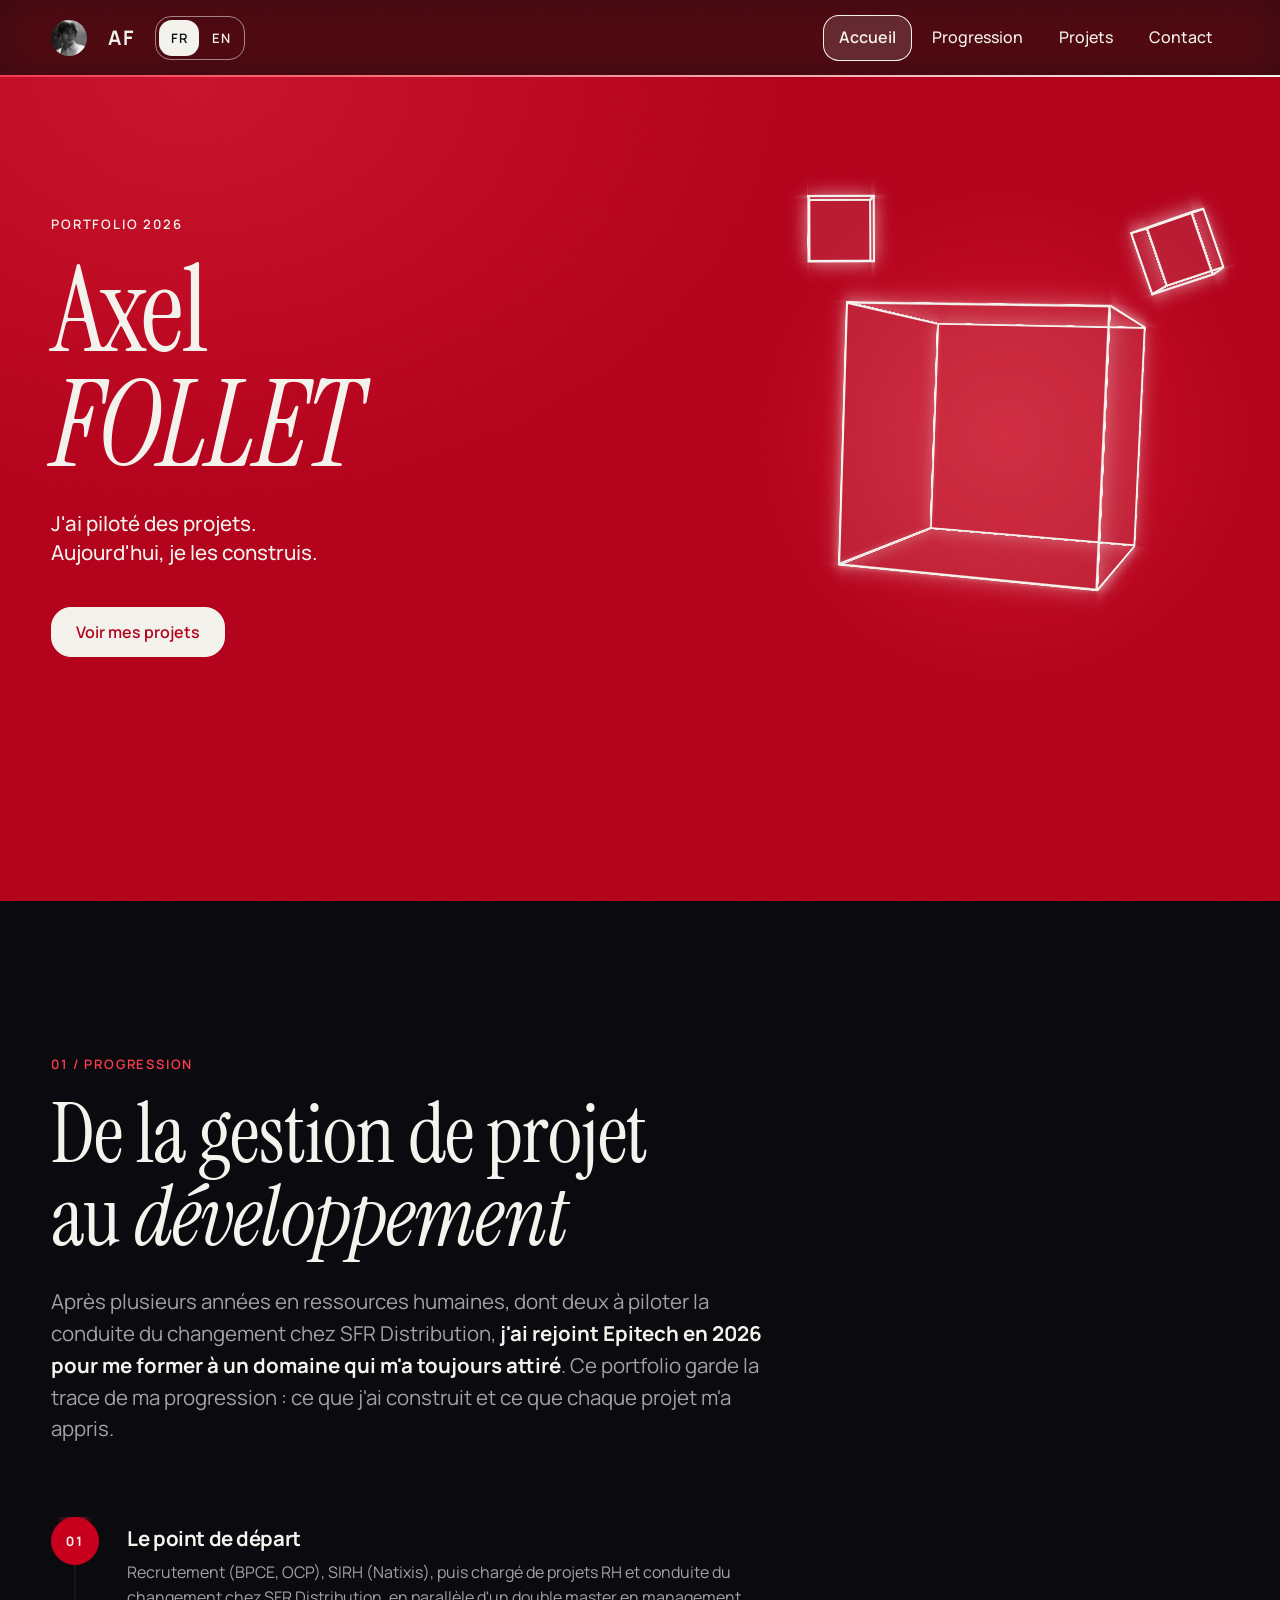
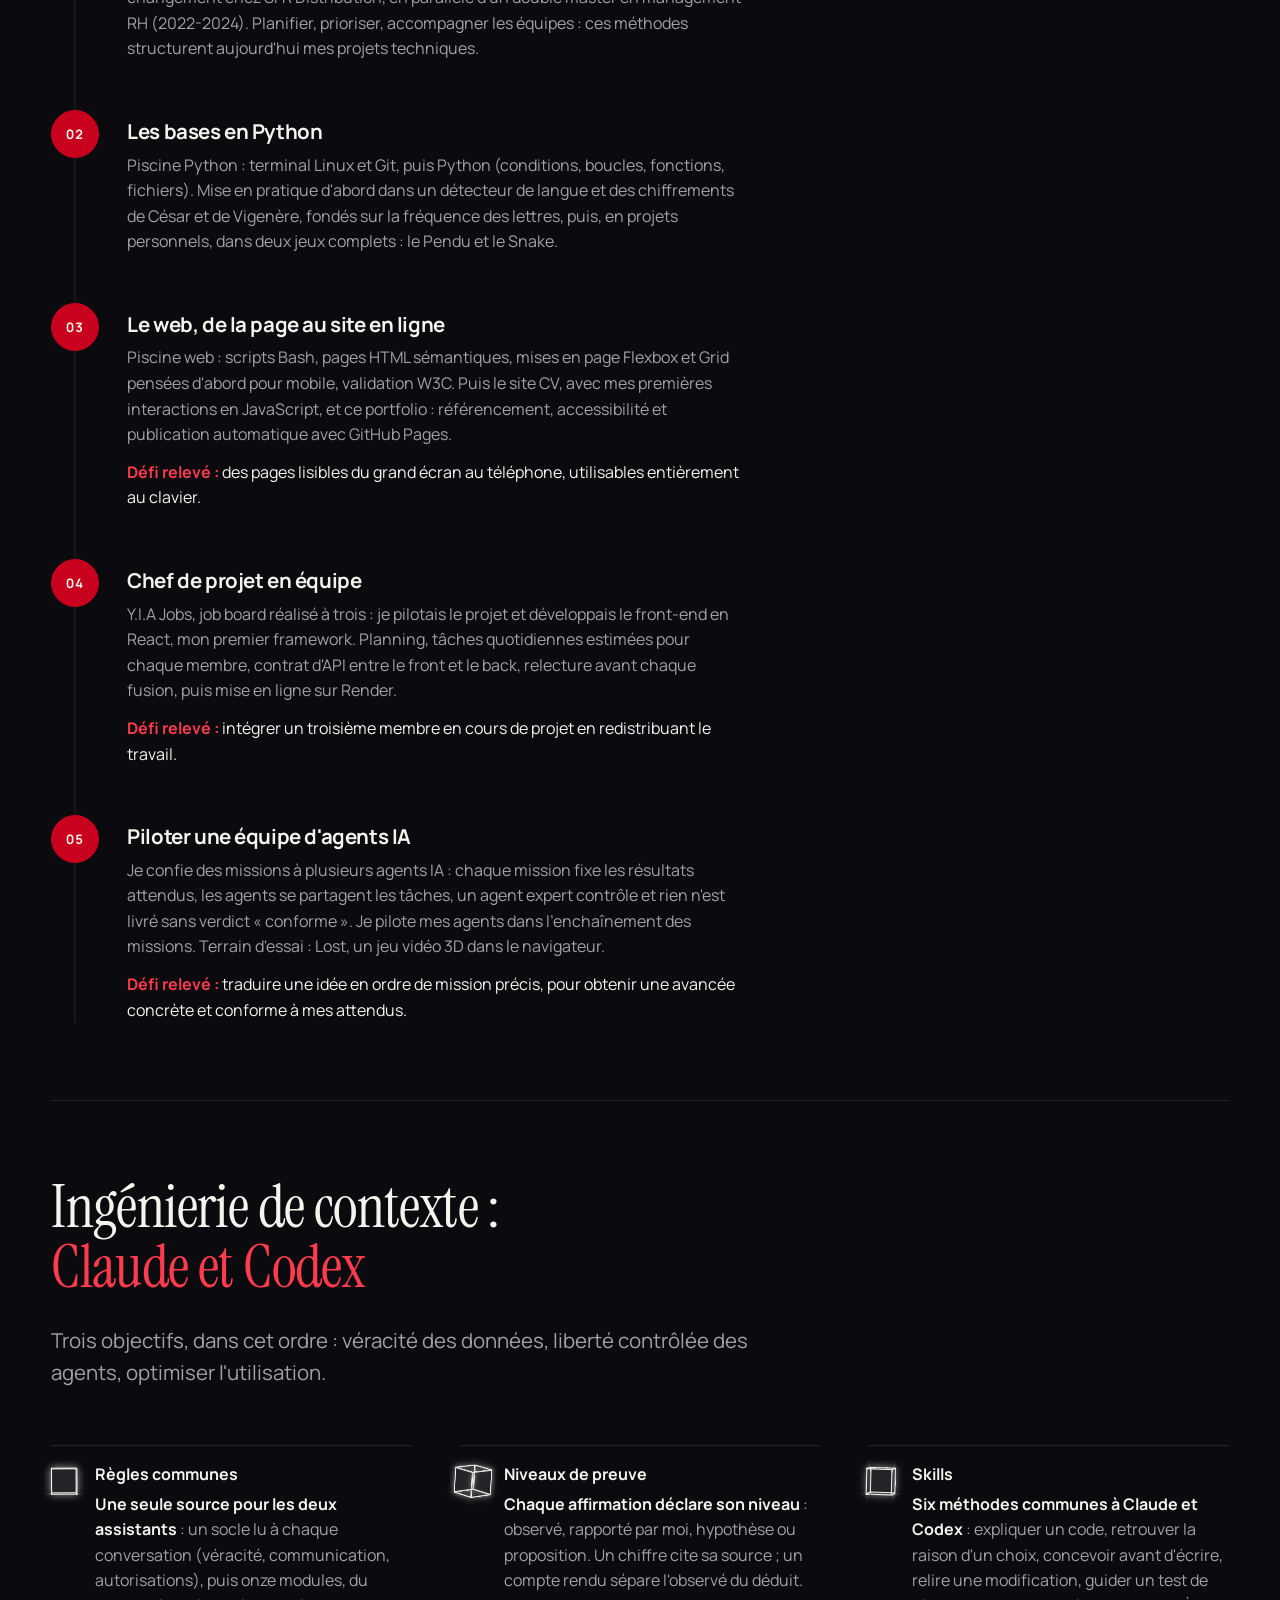
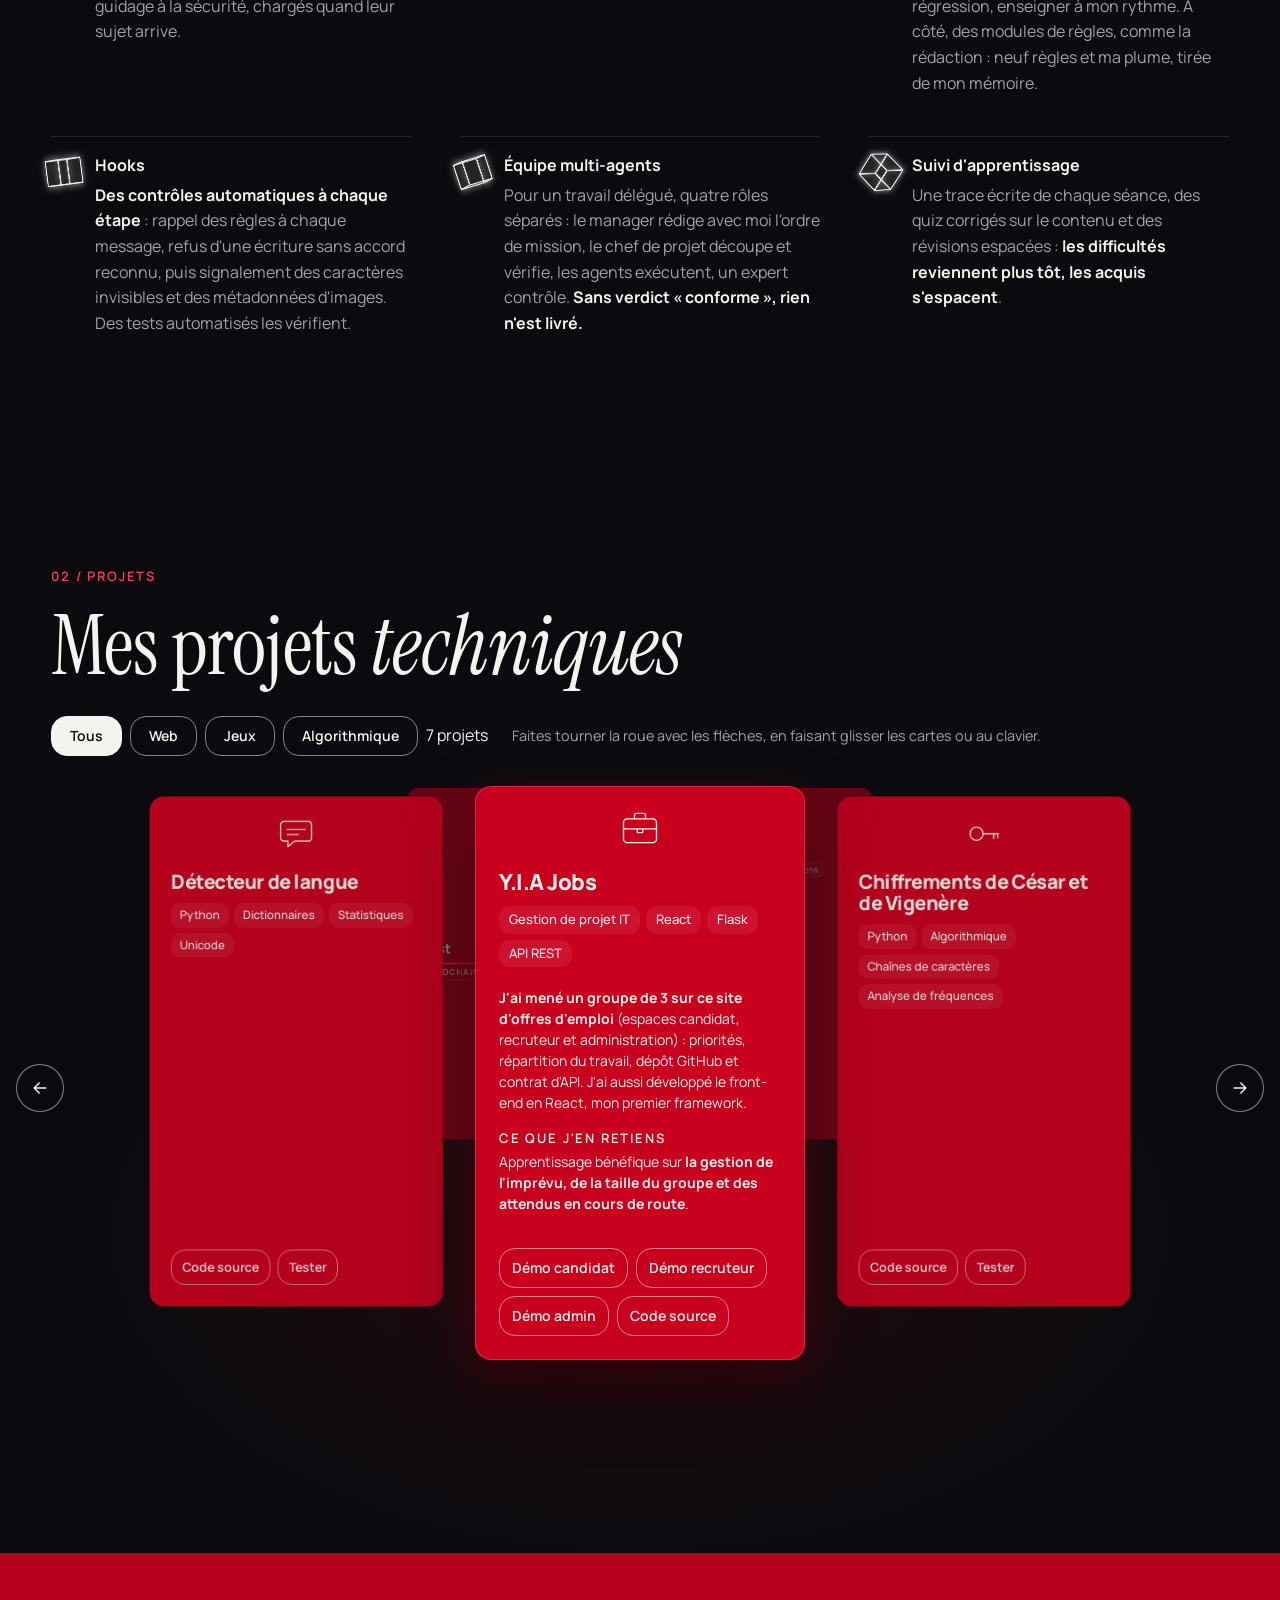
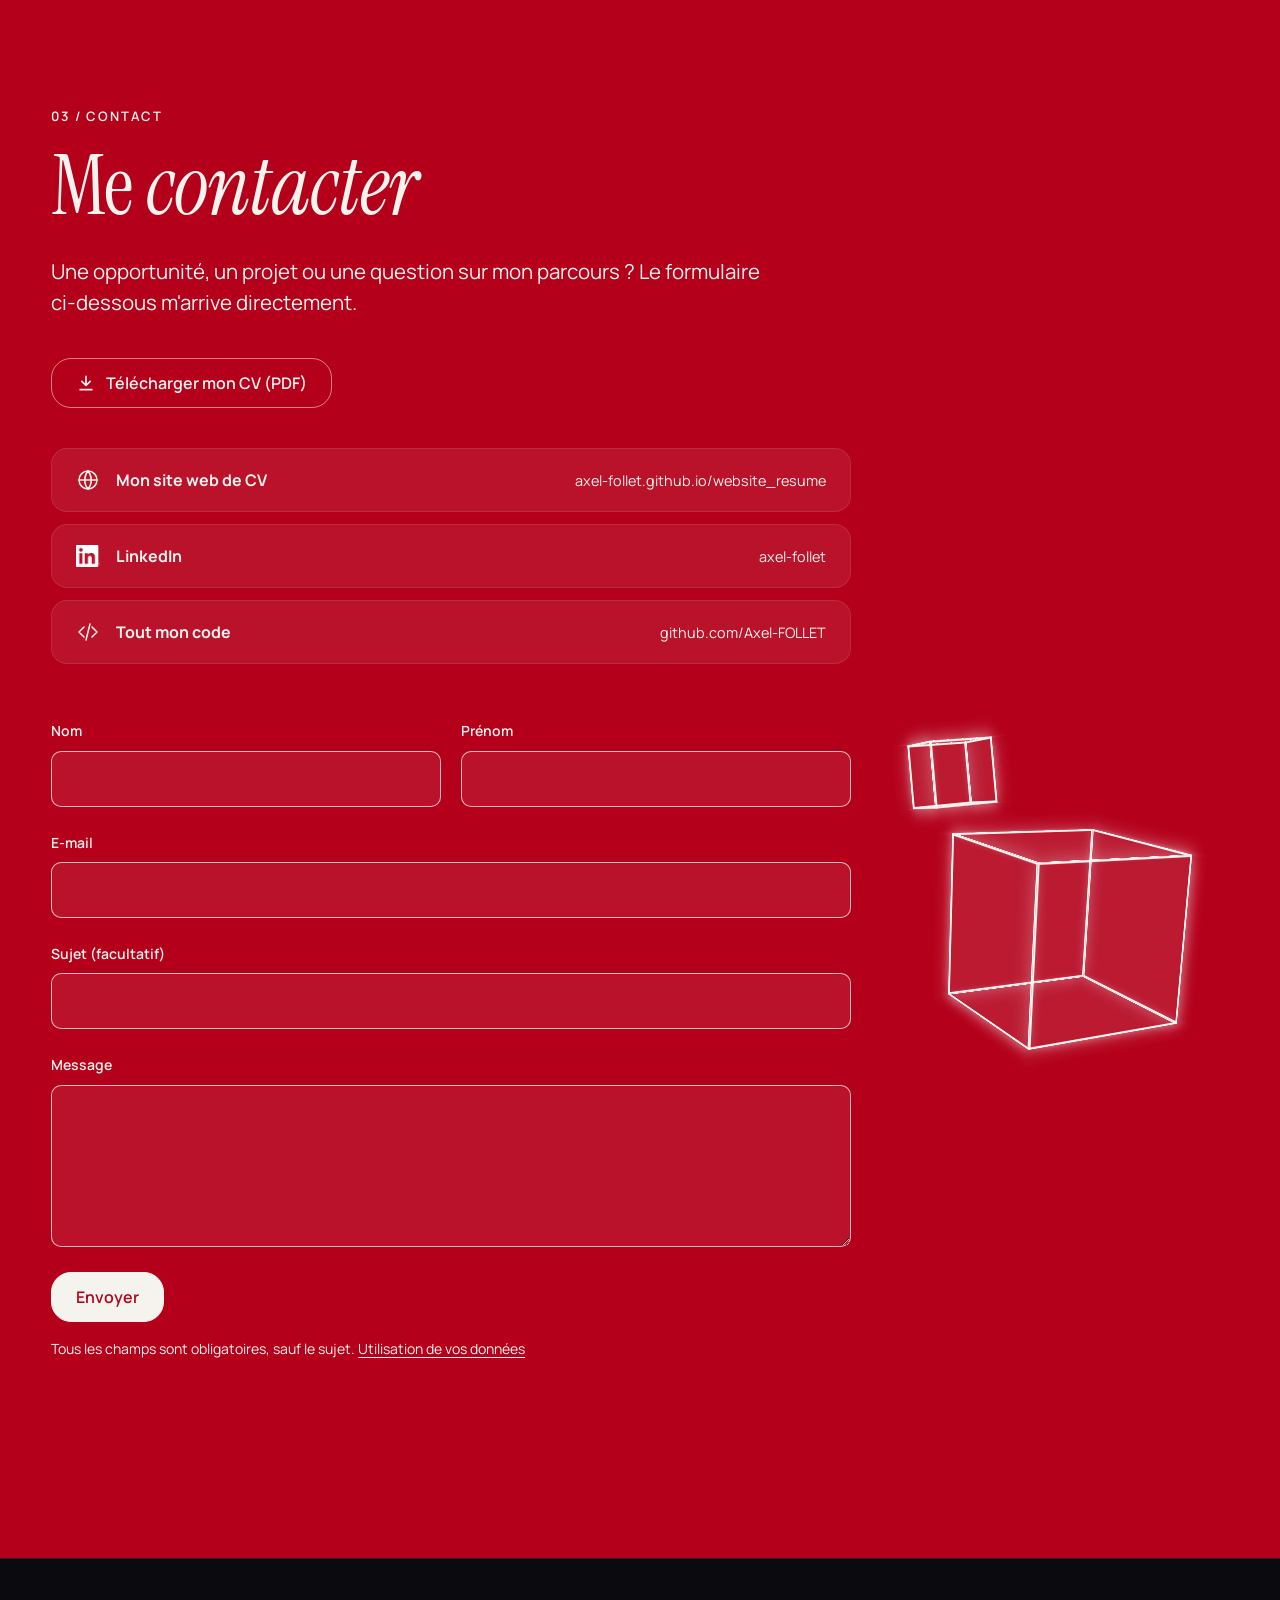
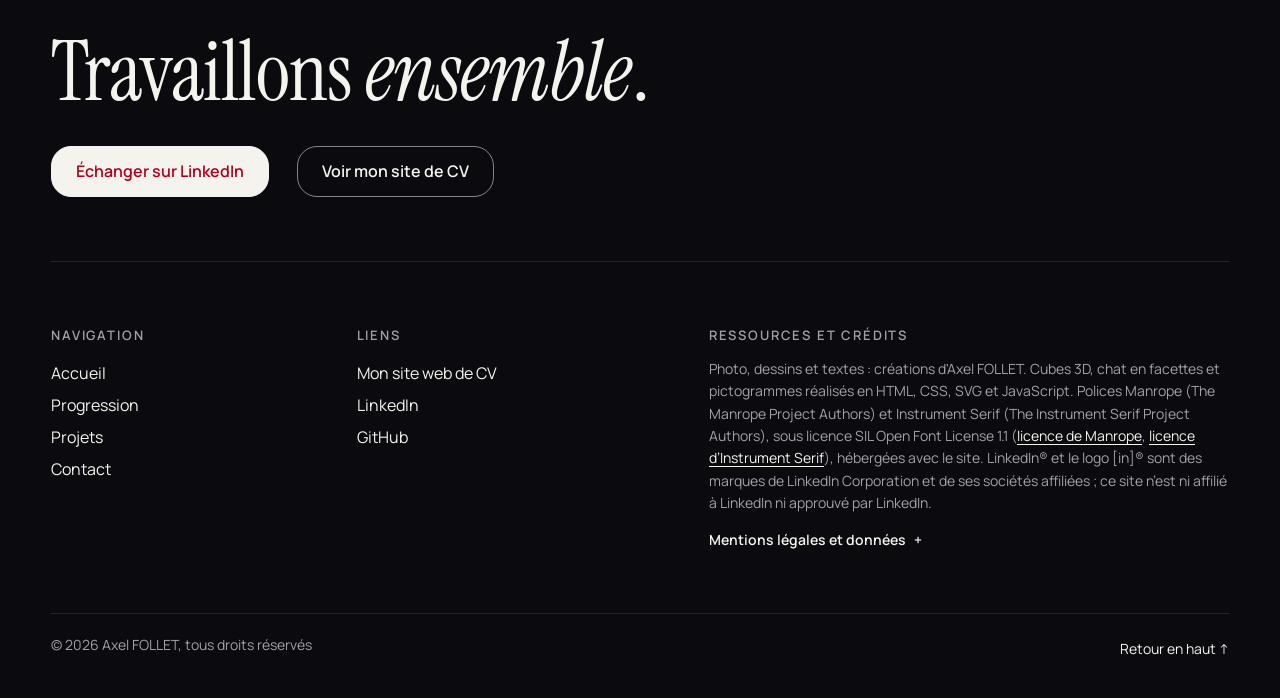
<file: index.html>
<!doctype html>
<html lang="fr">

<head>
    <meta charset="UTF-8">
    <meta name="viewport" content="width=device-width, initial-scale=1.0">

    <title>Axel FOLLET — Chargé de projets IT | Portfolio</title>
    <meta name="description" content="Portfolio d'Axel FOLLET : parcours et progression, projets web, Python et IA, du pilotage de projets RH à l'informatique.">
    <meta name="author" content="Axel FOLLET">
    <link rel="icon" href="assets/images/favicon.svg?v=dc02d7f3fc6c" type="image/svg+xml">

    <!-- Référencement : page canonique et version dans l'autre langue -->
    <link rel="canonical" href="https://axel-follet.github.io/portfolio/index.html">
    <link rel="alternate" hreflang="fr" href="https://axel-follet.github.io/portfolio/index.html">
    <link rel="alternate" hreflang="en" href="https://axel-follet.github.io/portfolio/index-en.html">
    <link rel="alternate" hreflang="x-default" href="https://axel-follet.github.io/portfolio/index.html">

    <!-- Aperçu lors du partage du lien -->
    <meta property="og:type" content="website">
    <meta property="og:locale" content="fr_FR">
    <meta property="og:locale:alternate" content="en_GB">
    <meta property="og:title" content="Axel FOLLET — Chargé de projets IT | Portfolio">
    <meta property="og:description" content="Portfolio d'Axel FOLLET : parcours et progression, projets web, Python et IA, du pilotage de projets RH à l'informatique.">
    <meta property="og:url" content="https://axel-follet.github.io/portfolio/index.html">
    <meta property="og:image" content="https://axel-follet.github.io/portfolio/assets/images/share.png">
    <meta property="og:image:width" content="1200">
    <meta property="og:image:height" content="630">
    <meta property="og:image:alt" content="Portfolio d'Axel FOLLET : J'ai piloté des projets. Aujourd'hui, je les construis.">
    <meta name="twitter:card" content="summary_large_image">

    <!-- Police chargée dès le début : le texte s'affiche sans changer de police -->
    <link rel="preload" href="assets/fonts/manrope-latin.woff2" as="font" type="font/woff2" crossorigin>
    <!-- Serif des grands titres, romain et italique : le nom de l'accueil s'affiche sans passer par Georgia -->
    <link rel="preload" href="assets/fonts/instrument-serif-latin.woff2" as="font" type="font/woff2" crossorigin>
    <link rel="preload" href="assets/fonts/instrument-serif-italic-latin.woff2" as="font" type="font/woff2" crossorigin>

    <!-- Versions CSS : recharge les styles modifiés après publication. -->
    <link rel="stylesheet" href="css/base.css?v=d1f69494ddc3">
    <link rel="stylesheet" href="css/navigation.css?v=4f47cea82c11">
    <link rel="stylesheet" href="css/sections.css?v=2d1322511799">
    <link rel="stylesheet" href="css/buttons.css?v=2108940d7dfb">
    <link rel="stylesheet" href="css/home.css?v=7c12b2112122">
    <link rel="stylesheet" href="css/cubes.css?v=cde2ce89c339">
    <link rel="stylesheet" href="css/projects.css?v=0acd8c2ef261">
    <link rel="stylesheet" href="css/career.css?v=209ff55b0b99">
    <link rel="stylesheet" href="css/contact.css?v=0973b22945d8">
    <link rel="stylesheet" href="css/footer.css?v=bb28efed03ab">
    <link rel="stylesheet" href="css/responsive.css?v=82742423eae5">
    <link rel="stylesheet" href="css/human-check.css?v=85e4238a79c0">
    <link rel="stylesheet" href="css/motion.css?v=e09e3f2f2d51">
    <link rel="stylesheet" href="css/scroll.css?v=99ecfadeca1c">
    <!-- blocking="render" : la page ne s'affiche qu'une fois le script exécuté, cubes compris.
         Le fondu entre pages part ainsi d'une page complète au lieu de la voir se construire. -->
    <!-- Modules importés par main.js, demandés tous ensemble : sans cette liste, le navigateur les découvre
         niveau par niveau (main.js, puis ses imports, puis les leurs) et l'affichage attend d'autant plus. -->
    <link rel="modulepreload" href="js/modules/navigation.js">
    <link rel="modulepreload" href="js/modules/navigation-menu.js">
    <link rel="modulepreload" href="js/modules/reveal.js">
    <link rel="modulepreload" href="js/modules/motion.js">
    <link rel="modulepreload" href="js/modules/contact.js">
    <link rel="modulepreload" href="js/modules/human-check.js">
    <link rel="modulepreload" href="js/modules/cubes/init-cubes.js">
    <link rel="modulepreload" href="js/modules/cubes/create-cube.js">
    <link rel="modulepreload" href="js/modules/cubes/update-cube.js">
    <link rel="modulepreload" href="js/modules/cubes/drag-cube.js">
    <link rel="modulepreload" href="js/modules/cat.js">
    <link rel="modulepreload" href="js/modules/timeline.js">
    <link rel="modulepreload" href="js/modules/scroll-motion.js">
    <link rel="modulepreload" href="js/modules/project-showcase.js">
    <link rel="modulepreload" href="js/modules/project-filter.js">
    <link rel="modulepreload" href="js/modules/project-demos.js">
    <link rel="modulepreload" href="js/tools/language-detector.js">
    <link rel="modulepreload" href="js/tools/ciphers.js">
    <link rel="modulepreload" href="js/tools/letter-frequencies.js">
    <script type="module" src="js/main.js" blocking="render"></script>
    <script type="application/ld+json">
    {
        "@context": "https://schema.org",
        "@type": "Person",
        "name": "Axel FOLLET",
        "jobTitle": "Chargé de projets IT",
        "url": "https://axel-follet.github.io/portfolio/index.html",
        "sameAs": ["https://www.linkedin.com/in/axel-follet/", "https://github.com/Axel-FOLLET"]
    }
    </script>
</head>

<body class="page" id="top">

    <!-- Lien pour aller directement au contenu (clavier) -->
    <a class="skip-link" href="#main">Aller au contenu</a>


    <!-- -------------------- NAVIGATION -------------------- -->

    <header class="header">

        <nav class="header__nav" aria-label="Navigation principale">

            <button
                class="header__toggle"
                id="menu-toggle"
                type="button"
                aria-label="Ouvrir le menu de navigation"
                aria-expanded="false"
                aria-controls="menu-links"
            >
                <span class="header__toggle-icon" aria-hidden="true"><span></span><span></span><span></span></span>
            </button>

            <!-- Identité : photo + initiales + choix langue -->
            <div class="header__identity">

                <span class="header__avatar">
                    <img
                        class="header__photo"
                        src="assets/images/profile-small.png"
                        alt="Photo de profil d'Axel FOLLET" width="80" height="80"
                    >
                </span>

                <a class="header__logo" href="#top">AF</a>

                <!-- Le lien de langue garde la section affichée (navigation.js) -->
                <div class="language-switch" role="group" aria-label="Choisir la langue">
                    <span class="language-switch__option language-switch__option--active" lang="fr" aria-current="true">FR</span>
                    <a class="language-switch__option" href="index-en.html" hreflang="en" lang="en" aria-label="English">EN</a>
                </div>

            </div>


            <!-- Liens vers les sections de la page ; navigation.js marque la section affichée -->
            <span class="header__current">Accueil</span>
            <ul class="header__links" id="menu-links">
                <li>
                    <a class="header__link" href="#home" aria-current="true">Accueil</a>
                </li>
                <li>
                    <a class="header__link" href="#progression">Progression</a>
                </li>
                <li>
                    <a class="header__link" href="#projects">Projets</a>
                </li>
                <li>
                    <a class="header__link" href="#contact">Contact</a>
                </li>
            </ul>

        </nav>

    </header>


    <!-- -------------------- CONTENU PRINCIPAL -------------------- -->

    <main id="main">

        <!-- -------------------- ACCUEIL (rouge) -------------------- -->

        <section class="hero" id="home">

            <div class="hero__text">

                <p class="section__eyebrow">Portfolio 2026</p>

                <h1 class="hero__title">
                    Axel<br>
                    <em>FOLLET</em>
                </h1>

                <!-- Phrase d'accroche -->
                <p class="hero__catchphrase">
                    J'ai piloté des projets. Aujourd'hui, je les construis.
                </p>

                <div class="button-group">
                    <a class="button button--primary" href="#projects">Voir mes projets</a>
                </div>

            </div>


            <!-- Cubes décoratifs : on peut les faire tourner à la souris ou au doigt, ils restent hors du parcours clavier -->
            <div class="hero__visual" aria-hidden="true">
                <span class="cube cube--huge cube--white cube--hero" data-speed="14" data-phase="60"></span>
                <span class="cube cube--small cube--white cube--pos-1" data-speed="21" data-phase="70"></span>
                <span class="cube cube--small cube--white cube--pos-2" data-speed="18" data-phase="150"></span>
            </div>

        </section>


        <!-- -------------------- PROGRESSION (quasi-noir) -------------------- -->

        <section class="section section--dark" id="progression" aria-labelledby="progression-title">

            <p class="section__eyebrow">01 / Progression</p>

            <h2 class="section__title" id="progression-title">De la gestion de projet au <em>développement</em></h2>

            <p class="section__intro">
                Après plusieurs années en ressources humaines, dont deux à piloter la conduite du changement chez SFR Distribution, <strong>j'ai rejoint Epitech en 2026 pour me former à un domaine qui m'a toujours attiré</strong>. Ce portfolio garde la trace de ma progression&nbsp;: ce que j'ai construit et ce que chaque projet m'a appris.
            </p>

            <ol class="timeline">
                <li class="timeline__step">
                    <span class="timeline__number" aria-hidden="true">01</span>
                    <div class="timeline__content">
                        <h3 class="timeline__title">Le point de départ</h3>
                        <p class="timeline__text">Recrutement (BPCE, OCP), SIRH (Natixis), puis chargé de projets RH et conduite du changement chez SFR Distribution, en parallèle d'un double master en management RH (2022-2024). Planifier, prioriser, accompagner les équipes&nbsp;: ces méthodes structurent aujourd'hui mes projets techniques.</p>
                    </div>
                </li>
                <li class="timeline__step">
                    <span class="timeline__number" aria-hidden="true">02</span>
                    <div class="timeline__content">
                        <h3 class="timeline__title">Les bases en Python</h3>
                        <p class="timeline__text">Piscine Python&nbsp;: terminal Linux et Git, puis Python (conditions, boucles, fonctions, fichiers). Mise en pratique d'abord dans un détecteur de langue et des chiffrements de César et de Vigenère, fondés sur la fréquence des lettres, puis, en projets personnels, dans deux jeux complets&nbsp;: le Pendu et le Snake.</p>
                    </div>
                </li>
                <li class="timeline__step">
                    <span class="timeline__number" aria-hidden="true">03</span>
                    <div class="timeline__content">
                        <h3 class="timeline__title">Le web, de la page au site en ligne</h3>
                        <p class="timeline__text">Piscine web&nbsp;: scripts Bash, pages HTML sémantiques, mises en page Flexbox et Grid pensées d'abord pour mobile, validation W3C. Puis le site CV, avec mes premières interactions en JavaScript, et ce portfolio&nbsp;: référencement, accessibilité et publication automatique avec GitHub Pages.</p>
                        <p class="timeline__challenge"><strong>Défi relevé&nbsp;:</strong> des pages lisibles du grand écran au téléphone, utilisables entièrement au clavier.</p>
                    </div>
                </li>
                <li class="timeline__step">
                    <span class="timeline__number" aria-hidden="true">04</span>
                    <div class="timeline__content">
                        <h3 class="timeline__title">Chef de projet en équipe</h3>
                        <p class="timeline__text">Y.I.A Jobs, job board réalisé à trois&nbsp;: je pilotais le projet et développais le front-end en React, mon premier framework. Planning, tâches quotidiennes estimées pour chaque membre, contrat d'API entre le front et le back, relecture avant chaque fusion, puis mise en ligne sur Render.</p>
                        <p class="timeline__challenge"><strong>Défi relevé&nbsp;:</strong> intégrer un troisième membre en cours de projet en redistribuant le travail.</p>
                    </div>
                </li>
                <li class="timeline__step">
                    <span class="timeline__number" aria-hidden="true">05</span>
                    <div class="timeline__content">
                        <h3 class="timeline__title">Piloter une équipe d'agents IA</h3>
                        <p class="timeline__text">Je confie des missions à plusieurs agents IA&nbsp;: chaque mission fixe les résultats attendus, les agents se partagent les tâches, un agent expert contrôle et rien n'est livré sans verdict «&nbsp;conforme&nbsp;». Je pilote mes agents dans l'enchaînement des missions. Terrain d'essai&nbsp;: Lost, un jeu vidéo 3D dans le navigateur.</p>
                        <p class="timeline__challenge"><strong>Défi relevé&nbsp;:</strong> traduire une idée en ordre de mission précis, pour obtenir une avancée concrète et conforme à mes attendus.</p>
                    </div>
                </li>
            </ol>


            <!-- Méthode de travail : ce qui a été mis en place avec les assistants IA -->
            <div class="method">

                <div class="method__head">

                    <div class="method__lead">

                        <h3 class="method__title">Ingénierie de contexte&nbsp;: <span class="method__accent">Claude et Codex</span></h3>

                        <p class="section__intro">
                            Trois objectifs, dans cet ordre&nbsp;: véracité des données, liberté contrôlée des agents, optimiser l'utilisation.
                        </p>

                    </div>

                </div>

                <!-- Chaque pratique est une brique : un petit cube blanc la signale, il se fait tourner comme les autres -->
                <ul class="method__list">
                    <li class="method__item">
                        <span class="cube cube--tiny cube--white" aria-hidden="true" data-speed="10" data-phase="0"></span>
                        <h4 class="method__name">Règles communes</h4>
                        <p class="method__text"><strong>Une seule source pour les deux assistants</strong>&nbsp;: un socle lu à chaque conversation (véracité, communication, autorisations), puis onze modules, du guidage à la sécurité, chargés quand leur sujet arrive.</p>
                    </li>
                    <li class="method__item">
                        <span class="cube cube--tiny cube--white" aria-hidden="true" data-speed="11" data-phase="40"></span>
                        <h4 class="method__name">Niveaux de preuve</h4>
                        <p class="method__text"><strong>Chaque affirmation déclare son niveau</strong>&nbsp;: observé, rapporté par moi, hypothèse ou proposition. Un chiffre cite sa source&nbsp;; un compte rendu sépare l'observé du déduit.</p>
                    </li>
                    <li class="method__item">
                        <span class="cube cube--tiny cube--white" aria-hidden="true" data-speed="12" data-phase="80"></span>
                        <h4 class="method__name">Skills</h4>
                        <p class="method__text"><strong>Six méthodes communes à Claude et Codex</strong>&nbsp;: expliquer un code, retrouver la raison d'un choix, concevoir avant d'écrire, relire une modification, guider un test de régression, enseigner à mon rythme. À côté, des modules de règles, comme la rédaction&nbsp;: neuf règles et ma plume, tirée de mon mémoire.</p>
                    </li>
                    <li class="method__item">
                        <span class="cube cube--tiny cube--white" aria-hidden="true" data-speed="10" data-phase="120"></span>
                        <h4 class="method__name">Hooks</h4>
                        <p class="method__text"><strong>Des contrôles automatiques à chaque étape</strong>&nbsp;: rappel des règles à chaque message, refus d'une écriture sans accord reconnu, puis signalement des caractères invisibles et des métadonnées d'images. Des tests automatisés les vérifient.</p>
                    </li>
                    <li class="method__item">
                        <span class="cube cube--tiny cube--white" aria-hidden="true" data-speed="11" data-phase="160"></span>
                        <h4 class="method__name">Équipe multi-agents</h4>
                        <p class="method__text">Pour un travail délégué, quatre rôles séparés&nbsp;: le manager rédige avec moi l'ordre de mission, le chef de projet découpe et vérifie, les agents exécutent, un expert contrôle. <strong>Sans verdict «&nbsp;conforme&nbsp;», rien n'est livré.</strong></p>
                    </li>
                    <li class="method__item">
                        <span class="cube cube--tiny cube--white" aria-hidden="true" data-speed="12" data-phase="320"></span>
                        <h4 class="method__name">Suivi d'apprentissage</h4>
                        <p class="method__text">Une trace écrite de chaque séance, des quiz corrigés sur le contenu et des révisions espacées&nbsp;: <strong>les difficultés reviennent plus tôt, les acquis s'espacent</strong>.</p>
                    </li>
                </ul>

            </div>

        </section>


        <!-- -------------------- PROJETS (quasi-noir, cartes rouges) -------------------- -->

        <section class="section section--dark" id="projects" aria-labelledby="projects-title">

            <p class="section__eyebrow">02 / Projets</p>

            <h2 class="section__title" id="projects-title">Mes projets <em>techniques</em></h2>


            <div class="showcase" data-label-prev="Projet précédent" data-label-next="Projet suivant" data-label-hint="Faites tourner la roue avec les flèches, en faisant glisser les cartes ou au clavier." data-label-hint-touch="Balayez pour faire tourner la roue des projets">

                <!-- Flèches, consigne et filtres ajoutés par project-showcase.js ; sans script, les cartes restent dans une bande qui défile. -->

                <!--
                    POUR AJOUTER UN PROJET : copier un bloc <article class="project-card"> à sa place dans la roue.
                    data-domain range la carte dans un ou plusieurs domaines (web, games, algorithms)&nbsp;:
                    project-filter.js en tire les filtres. Le récit (project-card__story) s'affiche sur la carte du centre.
                    data-slug, identique en français et en anglais, donne l'adresse de la carte : index.html#projects/snake.
                -->
                <div class="showcase__track" role="region" aria-label="Projets">

                    <article class="project-card" data-slug="yia-jobs" data-domain="web" data-hover="cursor">

                        <div class="project-card__main">

                            <div class="project-card__media">
                                <!-- Pictogramme : mallette -->
                                <svg class="project-card__icon" viewBox="0 0 48 48" aria-hidden="true">
                                    <rect x="6" y="14" width="36" height="26" rx="4"/>
                                    <path d="M18 14v-4a2 2 0 0 1 2-2h8a2 2 0 0 1 2 2v4M6 25h36M21 25v4h6v-4"/>
                                </svg>
                            </div>

                            <div class="project-card__body">

                                <h3 class="project-card__title">Y.I.A Jobs</h3>

                                <ul class="project-card__tags" aria-label="Compétences et technologies">
                                    <li class="tag">Gestion de projet IT</li>
                                    <li class="tag">React</li>
                                    <li class="tag">Flask</li>
                                    <li class="tag">API REST</li>
                                </ul>

                                <div class="project-card__story">
                                    <p class="project-card__text"><strong>J'ai mené un groupe de 3 sur ce site d'offres d'emploi</strong> (espaces candidat, recruteur et administration)&nbsp;: priorités, répartition du travail, dépôt GitHub et contrat d'API. J'ai aussi développé le front-end en React, mon premier framework.</p>
                                    <p class="project-card__label">Ce que j'en retiens</p>
                                    <p class="project-card__text">Apprentissage bénéfique sur <strong>la gestion de l'imprévu, de la taille du groupe et des attendus en cours de route</strong>.</p>
                                </div>

                                <div class="project-card__actions">
                                    <a class="button" href="https://yia-jobs.onrender.com/api/demo/login?role=candidat&amp;lang=fr" target="_blank" rel="noopener noreferrer">Démo candidat</a>
                                    <a class="button" href="https://yia-jobs.onrender.com/api/demo/login?role=recruteur&amp;lang=fr" target="_blank" rel="noopener noreferrer">Démo recruteur</a>
                                    <a class="button" href="https://yia-jobs.onrender.com/api/demo/login?role=admin&amp;lang=fr" target="_blank" rel="noopener noreferrer">Démo admin</a>
                                    <a class="button" href="https://github.com/Axel-FOLLET/jobBoard" target="_blank" rel="noopener noreferrer">Code source</a>
                                </div>

                            </div>

                        </div>

                    </article>

                    <article class="project-card" data-slug="cesar-vigenere" data-domain="algorithms" data-hover="cipher">

                        <div class="project-card__main">

                            <div class="project-card__media">
                                <!-- Pictogramme : clé -->
                                <svg class="project-card__icon" viewBox="0 0 48 48" aria-hidden="true">
                                    <circle cx="15" cy="24" r="8"/>
                                    <path d="M23 24h19M36 24v6M41 24v5"/>
                                </svg>
                            </div>

                            <div class="project-card__body">

                                <h3 class="project-card__title">Chiffrements de <span data-cipher>César</span> et de <span data-cipher data-cipher-vigenere="EPITECH" data-cipher-off>Vigenère</span></h3>

                                <ul class="project-card__tags" aria-label="Compétences et technologies">
                                    <li class="tag">Python</li>
                                    <li class="tag">Algorithmique</li>
                                    <li class="tag">Chaînes de caractères</li>
                                    <li class="tag">Analyse de fréquences</li>
                                </ul>

                                <div class="project-card__story">
                                    <p class="project-card__text">Exercice de la piscine Python&nbsp;: chiffrer et déchiffrer avec César (décalage fixe) et Vigenère (décalage donné par un mot-clé), puis <strong>retrouver seul la clé d'un César</strong>.</p>
                                    <p class="project-card__label">Ce que j'en retiens</p>
                                    <p class="project-card__text">Le modulo fait boucler l'alphabet et une seule fonction sert à chiffrer et à déchiffrer. Pour casser César, <strong>j'essaie les 26 clés et garde le texte le plus proche du français</strong>, comme dans le détecteur de langue.</p>
                                </div>

                                <div class="project-card__actions">
                                    <a class="button" href="https://github.com/Axel-FOLLET/Axou/tree/main/03_algorithms/chiffrement" target="_blank" rel="noopener noreferrer">Code source</a>
                                    <button class="button project-card__toggle" type="button" aria-expanded="false" aria-controls="demo-cipher" data-label-open="Tester" data-label-close="Masquer la démo">Tester</button>
                                </div>

                            </div>

                        </div>

                        <!-- Démo : project-demos.js recalcule le résultat à chaque saisie -->
                        <div class="project-card__stage demo demo--cipher" id="demo-cipher" hidden>

                            <div class="form__row">
                                <div class="form__field">
                                    <label class="form__label" for="cipher-method">Méthode</label>
                                    <select class="form__input demo__select" id="cipher-method" data-cipher-method>
                                        <option value="caesar">César</option>
                                        <option value="vigenere">Vigenère</option>
                                    </select>
                                </div>
                                <div class="form__field">
                                    <label class="form__label" for="cipher-direction">Opération</label>
                                    <select class="form__input demo__select" id="cipher-direction" data-cipher-direction>
                                        <option value="1">Chiffrer</option>
                                        <option value="-1">Déchiffrer</option>
                                    </select>
                                </div>
                                <div class="form__field">
                                    <label class="form__label" for="cipher-key">Clé</label>
                                    <input class="form__input" id="cipher-key" type="text" value="3" autocomplete="off" spellcheck="false" aria-describedby="cipher-key-hint cipher-key-error" data-cipher-key>
                                    <p class="demo__hint" id="cipher-key-hint" data-cipher-hint></p>
                                    <p class="form__error" id="cipher-key-error" aria-live="polite" data-cipher-error></p>
                                </div>
                            </div>

                            <div class="form__field">
                                <label class="form__label" for="cipher-text">Texte</label>
                                <textarea class="form__input form__input--area demo__input" id="cipher-text" rows="3">Rendez-vous demain à la bibliothèque, près de la fenêtre.</textarea>
                            </div>

                            <div class="form__field">
                                <label class="form__label" for="cipher-result">Résultat</label>
                                <output class="demo__output" id="cipher-result" for="cipher-method cipher-direction cipher-key cipher-text"></output>
                            </div>

                            <p class="demo__note" id="cipher-message" aria-live="polite"></p>

                            <div class="demo__actions">
                                <button class="button" type="button" data-cipher-swap>Repartir du résultat</button>
                                <button class="button" type="button" data-cipher-crack hidden>Trouver la clé</button>
                            </div>

                        </div>

                    </article>

                    <article class="project-card" data-slug="snake" data-domain="games" data-hover="snake">

                        <div class="project-card__main">

                            <div class="project-card__media">
                                <!-- Pictogramme : serpent en cases et sa pomme -->
                                <svg class="project-card__icon" viewBox="0 0 48 48" aria-hidden="true">
                                    <path d="M5 29h24v-16h8v8"/>
                                    <path d="M5 37h32v-8"/>
                                    <path d="M5 29v8M13 29v8M21 29v8M29 21h8M29 13v16"/>
                                    <path d="M33 16.5h.01"/>
                                    <circle cx="14" cy="15" r="4"/>
                                    <path d="M14 11c0-2 1-3 3-3.5"/>
                                </svg>
                            </div>

                            <div class="project-card__body">

                                <h3 class="project-card__title">Jeu du Snake</h3>

                                <ul class="project-card__tags" aria-label="Compétences et technologies">
                                    <li class="tag">Python</li>
                                    <li class="tag">Pygame</li>
                                    <li class="tag">Collisions</li>
                                    <li class="tag">Organisation en modules</li>
                                </ul>

                                <div class="project-card__story">
                                    <p class="project-card__text"><strong>Un Snake complet, en projet personnel après le Pendu</strong>&nbsp;: déplacements au clavier, collisions, pommes, score et effets visuels. La version jouable ici est adaptée en JavaScript.</p>
                                    <p class="project-card__label">Ce que j'en retiens</p>
                                    <p class="project-card__text"><strong>Le temps réel impose de séparer la boucle de jeu, l'affichage et les règles</strong>. Découpé en modules (serpent, pomme, collisions, score), le code se corrige règle par règle, sans toucher au reste.</p>
                                </div>

                                <div class="project-card__actions">
                                    <a class="button" href="https://github.com/Axel-FOLLET/Axou/tree/main/02_games/jeu_du_snake" target="_blank" rel="noopener noreferrer">Code source</a>
                                    <button class="button project-card__toggle project-card__toggle--game" type="button" aria-expanded="false" aria-controls="stage-snake" data-label-open="Jouer" data-label-close="Fermer le jeu">Jouer</button>
                                </div>

                            </div>

                        </div>

                        <!-- Jeu : project-showcase.js charge games/snake.html dans cet espace à l'ouverture et le décharge à la fermeture. -->
                        <div class="project-card__stage project-card__stage--game" id="stage-snake" data-game="snake" data-game-title="Jeu du Snake jouable" hidden></div>

                    </article>

                    <article class="project-card" data-slug="pendu" data-domain="games" data-hover="hangman">

                        <div class="project-card__main">

                            <div class="project-card__media">
                                <!-- Pictogramme : potence et pendu -->
                                <svg class="project-card__icon" viewBox="0 0 48 48" aria-hidden="true">
                                    <path d="M6 43h22M13 43V5h20v6"/>
                                    <circle cx="33" cy="15" r="4"/>
                                    <path d="M33 19v11M33 22l-5 5M33 22l5 5M33 30l-4 8M33 30l4 8"/>
                                </svg>
                            </div>

                            <div class="project-card__body">

                                <h3 class="project-card__title">Jeu du Pendu</h3>

                                <ul class="project-card__tags" aria-label="Compétences et technologies">
                                    <li class="tag">Python</li>
                                    <li class="tag">Pygame</li>
                                    <li class="tag">Fonctions</li>
                                    <li class="tag">Lecture de fichiers</li>
                                </ul>

                                <div class="project-card__story">
                                    <p class="project-card__text"><strong>Mon premier projet personnel et mon premier programme complet</strong>&nbsp;: tirage d'un mot, saisie des lettres, gestion des erreurs et sauvegarde du meilleur score.</p>
                                    <p class="project-card__label">Ce que j'en retiens</p>
                                    <p class="project-card__text">Lire des mots dans un fichier et anticiper les saisies invalides. <strong>Je l'ai repris une fois Pygame maîtrisé</strong> pour en faire un jeu concret, avec une vraie interface graphique.</p>
                                </div>

                                <div class="project-card__actions">
                                    <a class="button" href="https://github.com/Axel-FOLLET/Axou/tree/main/02_games/jeu_du_pendu" target="_blank" rel="noopener noreferrer">Code source</a>
                                    <button class="button project-card__toggle project-card__toggle--game" type="button" aria-expanded="false" aria-controls="stage-pendu" data-label-open="Jouer" data-label-close="Fermer le jeu">Jouer</button>
                                </div>

                            </div>

                        </div>

                        <div class="project-card__stage project-card__stage--game" id="stage-pendu" data-game="pendu" data-game-title="Jeu du Pendu jouable" hidden></div>

                    </article>

                    <!-- Prochain projet, en teasing : ni lien ni bouton avant sa publication. -->
                    <article class="project-card" data-slug="cat-game" data-domain="games" data-hover="cat">

                        <div class="project-card__main">

                            <div class="project-card__media project-card__media--large">
                                <span class="cat-figure" role="img" aria-label="Chat assis, dessiné en facettes"></span>
                            </div>

                            <div class="project-card__body">

                                <h3 class="project-card__title">Lost</h3>

                                <p class="project-card__badge">Prochainement</p>

                                <div class="project-card__story">
                                    <p class="project-card__text"><strong>Un jeu dans le navigateur, autour d'un chat</strong>.</p>
                                    <p class="project-card__label">Où en est-il&nbsp;?</p>
                                    <p class="project-card__text"><strong>En cours de développement</strong>. Le code source et la version jouable seront publiés à la sortie du jeu.</p>
                                </div>

                            </div>

                        </div>

                    </article>

                    <article class="project-card" data-slug="site-cv" data-domain="web" data-hover="cursor">

                        <div class="project-card__main">

                            <div class="project-card__media">
                                <!-- Cube 3D, l'emblème du site CV : il tourne et s'attrape comme les autres -->
                                <span class="cube cube--card cube--white" aria-hidden="true" data-speed="12" data-phase="30"></span>
                            </div>

                            <div class="project-card__body">

                                <h3 class="project-card__title">Site web de mon CV</h3>

                                <ul class="project-card__tags" aria-label="Compétences et technologies">
                                    <li class="tag">HTML</li>
                                    <li class="tag">CSS</li>
                                    <li class="tag">JavaScript</li>
                                    <li class="tag">GitHub Pages</li>
                                </ul>

                                <div class="project-card__story">
                                    <p class="project-card__text">Projet de la piscine web Epitech, sans framework&nbsp;: <strong>présenter mon passage des RH à l'informatique</strong> sur un site responsive, interactif et bilingue, avec un formulaire de contact fonctionnel.</p>
                                    <p class="project-card__label">Ce que j'en retiens</p>
                                    <p class="project-card__text">Un fichier par responsabilité (menu, cubes, formulaire, jeux) m'a appris comment les parties échangent. Face à un bug, <strong>je corrige la cause plutôt que le symptôme</strong>, sans effet de bord sur le reste du site.</p>
                                </div>

                                <div class="project-card__actions">
                                    <a class="button" href="https://axel-follet.github.io/website_resume/" target="_blank" rel="noopener noreferrer">Voir le site en ligne</a>
                                    <a class="button" href="https://github.com/Axel-FOLLET/website_resume" target="_blank" rel="noopener noreferrer">Code source</a>
                                </div>

                            </div>

                        </div>

                    </article>

                    <article class="project-card" data-slug="detecteur-langue" data-domain="algorithms" data-hover="language">

                        <div class="project-card__main">

                            <div class="project-card__media">
                                <!-- Pictogramme : bulle de dialogue -->
                                <svg class="project-card__icon" viewBox="0 0 48 48" aria-hidden="true">
                                    <path d="M9 9h30a4 4 0 0 1 4 4v16a4 4 0 0 1-4 4H22l-8 7v-7H9a4 4 0 0 1-4-4V13a4 4 0 0 1 4-4z"/>
                                    <path d="M13 19h22M13 25h14"/>
                                </svg>
                            </div>

                            <div class="project-card__body">

                                <h3 class="project-card__title">Détecteur de <span data-language="language idioma língua lingua Sprache taal språk język dil">langue</span></h3>

                                <ul class="project-card__tags" aria-label="Compétences et technologies">
                                    <li class="tag">Python</li>
                                    <li class="tag">Dictionnaires</li>
                                    <li class="tag">Statistiques</li>
                                    <li class="tag">Unicode</li>
                                </ul>

                                <div class="project-card__story">
                                    <p class="project-card__text">Exercice de la piscine Python&nbsp;: <strong>reconnaître la langue d'un texte parmi dix</strong> en comparant la fréquence de ses lettres à celle de chaque langue. La démo reprend le programme, porté en JavaScript.</p>
                                    <p class="project-card__label">Ce que j'en retiens</p>
                                    <p class="project-card__text"><strong>Une méthode statistique a besoin de volume</strong>&nbsp;: fiable dès deux phrases, elle hésite sur quelques mots. Les accents faussaient aussi le comptage&nbsp;; je les ramène à leur lettre de base avant l'analyse.</p>
                                </div>

                                <div class="project-card__actions">
                                    <a class="button" href="https://github.com/Axel-FOLLET/Axou/tree/main/03_algorithms/detecteur_de_langue" target="_blank" rel="noopener noreferrer">Code source</a>
                                    <button class="button project-card__toggle" type="button" aria-expanded="false" aria-controls="demo-language" data-label-open="Tester" data-label-close="Masquer la démo">Tester</button>
                                </div>

                            </div>

                        </div>

                        <!-- Démo : project-demos.js recalcule le classement à chaque saisie -->
                        <div class="project-card__stage demo demo--language" id="demo-language" hidden>

                            <div class="form__field">
                                <label class="form__label" for="language-text">Texte à analyser</label>
                                <textarea class="form__input form__input--area demo__input" id="language-text" rows="4" placeholder="Quelques phrases en français, anglais, espagnol, portugais, italien, allemand, néerlandais, suédois, polonais ou turc."></textarea>
                                <p class="demo__hint">Au moins 80 lettres pour un résultat fiable&nbsp;: la méthode repose sur des statistiques.</p>
                            </div>

                            <p class="demo__verdict" aria-live="polite"></p>
                            <ol class="demo__ranking"></ol>
                            <p class="demo__note"></p>

                            <div class="demo__actions">
                                <button class="button demo__example" type="button">Charger un exemple</button>
                            </div>

                        </div>

                    </article>

                </div>

            </div>

        </section>


        <!-- -------------------- CONTACT (rouge) -------------------- -->

        <section class="section" id="contact" aria-labelledby="contact-title">

            <p class="section__eyebrow">03 / Contact</p>

            <h2 class="section__title" id="contact-title">Me <em>contacter</em></h2>

            <p class="section__intro">
                Une opportunité, un projet ou une question sur mon parcours&nbsp;? Le formulaire ci-dessous m'arrive directement.
            </p>

            <a class="button contact__resume" href="assets/CV_Axel_FOLLET_FR.pdf" download="CV_Axel_FOLLET_FR.pdf">
                <!-- Pictogramme : flèche de téléchargement -->
                <svg class="contact__resume-icon" viewBox="0 0 24 24" aria-hidden="true">
                    <path d="M12 4v11M7 10l5 5 5-5M5 20h14"/>
                </svg>
                Télécharger mon CV (PDF)
            </a>

            <!-- -------------------- LIENS -------------------- -->

            <ul class="link-list">

                <li>
                    <a class="link-card" href="https://axel-follet.github.io/website_resume/" target="_blank" rel="noopener noreferrer">
                        <!-- Pictogramme : globe -->
                        <svg class="link-card__icon" viewBox="0 0 24 24" aria-hidden="true">
                            <circle cx="12" cy="12" r="9"/>
                            <path d="M3 12h18M12 3a14 14 0 0 1 0 18M12 3a14 14 0 0 0 0 18"/>
                        </svg>
                        <span class="link-card__label">Mon site web de CV</span>
                        <span class="link-card__hint">axel-follet.github.io<wbr>/website_resume</span>
                    </a>
                </li>

                <li>
                    <a class="link-card" href="https://www.linkedin.com/in/axel-follet/" target="_blank" rel="noopener noreferrer">
                        <img class="link-card__icon link-card__icon--linkedin" src="assets/images/linkedin-logo.png" alt="" aria-hidden="true" width="840" height="779" loading="lazy" decoding="async">
                        <span class="link-card__label">LinkedIn</span>
                        <span class="link-card__hint">axel-follet</span>
                    </a>
                </li>

                <li>
                    <a class="link-card" href="https://github.com/Axel-FOLLET" target="_blank" rel="noopener noreferrer">
                        <!-- Pictogramme : chevrons de code -->
                        <svg class="link-card__icon" viewBox="0 0 24 24" aria-hidden="true">
                            <path d="M8 7l-5 5 5 5M16 7l5 5-5 5M14 4l-4 16"/>
                        </svg>
                        <span class="link-card__label">Tout mon code</span>
                        <span class="link-card__hint">github.com/Axel-FOLLET</span>
                    </a>
                </li>

            </ul>


            <div class="contact">

                <!-- -------------------- FORMULAIRE -------------------- -->

                <div class="contact__main">

                    <!-- Les textes d'état et d'erreur viennent des attributs data-* : un seul script pour FR et EN (contact.js) -->
                    <form
                        class="form"
                        id="contact-form"
                        action="https://formspree.io/f/xaenbdqw"
                        method="POST"
                        data-sending="Envoi en cours…"
                        data-success="Merci, votre message a bien été envoyé."
                        data-sent="Envoyé"
                        data-error="L'envoi a échoué. Vérifiez votre connexion puis réessayez, ou contactez-moi sur LinkedIn."
                        data-invalid-required="Ce champ est obligatoire."
                        data-invalid-email="Adresse e-mail invalide (exemple&nbsp;: nom@domaine.fr)."
                    >

                        <div class="form__row">
                            <div class="form__field">
                                <label class="form__label" for="surname">Nom</label>
                                <input class="form__input" type="text" id="surname" name="surname" autocomplete="family-name" required>
                            </div>
                            <div class="form__field">
                                <label class="form__label" for="name">Prénom</label>
                                <input class="form__input" type="text" id="name" name="name" autocomplete="given-name" required>
                            </div>
                        </div>

                        <div class="form__field">
                            <label class="form__label" for="email">E-mail</label>
                            <input class="form__input" type="email" id="email" name="email" autocomplete="email" required>
                        </div>

                        <div class="form__field">
                            <label class="form__label" for="subject">Sujet (facultatif)</label>
                            <input class="form__input" type="text" id="subject" name="subject">
                        </div>

                        <div class="form__field">
                            <label class="form__label" for="message">Message</label>
                            <textarea class="form__input form__input--area" id="message" name="message" rows="6" required></textarea>
                        </div>

                        <!-- Champ piège contre les robots : invisible pour les visiteurs, Formspree rejette l'envoi s'il est rempli -->
                        <input class="form__trap" type="text" name="_gotcha" tabindex="-1" autocomplete="off" aria-hidden="true">

                        <button class="button button--primary" type="submit">Envoyer</button>

                        <p class="form__notice">Tous les champs sont obligatoires, sauf le sujet. <a href="#donnees-formulaire">Utilisation de vos données</a></p>

                        <!-- Message de confirmation ou d'erreur, lu par les lecteurs d'écran -->
                        <p class="form__status" id="form-status" role="status" aria-live="polite"></p>

                    </form>

                </div>


                <!-- Cubes décoratifs, comme à l'accueil -->
                <div class="contact__side" aria-hidden="true">
                    <span class="cube cube--large cube--white cube--pos-main" data-speed="15" data-phase="30"></span>
                    <span class="cube cube--small cube--white cube--pos-1" data-speed="20" data-phase="110"></span>
                </div>

            </div>

        </section>

    </main>


    <!-- -------------------- PIED DE PAGE -------------------- -->

    <footer class="footer">

        <!-- Dernier appel : la page se referme sur une invitation, vers LinkedIn et le site de CV -->
        <div class="footer__cta">
            <p class="footer__cta-title">Travaillons <em>ensemble</em>.</p>
            <div class="button-group">
                <a class="button button--primary" href="https://www.linkedin.com/in/axel-follet/" target="_blank" rel="noopener noreferrer">Échanger sur LinkedIn<span class="visually-hidden"> (nouvel onglet)</span></a>
                <a class="button" href="https://axel-follet.github.io/website_resume/" target="_blank" rel="noopener noreferrer">Voir mon site de CV<span class="visually-hidden"> (nouvel onglet)</span></a>
            </div>
        </div>

        <div class="footer__row">

            <div>
                <p class="footer__title">Navigation</p>
                <ul class="footer__list">
                    <li><a href="#home">Accueil</a></li>
                    <li><a href="#progression">Progression</a></li>
                    <li><a href="#projects">Projets</a></li>
                    <li><a href="#contact">Contact</a></li>
                </ul>
            </div>

            <div>
                <p class="footer__title">Liens</p>
                <ul class="footer__list">
                    <li><a href="https://axel-follet.github.io/website_resume/" target="_blank" rel="noopener noreferrer">Mon site web de CV</a></li>
                    <li><a href="https://www.linkedin.com/in/axel-follet/" target="_blank" rel="noopener noreferrer">LinkedIn</a></li>
                    <li><a href="https://github.com/Axel-FOLLET" target="_blank" rel="noopener noreferrer">GitHub</a></li>
                </ul>
            </div>

            <div>
                <p class="footer__title">Ressources et crédits</p>
                <p class="footer__credits">
                    Photo, dessins et textes&nbsp;: créations d'Axel FOLLET. Cubes 3D, chat en facettes et pictogrammes réalisés en HTML, CSS, SVG et JavaScript. Polices Manrope (The Manrope Project Authors) et Instrument Serif (The Instrument Serif Project Authors), sous licence SIL Open Font License 1.1 (<a href="assets/fonts/OFL-Manrope.txt">licence de Manrope</a>, <a href="assets/fonts/OFL-InstrumentSerif.txt">licence d’Instrument Serif</a>), hébergées avec le site. LinkedIn® et le logo [in]® sont des marques de LinkedIn Corporation et de ses sociétés affiliées&nbsp;; ce site n’est ni affilié à LinkedIn ni approuvé par LinkedIn.
                </p>
                <details class="footer__legal">
                    <summary class="footer__legal-toggle">Mentions légales et données</summary>
                    <p><strong>Éditeur et directeur de la publication&nbsp;:</strong> Axel FOLLET, particulier, site personnel non professionnel. Contact&nbsp;: formulaire du site ou LinkedIn.</p>
                    <p><strong>Hébergeur&nbsp;:</strong> GitHub, Inc. (GitHub Pages), 88 Colin P. Kelly Jr. Street, San Francisco, CA 94107, États-Unis, <a href="https://support.github.com/" target="_blank" rel="noopener noreferrer" hreflang="en">support.github.com</a>. Pour la sécurité, GitHub enregistre l'adresse IP des visiteurs.</p>
                    <p id="donnees-formulaire"><strong>Formulaire de contact&nbsp;:</strong> responsable du traitement, Axel FOLLET. Nom, prénom, e-mail et message sont obligatoires&nbsp;; le sujet est facultatif. Ces données servent uniquement à vous répondre, sur la base de l'intérêt légitime à traiter votre demande. Elles transitent par Formspree, Inc., aux États-Unis, qui les conserve selon sa <a href="https://formspree.io/legal/privacy-policy" target="_blank" rel="noopener noreferrer" hreflang="en">politique de confidentialité</a>, et sont supprimées 12 mois après notre dernier échange. Vous pouvez demander l'accès à vos données, leur rectification, leur effacement ou la limitation de leur traitement, ou vous y opposer, par le formulaire ou LinkedIn, et adresser une réclamation à la <a href="https://www.cnil.fr/fr/plaintes" target="_blank" rel="noopener noreferrer">CNIL</a>.</p>
                    <p><strong>Navigateur&nbsp;:</strong> aucun cookie ni mesure d'audience. Le site garde seulement sur votre appareil la réponse à «&nbsp;<span lang="en">Are you human?</span>&nbsp;», posée à l'envoi du formulaire, jusqu'à la fermeture de l'onglet, et vos records de Snake et du Pendu, jusqu'à ce que vous effaciez les données du site dans votre navigateur.</p>
                    <p><strong>Propriété intellectuelle&nbsp;:</strong> textes, photo, dessins, mise en page et code source © 2026 Axel FOLLET, tous droits réservés. Le code est public sur GitHub pour être lu&nbsp;; toute réutilisation demande mon accord. Les polices Manrope et Instrument Serif et le logo LinkedIn restent sous leurs propres licences et marques.</p>
                </details>
            </div>

        </div>

        <div class="footer__bottom">
            <p class="footer__copyright">&copy; 2026 Axel FOLLET, tous droits réservés</p>
            <a class="footer__top" href="#top">Retour en haut ↑</a>
        </div>



    </footer>


</body>
</html>
</file>
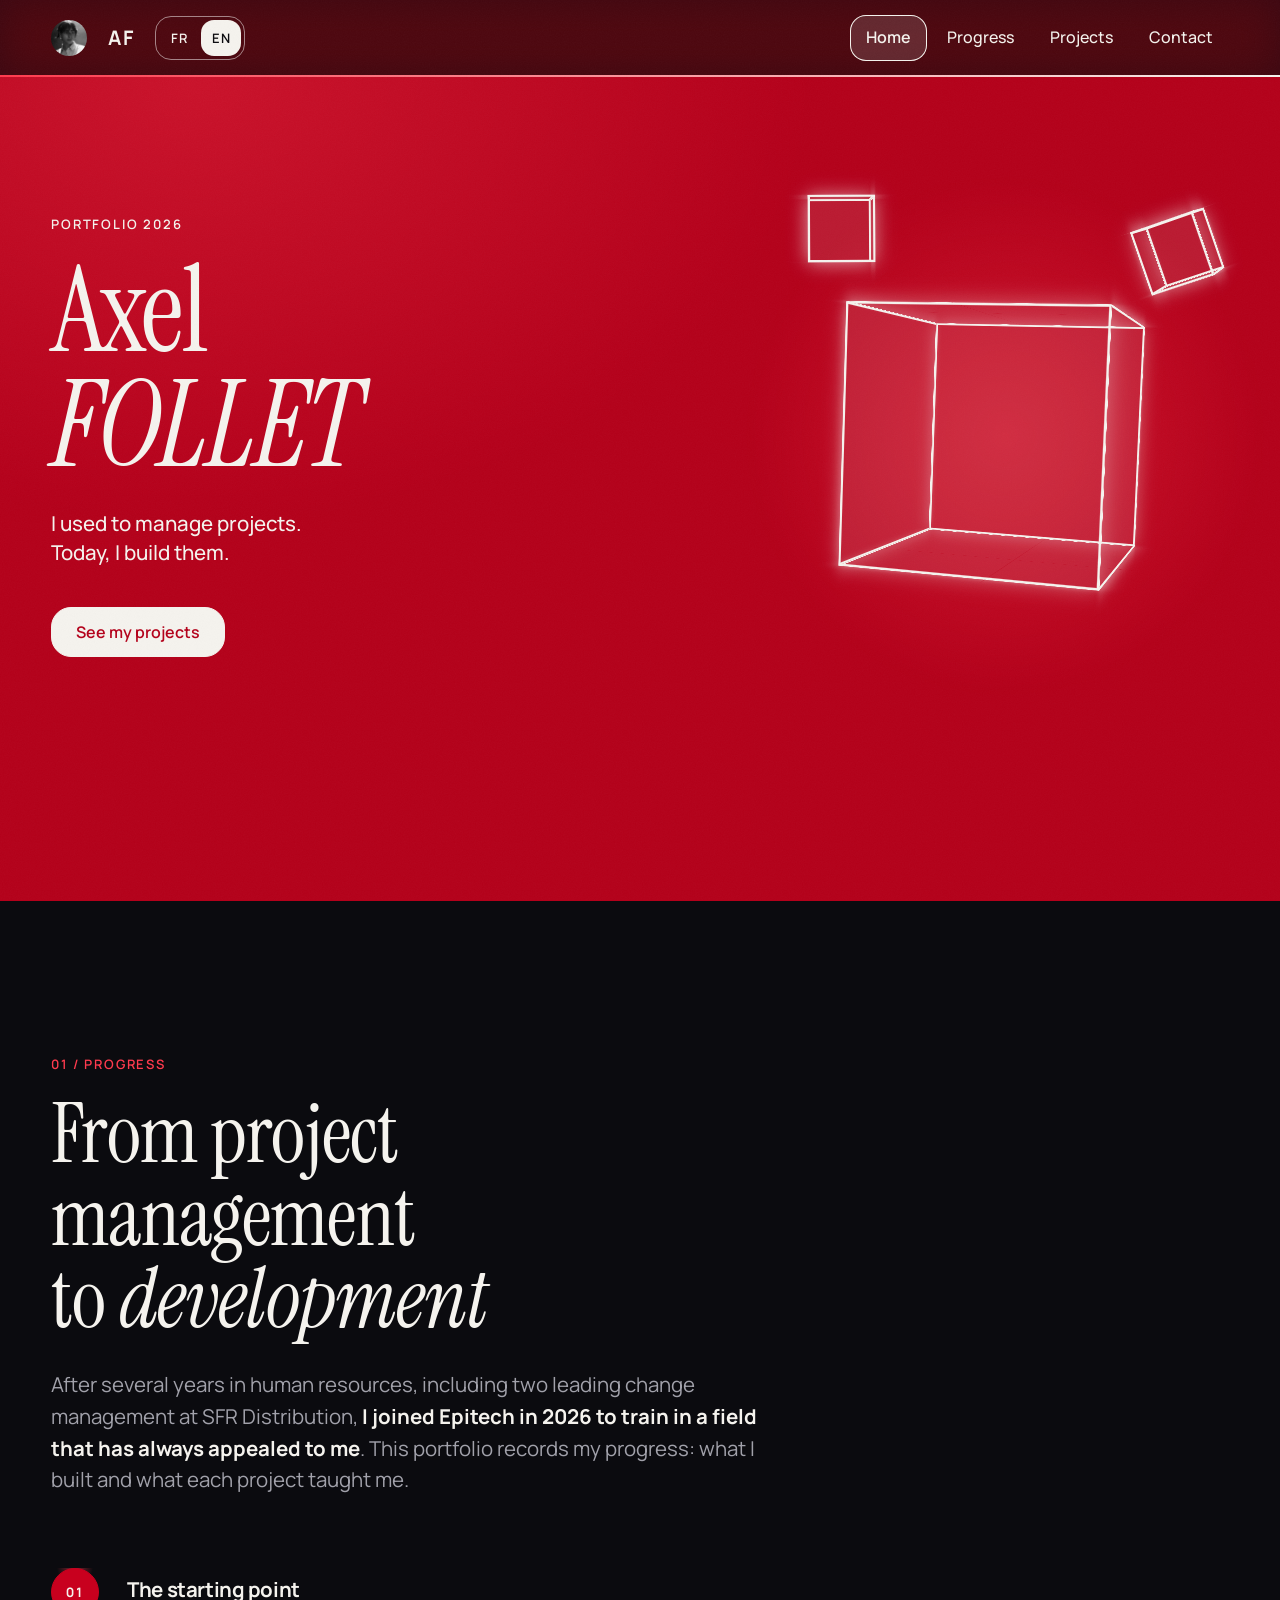
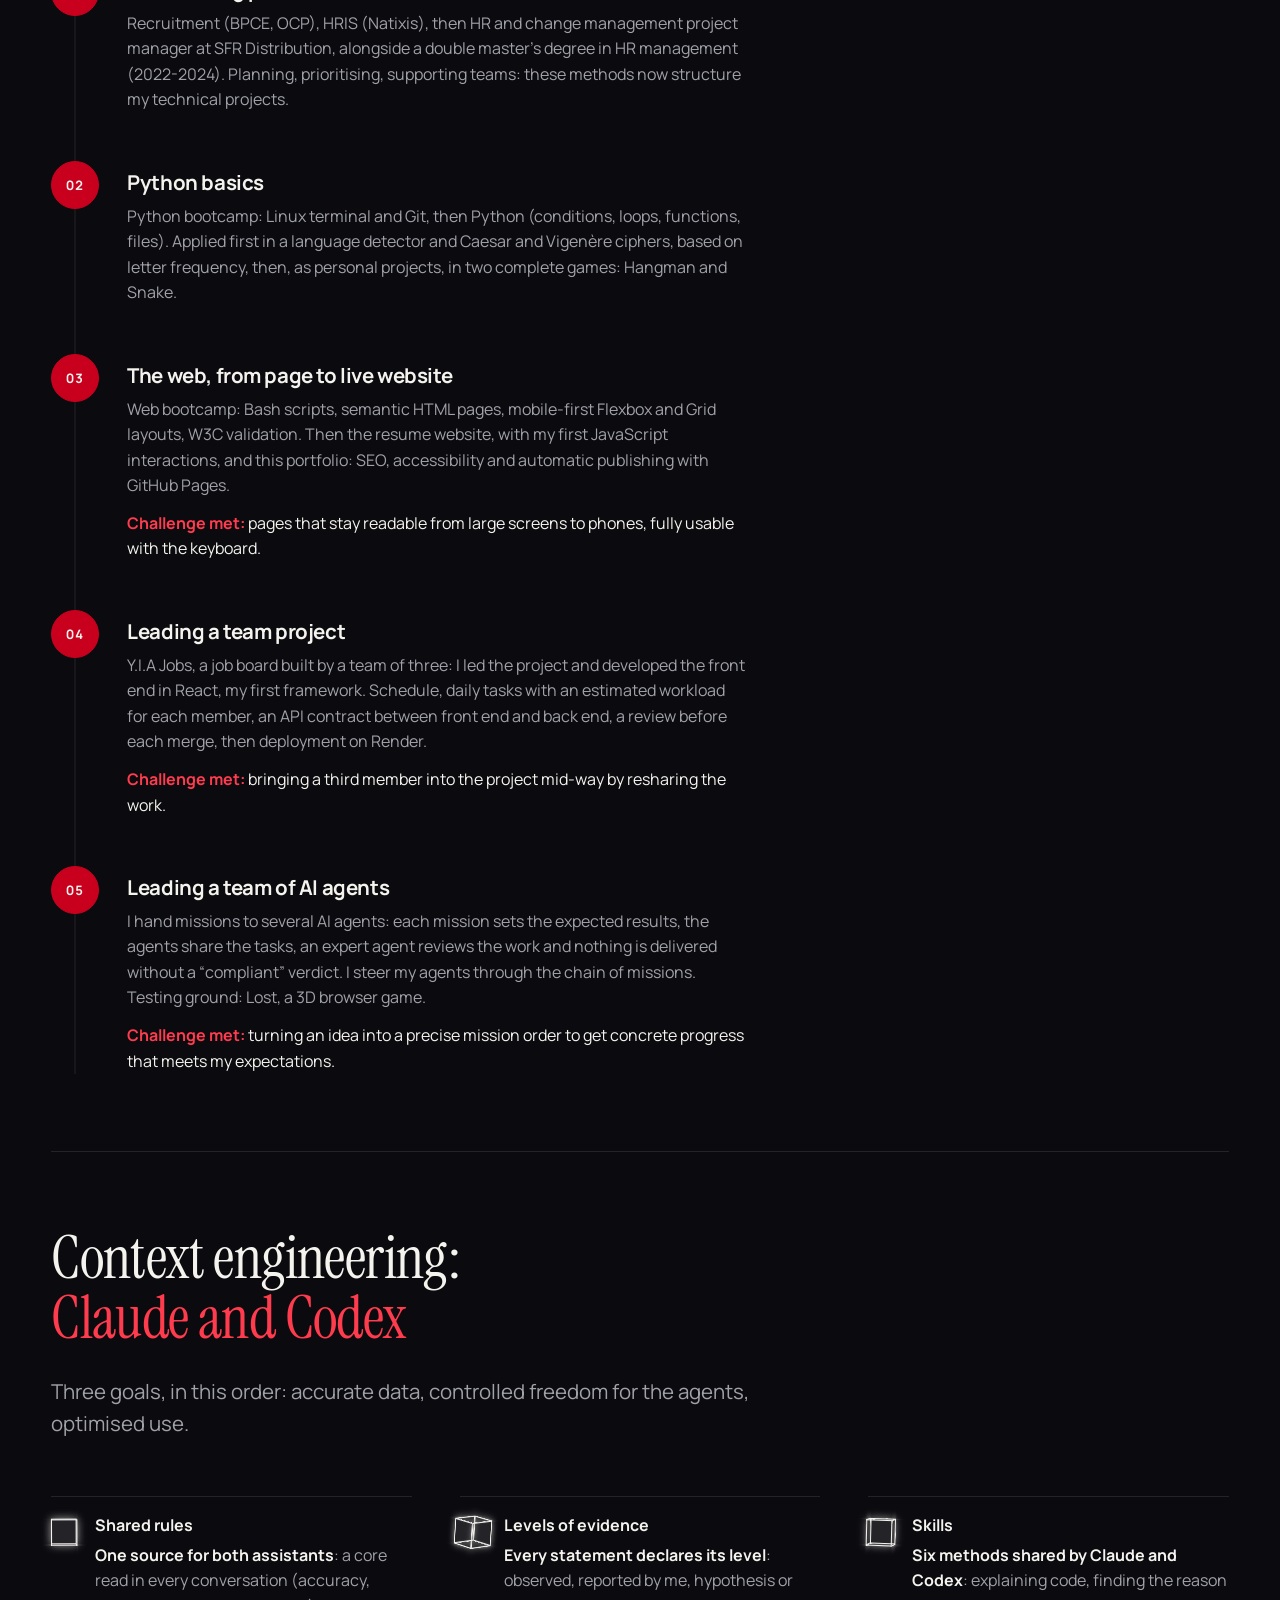
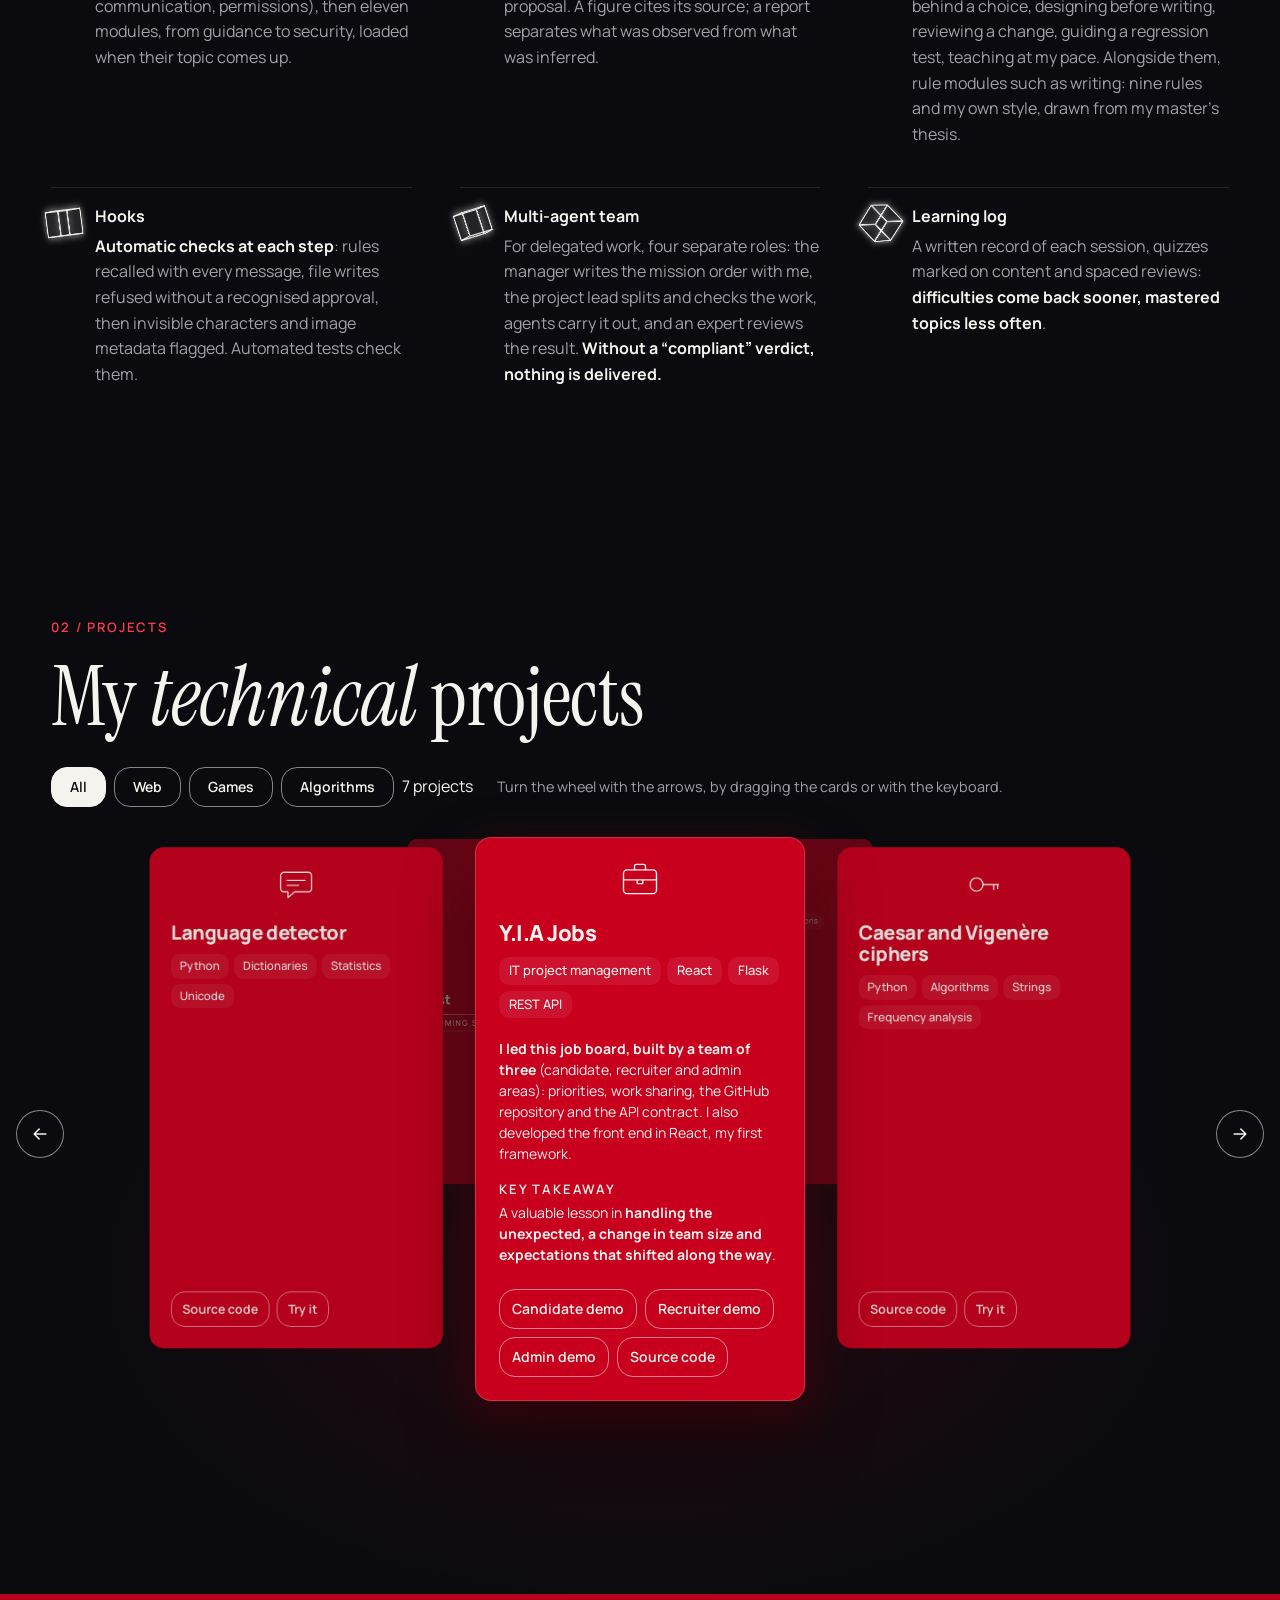
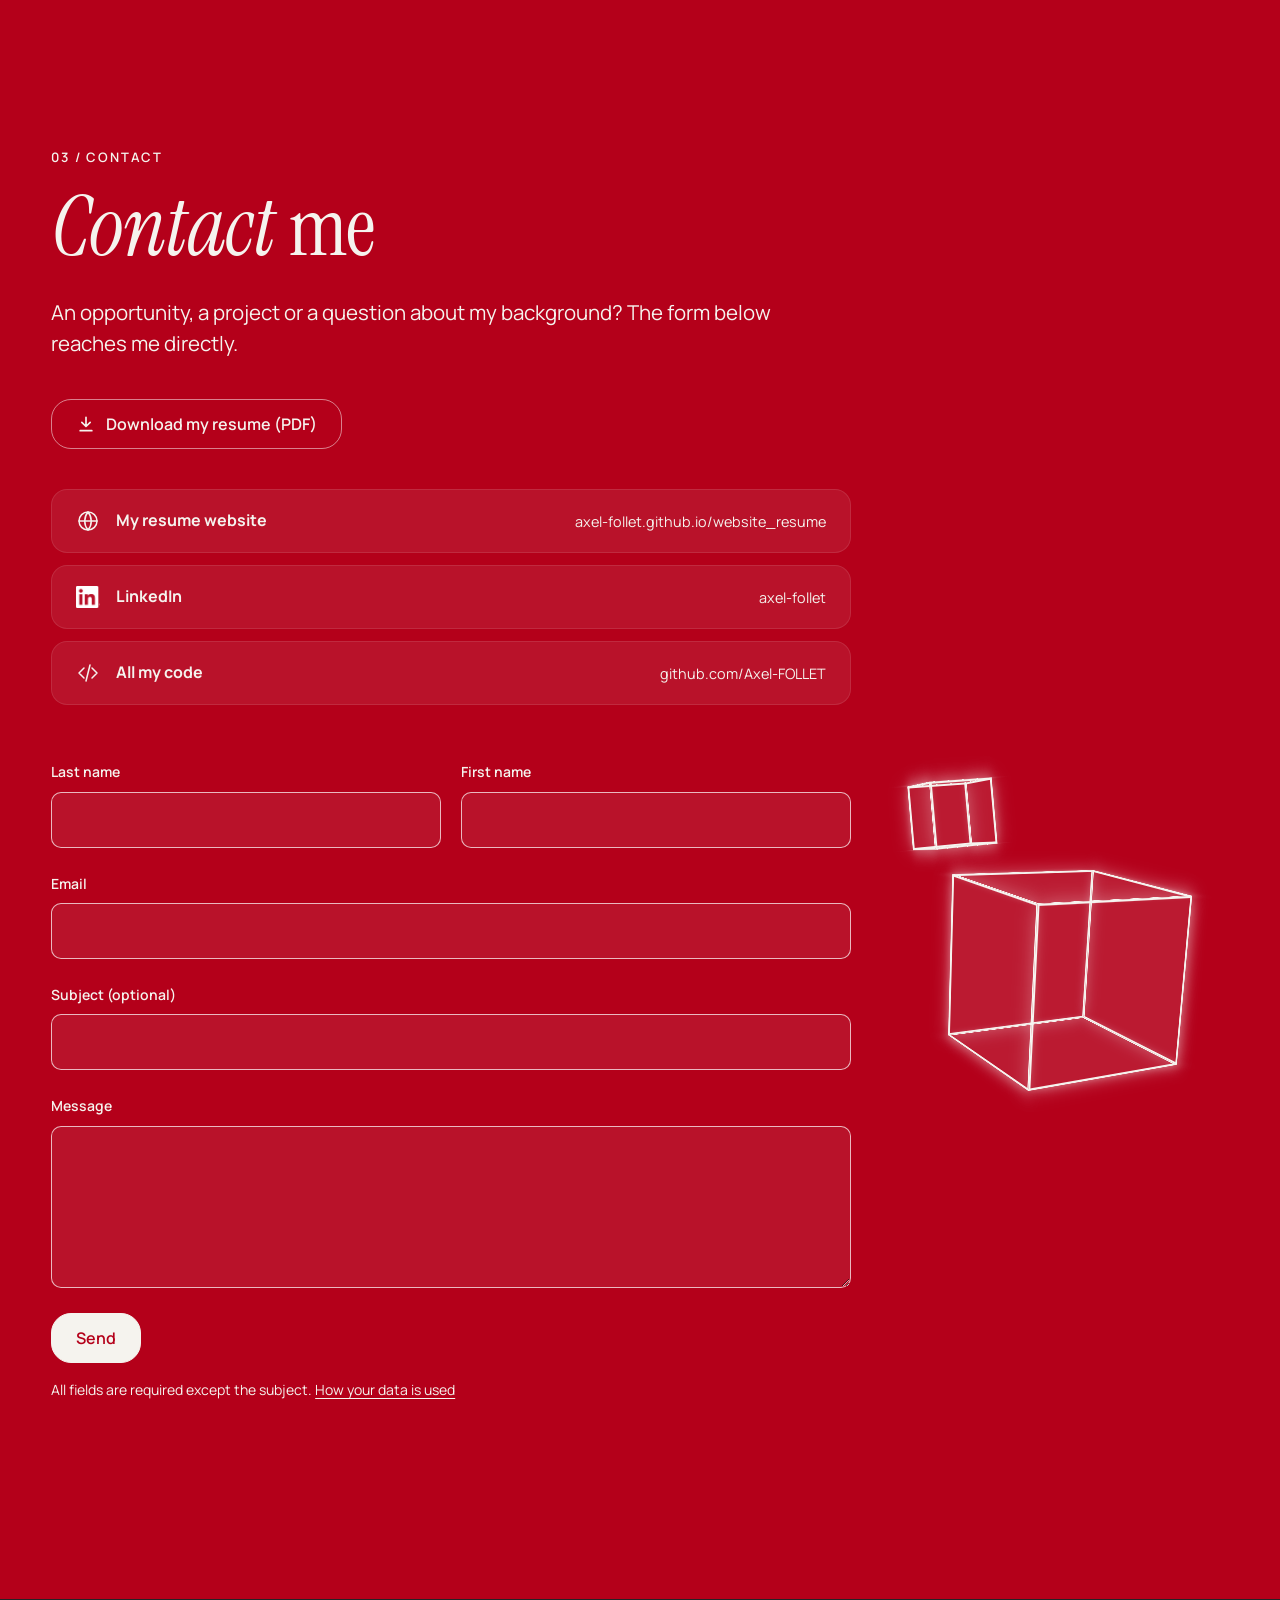
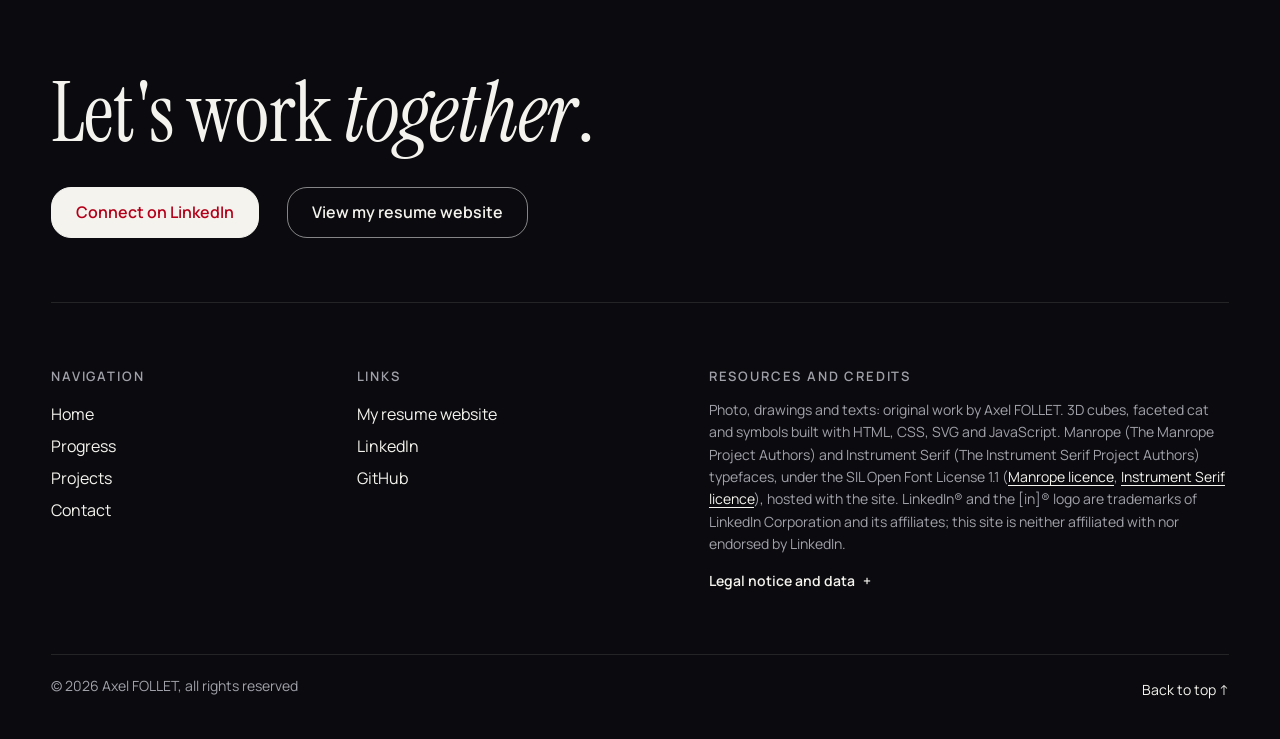
<file: index-en.html>
<!doctype html>
<html lang="en">

<head>
    <meta charset="UTF-8">
    <meta name="viewport" content="width=device-width, initial-scale=1.0">

    <title>Axel FOLLET — IT project manager | Portfolio</title>
    <meta name="description" content="Axel FOLLET's portfolio: background and progress, web, Python and AI projects, from HR project management to IT.">
    <meta name="author" content="Axel FOLLET">
    <link rel="icon" href="assets/images/favicon.svg?v=dc02d7f3fc6c" type="image/svg+xml">

    <!-- Référencement : page canonique et version dans l'autre langue -->
    <link rel="canonical" href="https://axel-follet.github.io/portfolio/index-en.html">
    <link rel="alternate" hreflang="fr" href="https://axel-follet.github.io/portfolio/index.html">
    <link rel="alternate" hreflang="en" href="https://axel-follet.github.io/portfolio/index-en.html">
    <link rel="alternate" hreflang="x-default" href="https://axel-follet.github.io/portfolio/index.html">

    <!-- Aperçu lors du partage du lien -->
    <meta property="og:type" content="website">
    <meta property="og:locale" content="en_GB">
    <meta property="og:locale:alternate" content="fr_FR">
    <meta property="og:title" content="Axel FOLLET — IT project manager | Portfolio">
    <meta property="og:description" content="Axel FOLLET's portfolio: background and progress, web, Python and AI projects, from HR project management to IT.">
    <meta property="og:url" content="https://axel-follet.github.io/portfolio/index-en.html">
    <meta property="og:image" content="https://axel-follet.github.io/portfolio/assets/images/share-en.png">
    <meta property="og:image:width" content="1200">
    <meta property="og:image:height" content="630">
    <meta property="og:image:alt" content="Axel FOLLET portfolio: I used to manage projects. Today, I build them.">
    <meta name="twitter:card" content="summary_large_image">

    <!-- Police chargée dès le début : le texte s'affiche sans changer de police -->
    <link rel="preload" href="assets/fonts/manrope-latin.woff2" as="font" type="font/woff2" crossorigin>
    <!-- Serif des grands titres, romain et italique : le nom de l'accueil s'affiche sans passer par Georgia -->
    <link rel="preload" href="assets/fonts/instrument-serif-latin.woff2" as="font" type="font/woff2" crossorigin>
    <link rel="preload" href="assets/fonts/instrument-serif-italic-latin.woff2" as="font" type="font/woff2" crossorigin>

    <!-- Versions CSS : recharge les styles modifiés après publication. -->
    <link rel="stylesheet" href="css/base.css?v=d1f69494ddc3">
    <link rel="stylesheet" href="css/navigation.css?v=4f47cea82c11">
    <link rel="stylesheet" href="css/sections.css?v=2d1322511799">
    <link rel="stylesheet" href="css/buttons.css?v=2108940d7dfb">
    <link rel="stylesheet" href="css/home.css?v=7c12b2112122">
    <link rel="stylesheet" href="css/cubes.css?v=cde2ce89c339">
    <link rel="stylesheet" href="css/projects.css?v=0acd8c2ef261">
    <link rel="stylesheet" href="css/career.css?v=209ff55b0b99">
    <link rel="stylesheet" href="css/contact.css?v=0973b22945d8">
    <link rel="stylesheet" href="css/footer.css?v=bb28efed03ab">
    <link rel="stylesheet" href="css/responsive.css?v=82742423eae5">
    <link rel="stylesheet" href="css/human-check.css?v=85e4238a79c0">
    <link rel="stylesheet" href="css/motion.css?v=e09e3f2f2d51">
    <link rel="stylesheet" href="css/scroll.css?v=99ecfadeca1c">
    <!-- blocking="render" : la page ne s'affiche qu'une fois le script exécuté, cubes compris.
         Le fondu entre pages part ainsi d'une page complète au lieu de la voir se construire. -->
    <!-- Modules importés par main.js, demandés tous ensemble : sans cette liste, le navigateur les découvre
         niveau par niveau (main.js, puis ses imports, puis les leurs) et l'affichage attend d'autant plus. -->
    <link rel="modulepreload" href="js/modules/navigation.js">
    <link rel="modulepreload" href="js/modules/navigation-menu.js">
    <link rel="modulepreload" href="js/modules/reveal.js">
    <link rel="modulepreload" href="js/modules/motion.js">
    <link rel="modulepreload" href="js/modules/contact.js">
    <link rel="modulepreload" href="js/modules/human-check.js">
    <link rel="modulepreload" href="js/modules/cubes/init-cubes.js">
    <link rel="modulepreload" href="js/modules/cubes/create-cube.js">
    <link rel="modulepreload" href="js/modules/cubes/update-cube.js">
    <link rel="modulepreload" href="js/modules/cubes/drag-cube.js">
    <link rel="modulepreload" href="js/modules/cat.js">
    <link rel="modulepreload" href="js/modules/timeline.js">
    <link rel="modulepreload" href="js/modules/scroll-motion.js">
    <link rel="modulepreload" href="js/modules/project-showcase.js">
    <link rel="modulepreload" href="js/modules/project-filter.js">
    <link rel="modulepreload" href="js/modules/project-demos.js">
    <link rel="modulepreload" href="js/tools/language-detector.js">
    <link rel="modulepreload" href="js/tools/ciphers.js">
    <link rel="modulepreload" href="js/tools/letter-frequencies.js">
    <script type="module" src="js/main.js" blocking="render"></script>
    <script type="application/ld+json">
    {
        "@context": "https://schema.org",
        "@type": "Person",
        "name": "Axel FOLLET",
        "jobTitle": "IT project manager",
        "url": "https://axel-follet.github.io/portfolio/index-en.html",
        "sameAs": ["https://www.linkedin.com/in/axel-follet/", "https://github.com/Axel-FOLLET"]
    }
    </script>
</head>

<body class="page" id="top">

    <!-- Lien pour aller directement au contenu (clavier) -->
    <a class="skip-link" href="#main">Skip to content</a>


    <!-- -------------------- NAVIGATION -------------------- -->

    <header class="header">

        <nav class="header__nav" aria-label="Main navigation">

            <button
                class="header__toggle"
                id="menu-toggle"
                type="button"
                aria-label="Open navigation menu"
                aria-expanded="false"
                aria-controls="menu-links"
            >
                <span class="header__toggle-icon" aria-hidden="true"><span></span><span></span><span></span></span>
            </button>

            <!-- Identité : photo + initiales + choix langue -->
            <div class="header__identity">

                <span class="header__avatar">
                    <img
                        class="header__photo"
                        src="assets/images/profile-small.png"
                        alt="Profile picture of Axel FOLLET" width="80" height="80"
                    >
                </span>

                <a class="header__logo" href="#top">AF</a>

                <!-- Le lien de langue garde la section affichée (navigation.js) -->
                <div class="language-switch" role="group" aria-label="Choose the language">
                    <a class="language-switch__option" href="index.html" hreflang="fr" lang="fr" aria-label="Français">FR</a>
                    <span class="language-switch__option language-switch__option--active" lang="en" aria-current="true">EN</span>
                </div>

            </div>


            <!-- Liens vers les sections de la page ; navigation.js marque la section affichée -->
            <span class="header__current">Home</span>
            <ul class="header__links" id="menu-links">
                <li>
                    <a class="header__link" href="#home" aria-current="true">Home</a>
                </li>
                <li>
                    <a class="header__link" href="#progression">Progress</a>
                </li>
                <li>
                    <a class="header__link" href="#projects">Projects</a>
                </li>
                <li>
                    <a class="header__link" href="#contact">Contact</a>
                </li>
            </ul>

        </nav>

    </header>


    <!-- -------------------- CONTENU PRINCIPAL -------------------- -->

    <main id="main">

        <!-- -------------------- ACCUEIL (rouge) -------------------- -->

        <section class="hero" id="home">

            <div class="hero__text">

                <p class="section__eyebrow">Portfolio 2026</p>

                <h1 class="hero__title">
                    Axel<br>
                    <em>FOLLET</em>
                </h1>

                <!-- Phrase d'accroche -->
                <p class="hero__catchphrase">
                    I used to manage projects. Today, I build them.
                </p>

                <div class="button-group">
                    <a class="button button--primary" href="#projects">See my projects</a>
                </div>

            </div>


            <!-- Cubes décoratifs : on peut les faire tourner à la souris ou au doigt, ils restent hors du parcours clavier -->
            <div class="hero__visual" aria-hidden="true">
                <span class="cube cube--huge cube--white cube--hero" data-speed="14" data-phase="60"></span>
                <span class="cube cube--small cube--white cube--pos-1" data-speed="21" data-phase="70"></span>
                <span class="cube cube--small cube--white cube--pos-2" data-speed="18" data-phase="150"></span>
            </div>

        </section>


        <!-- -------------------- PROGRESSION (quasi-noir) -------------------- -->

        <section class="section section--dark" id="progression" aria-labelledby="progression-title">

            <p class="section__eyebrow">01 / Progress</p>

            <h2 class="section__title" id="progression-title">From project management to <em>development</em></h2>

            <p class="section__intro">
                After several years in human resources, including two leading change management at SFR Distribution, <strong>I joined Epitech in 2026 to train in a field that has always appealed to me</strong>. This portfolio records my progress: what I built and what each project taught me.
            </p>

            <ol class="timeline">
                <li class="timeline__step">
                    <span class="timeline__number" aria-hidden="true">01</span>
                    <div class="timeline__content">
                        <h3 class="timeline__title">The starting point</h3>
                        <p class="timeline__text">Recruitment (BPCE, OCP), HRIS (Natixis), then HR and change management project manager at SFR Distribution, alongside a double master's degree in HR management (2022-2024). Planning, prioritising, supporting teams: these methods now structure my technical projects.</p>
                    </div>
                </li>
                <li class="timeline__step">
                    <span class="timeline__number" aria-hidden="true">02</span>
                    <div class="timeline__content">
                        <h3 class="timeline__title">Python basics</h3>
                        <p class="timeline__text">Python bootcamp: Linux terminal and Git, then Python (conditions, loops, functions, files). Applied first in a language detector and Caesar and Vigenère ciphers, based on letter frequency, then, as personal projects, in two complete games: Hangman and Snake.</p>
                    </div>
                </li>
                <li class="timeline__step">
                    <span class="timeline__number" aria-hidden="true">03</span>
                    <div class="timeline__content">
                        <h3 class="timeline__title">The web, from page to live website</h3>
                        <p class="timeline__text">Web bootcamp: Bash scripts, semantic HTML pages, mobile-first Flexbox and Grid layouts, W3C validation. Then the resume website, with my first JavaScript interactions, and this portfolio: SEO, accessibility and automatic publishing with GitHub Pages.</p>
                        <p class="timeline__challenge"><strong>Challenge met:</strong> pages that stay readable from large screens to phones, fully usable with the keyboard.</p>
                    </div>
                </li>
                <li class="timeline__step">
                    <span class="timeline__number" aria-hidden="true">04</span>
                    <div class="timeline__content">
                        <h3 class="timeline__title">Leading a team project</h3>
                        <p class="timeline__text">Y.I.A Jobs, a job board built by a team of three: I led the project and developed the front end in React, my first framework. Schedule, daily tasks with an estimated workload for each member, an API contract between front end and back end, a review before each merge, then deployment on Render.</p>
                        <p class="timeline__challenge"><strong>Challenge met:</strong> bringing a third member into the project mid-way by resharing the work.</p>
                    </div>
                </li>
                <li class="timeline__step">
                    <span class="timeline__number" aria-hidden="true">05</span>
                    <div class="timeline__content">
                        <h3 class="timeline__title">Leading a team of AI agents</h3>
                        <p class="timeline__text">I hand missions to several AI agents: each mission sets the expected results, the agents share the tasks, an expert agent reviews the work and nothing is delivered without a “compliant” verdict. I steer my agents through the chain of missions. Testing ground: Lost, a 3D browser game.</p>
                        <p class="timeline__challenge"><strong>Challenge met:</strong> turning an idea into a precise mission order to get concrete progress that meets my expectations.</p>
                    </div>
                </li>
            </ol>


            <!-- Méthode de travail : ce qui a été mis en place avec les assistants IA -->
            <div class="method">

                <div class="method__head">

                    <div class="method__lead">

                        <h3 class="method__title">Context engineering: <span class="method__accent">Claude and Codex</span></h3>

                        <p class="section__intro">
                            Three goals, in this order: accurate data, controlled freedom for the agents, optimised use.
                        </p>

                    </div>

                </div>

                <!-- Chaque pratique est une brique : un petit cube blanc la signale, il se fait tourner comme les autres -->
                <ul class="method__list">
                    <li class="method__item">
                        <span class="cube cube--tiny cube--white" aria-hidden="true" data-speed="10" data-phase="0"></span>
                        <h4 class="method__name">Shared rules</h4>
                        <p class="method__text"><strong>One source for both assistants</strong>: a core read in every conversation (accuracy, communication, permissions), then eleven modules, from guidance to security, loaded when their topic comes up.</p>
                    </li>
                    <li class="method__item">
                        <span class="cube cube--tiny cube--white" aria-hidden="true" data-speed="11" data-phase="40"></span>
                        <h4 class="method__name">Levels of evidence</h4>
                        <p class="method__text"><strong>Every statement declares its level</strong>: observed, reported by me, hypothesis or proposal. A figure cites its source; a report separates what was observed from what was inferred.</p>
                    </li>
                    <li class="method__item">
                        <span class="cube cube--tiny cube--white" aria-hidden="true" data-speed="12" data-phase="80"></span>
                        <h4 class="method__name">Skills</h4>
                        <p class="method__text"><strong>Six methods shared by Claude and Codex</strong>: explaining code, finding the reason behind a choice, designing before writing, reviewing a change, guiding a regression test, teaching at my pace. Alongside them, rule modules such as writing: nine rules and my own style, drawn from my master's thesis.</p>
                    </li>
                    <li class="method__item">
                        <span class="cube cube--tiny cube--white" aria-hidden="true" data-speed="10" data-phase="120"></span>
                        <h4 class="method__name">Hooks</h4>
                        <p class="method__text"><strong>Automatic checks at each step</strong>: rules recalled with every message, file writes refused without a recognised approval, then invisible characters and image metadata flagged. Automated tests check them.</p>
                    </li>
                    <li class="method__item">
                        <span class="cube cube--tiny cube--white" aria-hidden="true" data-speed="11" data-phase="160"></span>
                        <h4 class="method__name">Multi-agent team</h4>
                        <p class="method__text">For delegated work, four separate roles: the manager writes the mission order with me, the project lead splits and checks the work, agents carry it out, and an expert reviews the result. <strong>Without a “compliant” verdict, nothing is delivered.</strong></p>
                    </li>
                    <li class="method__item">
                        <span class="cube cube--tiny cube--white" aria-hidden="true" data-speed="12" data-phase="320"></span>
                        <h4 class="method__name">Learning log</h4>
                        <p class="method__text">A written record of each session, quizzes marked on content and spaced reviews: <strong>difficulties come back sooner, mastered topics less often</strong>.</p>
                    </li>
                </ul>

            </div>

        </section>


        <!-- -------------------- PROJETS (quasi-noir, cartes rouges) -------------------- -->

        <section class="section section--dark" id="projects" aria-labelledby="projects-title">

            <p class="section__eyebrow">02 / Projects</p>

            <h2 class="section__title" id="projects-title">My <em>technical</em> projects</h2>


            <div class="showcase" data-label-prev="Previous project" data-label-next="Next project" data-label-hint="Turn the wheel with the arrows, by dragging the cards or with the keyboard." data-label-hint-touch="Swipe to turn the project wheel">

                <!-- Flèches, consigne et filtres ajoutés par project-showcase.js ; sans script, les cartes restent dans une bande qui défile. -->

                <!--
                    POUR AJOUTER UN PROJET : copier un bloc <article class="project-card"> à sa place dans la roue.
                    data-domain range la carte dans un ou plusieurs domaines (web, games, algorithms) :
                    project-filter.js en tire les filtres. Le récit (project-card__story) s'affiche sur la carte du centre.
                    data-slug, identique en français et en anglais, donne l'adresse de la carte : index.html#projects/snake.
                -->
                <div class="showcase__track" role="region" aria-label="Projects">

                    <article class="project-card" data-slug="yia-jobs" data-domain="web" data-hover="cursor">

                        <div class="project-card__main">

                            <div class="project-card__media">
                                <!-- Pictogramme : mallette -->
                                <svg class="project-card__icon" viewBox="0 0 48 48" aria-hidden="true">
                                    <rect x="6" y="14" width="36" height="26" rx="4"/>
                                    <path d="M18 14v-4a2 2 0 0 1 2-2h8a2 2 0 0 1 2 2v4M6 25h36M21 25v4h6v-4"/>
                                </svg>
                            </div>

                            <div class="project-card__body">

                                <h3 class="project-card__title">Y.I.A Jobs</h3>

                                <ul class="project-card__tags" aria-label="Skills and technologies">
                                    <li class="tag">IT project management</li>
                                    <li class="tag">React</li>
                                    <li class="tag">Flask</li>
                                    <li class="tag">REST API</li>
                                </ul>

                                <div class="project-card__story">
                                    <p class="project-card__text"><strong>I led this job board, built by a team of three</strong> (candidate, recruiter and admin areas): priorities, work sharing, the GitHub repository and the API contract. I also developed the front end in React, my first framework.</p>
                                    <p class="project-card__label">Key takeaway</p>
                                    <p class="project-card__text">A valuable lesson in <strong>handling the unexpected, a change in team size and expectations that shifted along the way</strong>.</p>
                                </div>

                                <div class="project-card__actions">
                                    <a class="button" href="https://yia-jobs.onrender.com/api/demo/login?role=candidat&amp;lang=en" target="_blank" rel="noopener noreferrer">Candidate demo</a>
                                    <a class="button" href="https://yia-jobs.onrender.com/api/demo/login?role=recruteur&amp;lang=en" target="_blank" rel="noopener noreferrer">Recruiter demo</a>
                                    <a class="button" href="https://yia-jobs.onrender.com/api/demo/login?role=admin&amp;lang=en" target="_blank" rel="noopener noreferrer">Admin demo</a>
                                    <a class="button" href="https://github.com/Axel-FOLLET/jobBoard" target="_blank" rel="noopener noreferrer">Source code</a>
                                </div>

                            </div>

                        </div>

                    </article>

                    <article class="project-card" data-slug="cesar-vigenere" data-domain="algorithms" data-hover="cipher">

                        <div class="project-card__main">

                            <div class="project-card__media">
                                <!-- Pictogramme : clé -->
                                <svg class="project-card__icon" viewBox="0 0 48 48" aria-hidden="true">
                                    <circle cx="15" cy="24" r="8"/>
                                    <path d="M23 24h19M36 24v6M41 24v5"/>
                                </svg>
                            </div>

                            <div class="project-card__body">

                                <h3 class="project-card__title"><span data-cipher>Caesar</span> and <span data-cipher data-cipher-vigenere="EPITECH" data-cipher-off>Vigenère</span> ciphers</h3>

                                <ul class="project-card__tags" aria-label="Skills and technologies">
                                    <li class="tag">Python</li>
                                    <li class="tag">Algorithms</li>
                                    <li class="tag">Strings</li>
                                    <li class="tag">Frequency analysis</li>
                                </ul>

                                <div class="project-card__story">
                                    <p class="project-card__text">Python bootcamp exercise: encrypting and decrypting with Caesar (fixed shift) and Vigenère (shift given by a keyword), then <strong>recovering a Caesar key on its own</strong>.</p>
                                    <p class="project-card__label">Key takeaway</p>
                                    <p class="project-card__text">The modulo wraps the alphabet and a single function handles both encrypting and decrypting. To break Caesar, <strong>I try all 26 keys and keep the text closest to French</strong>, as in the language detector.</p>
                                </div>

                                <div class="project-card__actions">
                                    <a class="button" href="https://github.com/Axel-FOLLET/Axou/tree/main/03_algorithms/chiffrement" target="_blank" rel="noopener noreferrer">Source code</a>
                                    <button class="button project-card__toggle" type="button" aria-expanded="false" aria-controls="demo-cipher" data-label-open="Try it" data-label-close="Hide the demo">Try it</button>
                                </div>

                            </div>

                        </div>

                        <!-- Démo : project-demos.js recalcule le résultat à chaque saisie -->
                        <div class="project-card__stage demo demo--cipher" id="demo-cipher" hidden>

                            <div class="form__row">
                                <div class="form__field">
                                    <label class="form__label" for="cipher-method">Method</label>
                                    <select class="form__input demo__select" id="cipher-method" data-cipher-method>
                                        <option value="caesar">Caesar</option>
                                        <option value="vigenere">Vigenère</option>
                                    </select>
                                </div>
                                <div class="form__field">
                                    <label class="form__label" for="cipher-direction">Operation</label>
                                    <select class="form__input demo__select" id="cipher-direction" data-cipher-direction>
                                        <option value="1">Encrypt</option>
                                        <option value="-1">Decrypt</option>
                                    </select>
                                </div>
                                <div class="form__field">
                                    <label class="form__label" for="cipher-key">Key</label>
                                    <input class="form__input" id="cipher-key" type="text" value="3" autocomplete="off" spellcheck="false" aria-describedby="cipher-key-hint cipher-key-error" data-cipher-key>
                                    <p class="demo__hint" id="cipher-key-hint" data-cipher-hint></p>
                                    <p class="form__error" id="cipher-key-error" aria-live="polite" data-cipher-error></p>
                                </div>
                            </div>

                            <div class="form__field">
                                <label class="form__label" for="cipher-text">Text</label>
                                <textarea class="form__input form__input--area demo__input" id="cipher-text" rows="3">Meet me tomorrow at the library, near the window.</textarea>
                            </div>

                            <div class="form__field">
                                <label class="form__label" for="cipher-result">Result</label>
                                <output class="demo__output" id="cipher-result" for="cipher-method cipher-direction cipher-key cipher-text"></output>
                            </div>

                            <p class="demo__note" id="cipher-message" aria-live="polite"></p>

                            <div class="demo__actions">
                                <button class="button" type="button" data-cipher-swap>Start from the result</button>
                                <button class="button" type="button" data-cipher-crack hidden>Find the key</button>
                            </div>

                        </div>

                    </article>

                    <article class="project-card" data-slug="snake" data-domain="games" data-hover="snake">

                        <div class="project-card__main">

                            <div class="project-card__media">
                                <!-- Pictogramme : serpent en cases et sa pomme -->
                                <svg class="project-card__icon" viewBox="0 0 48 48" aria-hidden="true">
                                    <path d="M5 29h24v-16h8v8"/>
                                    <path d="M5 37h32v-8"/>
                                    <path d="M5 29v8M13 29v8M21 29v8M29 21h8M29 13v16"/>
                                    <path d="M33 16.5h.01"/>
                                    <circle cx="14" cy="15" r="4"/>
                                    <path d="M14 11c0-2 1-3 3-3.5"/>
                                </svg>
                            </div>

                            <div class="project-card__body">

                                <h3 class="project-card__title">Snake game</h3>

                                <ul class="project-card__tags" aria-label="Skills and technologies">
                                    <li class="tag">Python</li>
                                    <li class="tag">Pygame</li>
                                    <li class="tag">Collisions</li>
                                    <li class="tag">Code split into modules</li>
                                </ul>

                                <div class="project-card__story">
                                    <p class="project-card__text"><strong>A complete Snake, a personal project built after Hangman</strong>: keyboard movement, collisions, apples, score and visual effects. The playable version here is adapted to JavaScript.</p>
                                    <p class="project-card__label">Key takeaway</p>
                                    <p class="project-card__text"><strong>Real time forces a clear split between the game loop, the display and the rules</strong>. Divided into modules (snake, apple, collisions, score), the code can be fixed one rule at a time, without touching the rest.</p>
                                </div>

                                <div class="project-card__actions">
                                    <a class="button" href="https://github.com/Axel-FOLLET/Axou/tree/main/02_games/jeu_du_snake" target="_blank" rel="noopener noreferrer">Source code</a>
                                    <button class="button project-card__toggle project-card__toggle--game" type="button" aria-expanded="false" aria-controls="stage-snake" data-label-open="Play" data-label-close="Close the game">Play</button>
                                </div>

                            </div>

                        </div>

                        <!-- Jeu : project-showcase.js charge games/snake.html dans cet espace à l'ouverture et le décharge à la fermeture. -->
                        <div class="project-card__stage project-card__stage--game" id="stage-snake" data-game="snake" data-game-title="Playable Snake game" hidden></div>

                    </article>

                    <article class="project-card" data-slug="pendu" data-domain="games" data-hover="hangman">

                        <div class="project-card__main">

                            <div class="project-card__media">
                                <!-- Pictogramme : potence et pendu -->
                                <svg class="project-card__icon" viewBox="0 0 48 48" aria-hidden="true">
                                    <path d="M6 43h22M13 43V5h20v6"/>
                                    <circle cx="33" cy="15" r="4"/>
                                    <path d="M33 19v11M33 22l-5 5M33 22l5 5M33 30l-4 8M33 30l4 8"/>
                                </svg>
                            </div>

                            <div class="project-card__body">

                                <h3 class="project-card__title">Hangman game</h3>

                                <ul class="project-card__tags" aria-label="Skills and technologies">
                                    <li class="tag">Python</li>
                                    <li class="tag">Pygame</li>
                                    <li class="tag">Functions</li>
                                    <li class="tag">File reading</li>
                                </ul>

                                <div class="project-card__story">
                                    <p class="project-card__text"><strong>My first personal project and my first complete program</strong>: random word, letter input, mistake handling and best-score saving.</p>
                                    <p class="project-card__label">Key takeaway</p>
                                    <p class="project-card__text">Reading words from a file and anticipating invalid input. <strong>I revisited it once I had mastered Pygame</strong> to turn it into a real game, with a proper graphical interface.</p>
                                </div>

                                <div class="project-card__actions">
                                    <a class="button" href="https://github.com/Axel-FOLLET/Axou/tree/main/02_games/jeu_du_pendu" target="_blank" rel="noopener noreferrer">Source code</a>
                                    <button class="button project-card__toggle project-card__toggle--game" type="button" aria-expanded="false" aria-controls="stage-pendu" data-label-open="Play" data-label-close="Close the game">Play</button>
                                </div>

                            </div>

                        </div>

                        <div class="project-card__stage project-card__stage--game" id="stage-pendu" data-game="pendu" data-game-title="Playable Hangman game" hidden></div>

                    </article>

                    <!-- Prochain projet, en teasing : ni lien ni bouton avant sa publication. -->
                    <article class="project-card" data-slug="cat-game" data-domain="games" data-hover="cat">

                        <div class="project-card__main">

                            <div class="project-card__media project-card__media--large">
                                <span class="cat-figure" role="img" aria-label="Seated cat drawn in facets"></span>
                            </div>

                            <div class="project-card__body">

                                <h3 class="project-card__title">Lost</h3>

                                <p class="project-card__badge">Coming soon</p>

                                <div class="project-card__story">
                                    <p class="project-card__text"><strong>A browser game built around a cat</strong>.</p>
                                    <p class="project-card__label">Where it stands</p>
                                    <p class="project-card__text"><strong>In development</strong>. The source code and the playable version will be published when the game is released.</p>
                                </div>

                            </div>

                        </div>

                    </article>

                    <article class="project-card" data-slug="site-cv" data-domain="web" data-hover="cursor">

                        <div class="project-card__main">

                            <div class="project-card__media">
                                <!-- Cube 3D, l'emblème du site CV : il tourne et s'attrape comme les autres -->
                                <span class="cube cube--card cube--white" aria-hidden="true" data-speed="12" data-phase="30"></span>
                            </div>

                            <div class="project-card__body">

                                <h3 class="project-card__title">My resume website</h3>

                                <ul class="project-card__tags" aria-label="Skills and technologies">
                                    <li class="tag">HTML</li>
                                    <li class="tag">CSS</li>
                                    <li class="tag">JavaScript</li>
                                    <li class="tag">GitHub Pages</li>
                                </ul>

                                <div class="project-card__story">
                                    <p class="project-card__text">Epitech web bootcamp project, without any framework: <strong>presenting my move from HR to IT</strong> on a responsive, interactive and bilingual website, with a working contact form.</p>
                                    <p class="project-card__label">Key takeaway</p>
                                    <p class="project-card__text">One file per responsibility (menu, cubes, form, games) taught me how the parts talk to each other. When a bug appears, <strong>I fix the cause rather than the symptom</strong>, without side effects on the rest of the site.</p>
                                </div>

                                <div class="project-card__actions">
                                    <a class="button" href="https://axel-follet.github.io/website_resume/index-en.html" target="_blank" rel="noopener noreferrer">See the live website</a>
                                    <a class="button" href="https://github.com/Axel-FOLLET/website_resume" target="_blank" rel="noopener noreferrer">Source code</a>
                                </div>

                            </div>

                        </div>

                    </article>

                    <article class="project-card" data-slug="detecteur-langue" data-domain="algorithms" data-hover="language">

                        <div class="project-card__main">

                            <div class="project-card__media">
                                <!-- Pictogramme : bulle de dialogue -->
                                <svg class="project-card__icon" viewBox="0 0 48 48" aria-hidden="true">
                                    <path d="M9 9h30a4 4 0 0 1 4 4v16a4 4 0 0 1-4 4H22l-8 7v-7H9a4 4 0 0 1-4-4V13a4 4 0 0 1 4-4z"/>
                                    <path d="M13 19h22M13 25h14"/>
                                </svg>
                            </div>

                            <div class="project-card__body">

                                <h3 class="project-card__title"><span data-language="Langue Idioma Língua Lingua Sprache Taal Språk Język Dil">Language</span> detector</h3>

                                <ul class="project-card__tags" aria-label="Skills and technologies">
                                    <li class="tag">Python</li>
                                    <li class="tag">Dictionaries</li>
                                    <li class="tag">Statistics</li>
                                    <li class="tag">Unicode</li>
                                </ul>

                                <div class="project-card__story">
                                    <p class="project-card__text">Python bootcamp exercise: <strong>recognising the language of a text among ten</strong> by comparing the frequency of its letters with that of each language. The demo reuses the program, ported to JavaScript.</p>
                                    <p class="project-card__label">Key takeaway</p>
                                    <p class="project-card__text"><strong>A statistical method needs volume</strong>: reliable from two sentences on, it hesitates on a few words. Accents also skewed the count, so I reduce them to their base letter before the analysis.</p>
                                </div>

                                <div class="project-card__actions">
                                    <a class="button" href="https://github.com/Axel-FOLLET/Axou/tree/main/03_algorithms/detecteur_de_langue" target="_blank" rel="noopener noreferrer">Source code</a>
                                    <button class="button project-card__toggle" type="button" aria-expanded="false" aria-controls="demo-language" data-label-open="Try it" data-label-close="Hide the demo">Try it</button>
                                </div>

                            </div>

                        </div>

                        <!-- Démo : project-demos.js recalcule le classement à chaque saisie -->
                        <div class="project-card__stage demo demo--language" id="demo-language" hidden>

                            <div class="form__field">
                                <label class="form__label" for="language-text">Text to analyse</label>
                                <textarea class="form__input form__input--area demo__input" id="language-text" rows="4" placeholder="A few sentences in French, English, Spanish, Portuguese, Italian, German, Dutch, Swedish, Polish or Turkish."></textarea>
                                <p class="demo__hint">At least 80 letters for a reliable result: the method relies on statistics.</p>
                            </div>

                            <p class="demo__verdict" aria-live="polite"></p>
                            <ol class="demo__ranking"></ol>
                            <p class="demo__note"></p>

                            <div class="demo__actions">
                                <button class="button demo__example" type="button">Load an example</button>
                            </div>

                        </div>

                    </article>

                </div>

            </div>

        </section>


        <!-- -------------------- CONTACT (rouge) -------------------- -->

        <section class="section" id="contact" aria-labelledby="contact-title">

            <p class="section__eyebrow">03 / Contact</p>

            <h2 class="section__title" id="contact-title"><em>Contact</em> me</h2>

            <p class="section__intro">
                An opportunity, a project or a question about my background? The form below reaches me directly.
            </p>

            <a class="button contact__resume" href="assets/CV_Axel_FOLLET_EN.pdf" download="CV_Axel_FOLLET_EN.pdf">
                <!-- Pictogramme : flèche de téléchargement -->
                <svg class="contact__resume-icon" viewBox="0 0 24 24" aria-hidden="true">
                    <path d="M12 4v11M7 10l5 5 5-5M5 20h14"/>
                </svg>
                Download my resume (PDF)
            </a>

            <!-- -------------------- LIENS -------------------- -->

            <ul class="link-list">

                <li>
                    <a class="link-card" href="https://axel-follet.github.io/website_resume/index-en.html" target="_blank" rel="noopener noreferrer">
                        <!-- Pictogramme : globe -->
                        <svg class="link-card__icon" viewBox="0 0 24 24" aria-hidden="true">
                            <circle cx="12" cy="12" r="9"/>
                            <path d="M3 12h18M12 3a14 14 0 0 1 0 18M12 3a14 14 0 0 0 0 18"/>
                        </svg>
                        <span class="link-card__label">My resume website</span>
                        <span class="link-card__hint">axel-follet.github.io<wbr>/website_resume</span>
                    </a>
                </li>

                <li>
                    <a class="link-card" href="https://www.linkedin.com/in/axel-follet/" target="_blank" rel="noopener noreferrer">
                        <img class="link-card__icon link-card__icon--linkedin" src="assets/images/linkedin-logo.png" alt="" aria-hidden="true" width="840" height="779" loading="lazy" decoding="async">
                        <span class="link-card__label">LinkedIn</span>
                        <span class="link-card__hint">axel-follet</span>
                    </a>
                </li>

                <li>
                    <a class="link-card" href="https://github.com/Axel-FOLLET" target="_blank" rel="noopener noreferrer">
                        <!-- Pictogramme : chevrons de code -->
                        <svg class="link-card__icon" viewBox="0 0 24 24" aria-hidden="true">
                            <path d="M8 7l-5 5 5 5M16 7l5 5-5 5M14 4l-4 16"/>
                        </svg>
                        <span class="link-card__label">All my code</span>
                        <span class="link-card__hint">github.com/Axel-FOLLET</span>
                    </a>
                </li>

            </ul>


            <div class="contact">

                <!-- -------------------- FORMULAIRE -------------------- -->

                <div class="contact__main">

                    <!-- Les textes d'état et d'erreur viennent des attributs data-* : un seul script pour FR et EN (contact.js) -->
                    <form
                        class="form"
                        id="contact-form"
                        action="https://formspree.io/f/xaenbdqw"
                        method="POST"
                        data-sending="Sending…"
                        data-success="Thank you, your message has been sent."
                        data-sent="Sent"
                        data-error="Sending failed. Check your connection and try again, or contact me on LinkedIn."
                        data-invalid-required="This field is required."
                        data-invalid-email="Invalid email address (example: name@domain.com)."
                    >

                        <div class="form__row">
                            <div class="form__field">
                                <label class="form__label" for="surname">Last name</label>
                                <input class="form__input" type="text" id="surname" name="surname" autocomplete="family-name" required>
                            </div>
                            <div class="form__field">
                                <label class="form__label" for="name">First name</label>
                                <input class="form__input" type="text" id="name" name="name" autocomplete="given-name" required>
                            </div>
                        </div>

                        <div class="form__field">
                            <label class="form__label" for="email">Email</label>
                            <input class="form__input" type="email" id="email" name="email" autocomplete="email" required>
                        </div>

                        <div class="form__field">
                            <label class="form__label" for="subject">Subject (optional)</label>
                            <input class="form__input" type="text" id="subject" name="subject">
                        </div>

                        <div class="form__field">
                            <label class="form__label" for="message">Message</label>
                            <textarea class="form__input form__input--area" id="message" name="message" rows="6" required></textarea>
                        </div>

                        <!-- Champ piège contre les robots : invisible pour les visiteurs, Formspree rejette l'envoi s'il est rempli -->
                        <input class="form__trap" type="text" name="_gotcha" tabindex="-1" autocomplete="off" aria-hidden="true">

                        <button class="button button--primary" type="submit">Send</button>

                        <p class="form__notice">All fields are required except the subject. <a href="#donnees-formulaire">How your data is used</a></p>

                        <!-- Message de confirmation ou d'erreur, lu par les lecteurs d'écran -->
                        <p class="form__status" id="form-status" role="status" aria-live="polite"></p>

                    </form>

                </div>


                <!-- Cubes décoratifs, comme à l'accueil -->
                <div class="contact__side" aria-hidden="true">
                    <span class="cube cube--large cube--white cube--pos-main" data-speed="15" data-phase="30"></span>
                    <span class="cube cube--small cube--white cube--pos-1" data-speed="20" data-phase="110"></span>
                </div>

            </div>

        </section>

    </main>


    <!-- -------------------- PIED DE PAGE -------------------- -->

    <footer class="footer">

        <!-- Dernier appel : la page se referme sur une invitation, vers LinkedIn et le site de CV -->
        <div class="footer__cta">
            <p class="footer__cta-title">Let's work <em>together</em>.</p>
            <div class="button-group">
                <a class="button button--primary" href="https://www.linkedin.com/in/axel-follet/" target="_blank" rel="noopener noreferrer">Connect on LinkedIn<span class="visually-hidden"> (new tab)</span></a>
                <a class="button" href="https://axel-follet.github.io/website_resume/index-en.html" target="_blank" rel="noopener noreferrer">View my resume website<span class="visually-hidden"> (new tab)</span></a>
            </div>
        </div>

        <div class="footer__row">

            <div>
                <p class="footer__title">Navigation</p>
                <ul class="footer__list">
                    <li><a href="#home">Home</a></li>
                    <li><a href="#progression">Progress</a></li>
                    <li><a href="#projects">Projects</a></li>
                    <li><a href="#contact">Contact</a></li>
                </ul>
            </div>

            <div>
                <p class="footer__title">Links</p>
                <ul class="footer__list">
                    <li><a href="https://axel-follet.github.io/website_resume/index-en.html" target="_blank" rel="noopener noreferrer">My resume website</a></li>
                    <li><a href="https://www.linkedin.com/in/axel-follet/" target="_blank" rel="noopener noreferrer">LinkedIn</a></li>
                    <li><a href="https://github.com/Axel-FOLLET" target="_blank" rel="noopener noreferrer">GitHub</a></li>
                </ul>
            </div>

            <div>
                <p class="footer__title">Resources and credits</p>
                <p class="footer__credits">
                    Photo, drawings and texts: original work by Axel FOLLET. 3D cubes, faceted cat and symbols built with HTML, CSS, SVG and JavaScript. Manrope (The Manrope Project Authors) and Instrument Serif (The Instrument Serif Project Authors) typefaces, under the SIL Open Font License 1.1 (<a href="assets/fonts/OFL-Manrope.txt">Manrope licence</a>, <a href="assets/fonts/OFL-InstrumentSerif.txt">Instrument Serif licence</a>), hosted with the site. LinkedIn® and the [in]® logo are trademarks of LinkedIn Corporation and its affiliates; this site is neither affiliated with nor endorsed by LinkedIn.
                </p>
                <details class="footer__legal">
                    <summary class="footer__legal-toggle">Legal notice and data</summary>
                    <p><strong>Publisher and publication director:</strong> Axel FOLLET, private individual, personal non-professional website. Contact: the site form or LinkedIn.</p>
                    <p><strong>Host:</strong> GitHub, Inc. (GitHub Pages), 88 Colin P. Kelly Jr. Street, San Francisco, CA 94107, United States, <a href="https://support.github.com/" target="_blank" rel="noopener noreferrer">support.github.com</a>. For security purposes, GitHub logs visitors' IP addresses.</p>
                    <p id="donnees-formulaire"><strong>Contact form:</strong> data controller, Axel FOLLET. Last name, first name, email and message are required; the subject is optional. This data is used only to reply to you, on the basis of the legitimate interest in handling your request. It goes through Formspree, Inc., in the United States, which keeps it under its <a href="https://formspree.io/legal/privacy-policy" target="_blank" rel="noopener noreferrer">privacy policy</a>, and is deleted 12 months after our last exchange. You can ask to access, rectify or erase your data or to restrict its processing, or object to it, through the form or LinkedIn, and lodge a complaint with the <a href="https://www.cnil.fr/fr/plaintes" hreflang="fr" target="_blank" rel="noopener noreferrer">CNIL</a> (French data protection authority; complaint page in French).</p>
                    <p><strong>Browser:</strong> no cookies and no audience tracking. The site only keeps on your device your answer to “Are you human?”, asked when you send the form, until the tab is closed, and your Snake and Hangman records, until you clear the site data in your browser.</p>
                    <p><strong>Intellectual property:</strong> texts, photo, drawings, layout and source code © 2026 Axel FOLLET, all rights reserved. The code is public on GitHub to be read; any reuse requires my permission. The Manrope and Instrument Serif typefaces and the LinkedIn logo remain under their own licences and trademarks.</p>
                </details>
            </div>

        </div>

        <div class="footer__bottom">
            <p class="footer__copyright">&copy; 2026 Axel FOLLET, all rights reserved</p>
            <a class="footer__top" href="#top">Back to top ↑</a>
        </div>



    </footer>


</body>
</html>
</file>
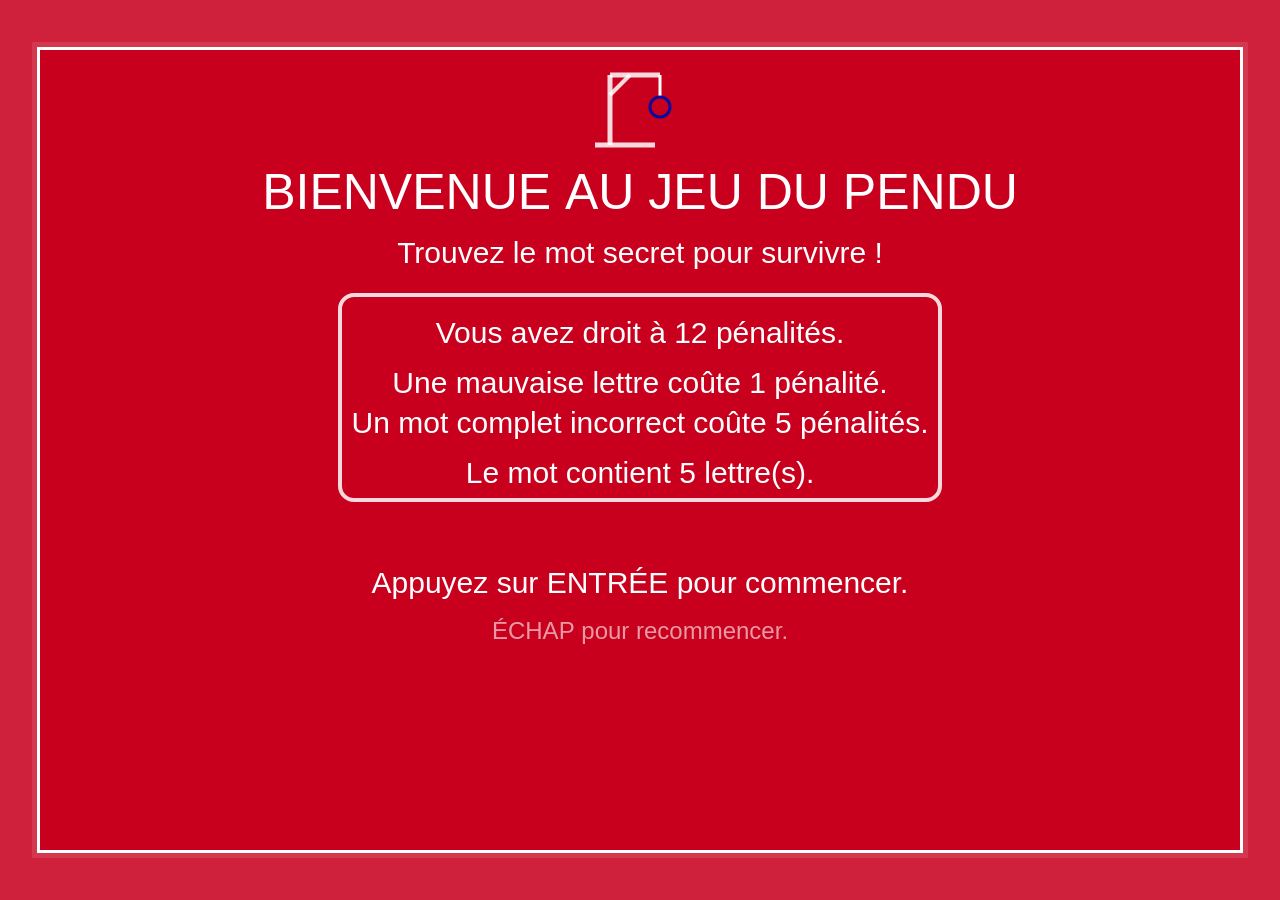
<file: games/pendu.html>
<!doctype html>
<html lang="fr">
<head>
    <!-- Page chargée dans l'iframe d'une carte du portfolio : le module crée le canvas dans le conteneur du jeu. Le paramètre ?lang=en sélectionne les textes anglais. -->
    <meta charset="UTF-8">
    <meta name="viewport" content="width=device-width, initial-scale=1.0">
    <!-- Page affichée dans une carte du portfolio : elle ne doit pas apparaître seule dans les moteurs de recherche -->
    <meta name="robots" content="noindex">
    <title>Pendu</title>
    <!-- Ouverte seule, la page demanderait sinon /favicon.ico, absent du site -->
    <link rel="icon" href="../assets/images/favicon.svg?v=dc02d7f3fc6c" type="image/svg+xml">
    <link rel="stylesheet" href="../css/game-player.css?v=6cb2f085a5f3">
</head>
<body class="game-player">
    <div id="jeu-pendu" class="game-player__root"></div>
    <script type="module" src="../js/games/pendu/main.js"></script>
</body>
</html>
</file>
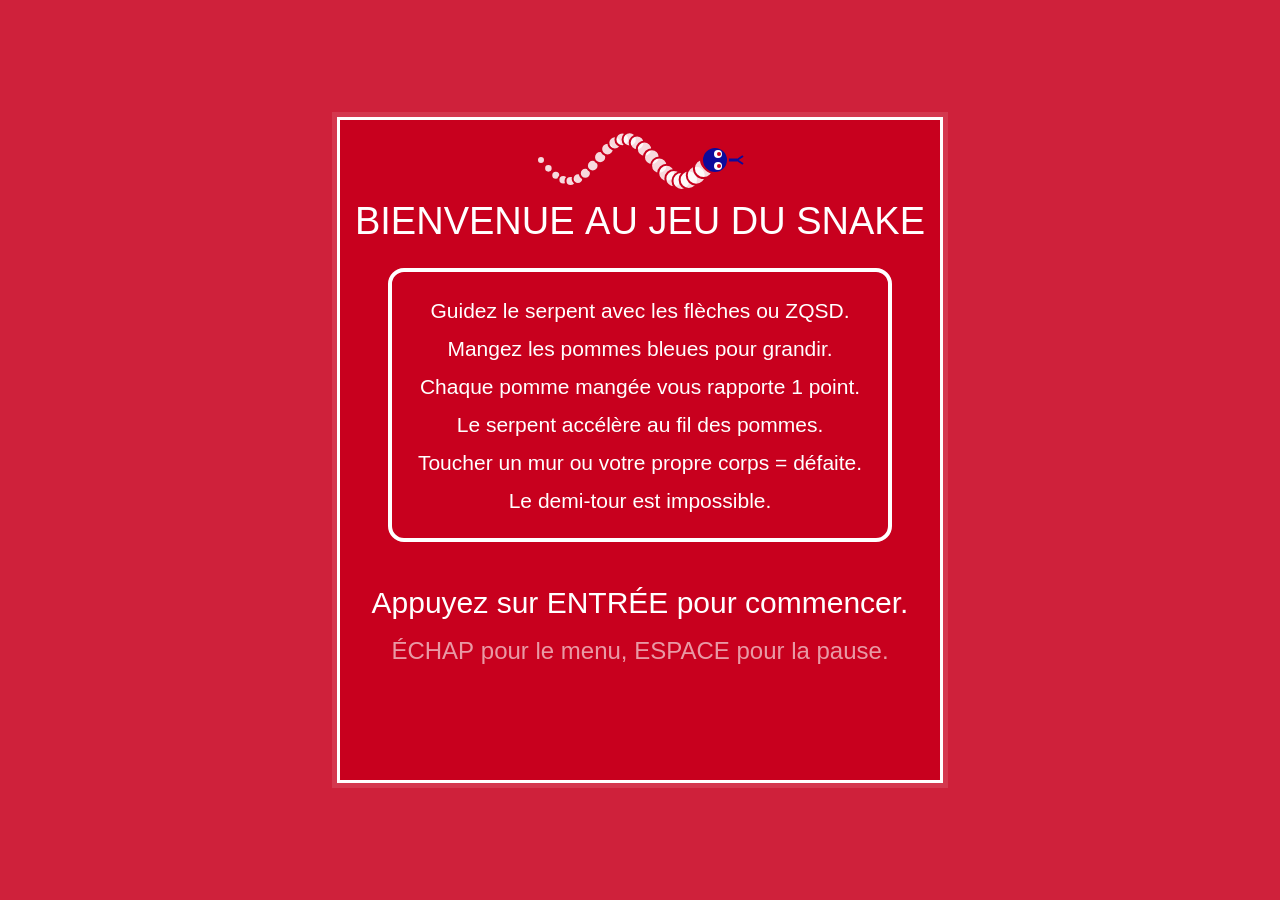
<file: games/snake.html>
<!doctype html>
<html lang="fr">
<head>
    <!-- Page chargée dans l'iframe d'une carte du portfolio : le module crée le canvas dans le conteneur du jeu. Le paramètre ?lang=en sélectionne les textes anglais. -->
    <meta charset="UTF-8">
    <meta name="viewport" content="width=device-width, initial-scale=1.0">
    <!-- Page affichée dans une carte du portfolio : elle ne doit pas apparaître seule dans les moteurs de recherche -->
    <meta name="robots" content="noindex">
    <title>Snake</title>
    <!-- Ouverte seule, la page demanderait sinon /favicon.ico, absent du site -->
    <link rel="icon" href="../assets/images/favicon.svg?v=dc02d7f3fc6c" type="image/svg+xml">
    <link rel="stylesheet" href="../css/game-player.css?v=6cb2f085a5f3">
</head>
<body class="game-player">
    <div id="jeu-snake" class="game-player__root"></div>
    <script type="module" src="../js/games/snake/main.js"></script>
</body>
</html>
</file>
<file: css/base.css>
/*
    Convention d'écriture : BEM
    bloc            .project-card
    élément         .project-card__title
    modificateur    .project-card--active
*/


/* -------------------- POLICE -------------------- */

/*
    Manrope, police variable (graisses 400 à 800), hébergée avec le site : aucune requête vers un service tiers.
    Deux fichiers : latin (français, anglais) et latin étendu, chargé seulement si la page en a besoin.
    swap : le texte s'affiche tout de suite dans la police de secours, puis passe à Manrope.
    Licence : assets/fonts/OFL-Manrope.txt (SIL Open Font License 1.1).
*/
@font-face {
    font-family: "Manrope";
    font-style: normal;
    font-weight: 400 800;
    font-display: swap;
    src: url("../assets/fonts/manrope-latin.woff2") format("woff2");
    unicode-range: U+0000-00FF, U+0131, U+0152-0153, U+02BB-02BC, U+02C6, U+02DA, U+02DC, U+0304, U+0308, U+0329, U+2000-206F, U+20AC, U+2122, U+2191, U+2193, U+2212, U+2215, U+FEFF, U+FFFD;
}


@font-face {
    font-family: "Manrope";
    font-style: normal;
    font-weight: 400 800;
    font-display: swap;
    src: url("../assets/fonts/manrope-latin-ext.woff2") format("woff2");
    unicode-range: U+0100-02BA, U+02BD-02C5, U+02C7-02CC, U+02CE-02D7, U+02DD-02FF, U+0304, U+0308, U+0329, U+1D00-1DBF, U+1E00-1E9F, U+1EF2-1EFF, U+2020, U+20A0-20AB, U+20AD-20C0, U+2113, U+2C60-2C7F, U+A720-A7FF;
}


/*
    Instrument Serif, serif d'affichage réservé aux grands titres (nom, sections, 404) ; le texte reste en Manrope.
    Romain et italique, une seule graisse (400). Le latin seul suffit au français et à l'anglais.
    Licence : assets/fonts/OFL-InstrumentSerif.txt (SIL Open Font License 1.1).
*/
@font-face {
    font-family: "Instrument Serif";
    font-style: normal;
    font-weight: 400;
    font-display: swap;
    src: url("../assets/fonts/instrument-serif-latin.woff2") format("woff2");
    unicode-range: U+0000-00FF, U+0131, U+0152-0153, U+02BB-02BC, U+02C6, U+02DA, U+02DC, U+0304, U+0308, U+0329, U+2000-206F, U+20AC, U+2122, U+2191, U+2193, U+2212, U+2215, U+FEFF, U+FFFD;
}


@font-face {
    font-family: "Instrument Serif";
    font-style: italic;
    font-weight: 400;
    font-display: swap;
    src: url("../assets/fonts/instrument-serif-italic-latin.woff2") format("woff2");
    unicode-range: U+0000-00FF, U+0131, U+0152-0153, U+02BB-02BC, U+02C6, U+02DA, U+02DC, U+0304, U+0308, U+0329, U+2000-206F, U+20AC, U+2122, U+2191, U+2193, U+2212, U+2215, U+FEFF, U+FFFD;
}


/* -------------------- COULEURS, TAILLES ET ESPACEMENTS -------------------- */

/*
    Rouge en geste, noir en respiration : les couleurs du site CV inversées.
    Le CV est dominé par le bleu, le portfolio par le rouge : accueil et contact sur rouge profond,
    parcours et projets sur quasi-noir, où le rouge ne sert plus qu'aux accents et aux cartes.
    Contrastes WCAG mesurés avec le blanc cassé : 6,4 sur --red, 5,5 sur --red-card, 17,7 sur --ink.
*/
:root {
    --red: #B4001A;
    --red-card: #C8001E;
    /* Rouge lisible sur le quasi-noir (contraste 5,6) : sur-titres et accents des sections sombres */
    --red-accent: #FF3B4E;
    /* Lueur derrière le grand cube de l'accueil (motion.css) : --red-accent voilé, le CV y met son bleu */
    --glow: rgba(255, 59, 78, 0.35);
    --ink: #0B0B0F;
    --ink-raised: #16161C;
    /* Texte secondaire sur le quasi-noir (contraste 7,7) */
    --muted: #A1A1AA;
    /* Blanc cassé, légèrement chaud : moins dur que le blanc pur sur le quasi-noir (le nom reste --white) */
    --white: #F5F3EE;

    /* Voiles et filets blancs, valables sur le rouge comme sur le noir ; filets très discrets */
    --veil: rgba(255, 255, 255, 0.07);
    --veil-strong: rgba(255, 255, 255, 0.13);
    --line: rgba(255, 255, 255, 0.10);
    --line-strong: rgba(255, 255, 255, 0.5);
    /* Contour des champs : contraste 3,8 sur le rouge, 3,3 sur le rouge des cartes (seuil des éléments d'interface : 3) */
    --line-field: rgba(255, 255, 255, 0.7);

    /* Trois arrondis pour tout le site : petits éléments (étiquettes, champs), cartes et pastilles, boutons */
    --radius-s: 10px;
    --radius-m: 16px;
    --radius-l: 20px;

    /*
        Quatre tailles de texte pour tout le site, plus l'étiquette :
        affiche (nom), titre (sections), chapeau (introductions, accroche), courant.
    */
    --text-display: clamp(3.5rem, 10vw, 7.5rem);
    /* Police des grands titres, avec des serifs de secours le temps qu'elle se charge */
    --font-display: "Instrument Serif", Georgia, "Times New Roman", serif;
    --text-title: clamp(2.5rem, 6vw, 4.5rem);
    --text-lead: clamp(1.125rem, 1.6vw, 1.375rem);
    --text-body: 1rem;
    --text-label: 0.8125rem;

    /*
        Même rythme sur toutes les pages : chaque partie, l'accueil et le pied de page
        utilisent ces deux valeurs.
        --gutter, comme sur le CV : marge de 20 à 56 px selon l'écran, et au-delà de 1200 px de contenu,
        la marge grandit pour centrer une colonne de 1200 px. Le % se calcule sur la largeur de la partie.
    */
    /* Espace vertical d'une partie : 88px sur téléphone, 160px sur grand écran */
    --space-section: clamp(88px, 12vw, 160px);
    --gutter: max(clamp(20px, 4vw, 56px), (100% - 1200px) / 2);
}


/* -------------------- BASE -------------------- */

* {
    box-sizing: border-box;
}


html {
    scroll-behavior: smooth;
    /* Les ancres du menu (#projects…) s'arrêtent sous l'en-tête collant au lieu de passer dessous */
    scroll-padding-top: 76px;
}


/*
    Changement de page (langue) : fondu enchaîné au lieu d'un rechargement sec.
    Les navigateurs qui ne connaissent pas cette règle changent simplement de page.
    Un fondu reste acceptable en mouvement réduit : rien ne se déplace.
*/
@view-transition {
    navigation: auto;
}


/* L'en-tête porte un nom : il reste en place pendant que le contenu change. */
.header {
    view-transition-name: site-header;
}


/*
    Contenu de la page : l'ancien s'efface vite, le nouveau apparaît en fondu, sans aucun déplacement.
    Les deux ne se superposent presque pas : pas d'image double.
    L'en-tête, lui, se fond sur place : l'onglet actif change de couleur sans bouger, comme sur le CV.
*/
::view-transition-old(root) {
    animation: 0.15s ease-in both page-fade-out;
}


::view-transition-new(root) {
    animation: 0.3s ease-out 0.08s both page-fade-in;
}


@keyframes page-fade-out {
    to {
        opacity: 0;
    }
}


@keyframes page-fade-in {
    from {
        opacity: 0;
    }
}


/* Polices de secours proches de Manrope, le temps qu'elle se charge */
body {
    margin: 0;

    background-color: var(--red);
    color: var(--white);

    font-family: "Manrope", system-ui, -apple-system, "Segoe UI", Roboto, Arial, sans-serif;
    font-size: var(--text-body);
    line-height: 1.6;

    -webkit-font-smoothing: antialiased;

    overflow-x: hidden;
}


img {
    max-width: 100%;
}


h1,
h2,
h3,
h4 {
    font-weight: 700;
    line-height: 1.1;
    letter-spacing: -0.02em;
}


a {
    color: var(--white);
}


/*
    Étiquette : un seul style de petites capitales pour tout le site
    (sur-titres, libellés et badges des cartes, titres du pied de page).
*/
.section__eyebrow,
.project-card__label,
.project-card__badge,
.footer__title {
    font-size: var(--text-label);
    font-weight: 600;
    letter-spacing: 0.14em;
    line-height: 1.4;

    text-transform: uppercase;
}


/* Visible au clavier sur tous les éléments interactifs */
a:focus-visible,
button:focus-visible,
select:focus-visible,
input:focus-visible,
textarea:focus-visible,
summary:focus-visible {
    outline: 3px solid var(--white);
    outline-offset: 4px;
}


/* Lien caché qui apparaît au premier appui sur Tab */
.skip-link {
    position: absolute;

    top: -60px;
    left: 16px;

    z-index: 2000;

    padding: 10px 16px;

    background-color: var(--ink);
    color: var(--white);

    text-decoration: none;

    transition: top 0.2s;
}


.skip-link:focus {
    top: 12px;
}


/* Texte lu par les lecteurs d'écran seulement (annonce de la carte du centre, par exemple) */
.visually-hidden {
    position: absolute;

    width: 1px;
    height: 1px;

    margin: -1px;
    padding: 0;

    overflow: hidden;
    clip-path: inset(50%);

    white-space: nowrap;
}
</file>
<file: css/navigation.css>
/* -------------------- NAVIGATION -------------------- */

/*
 * En-tête commun aux pages, aux proportions du CV : identité à gauche (photo, AF, langue),
 * liens simples à droite ; la page en cours est éclairée et cerclée de blanc.
 * Quasi-noir translucide sur toutes les sections : le rouge reste aux sections et aux accents.
 * Sous 1024 px, les liens passent dans un menu déroulant ouvert par le bouton burger.
 */
.header {
    width: 100%;

    position: sticky;
    top: 0;

    z-index: 1000;

    border-bottom: 1px solid var(--line);

    /*
     * Quasi-noir semi-transparent : le contenu défile dessous, flouté par backdrop-filter.
     * Le préfixe -webkit- couvre Safari.
     */
    background-color: rgba(11, 11, 15, 0.72);

    -webkit-backdrop-filter: blur(20px) saturate(160%);
    backdrop-filter: blur(20px) saturate(160%);
}


/*
 * Fond plein si le navigateur ne sait pas flouter,
 * ou si le visiteur demande moins de transparence ou plus de contraste.
 */
@supports not ((backdrop-filter: blur(1px)) or (-webkit-backdrop-filter: blur(1px))) {
    .header {
        background-color: var(--ink);
    }
}


@media (prefers-reduced-transparency: reduce), (prefers-contrast: more) {
    .header {
        background-color: var(--ink);

        -webkit-backdrop-filter: none;
        backdrop-filter: none;
    }
}


/*
 * Bords alignés sur la colonne des sections (--gutter, base.css) ;
 * 76 px de haut sur ordinateur, 60 px une fois l'en-tête compact, comme sur le CV.
 */
.header__nav {
    display: flex;
    justify-content: space-between;
    align-items: center;

    min-height: 76px;

    padding: 0 var(--gutter);

    transition:
        min-height 0.3s ease,
        padding 0.3s ease;
}


.header__identity {
    display: flex;
    align-items: center;

    gap: 12px;
}


.header__avatar {
    display: block;

    width: 36px;
    height: 36px;

    overflow: hidden;

    border-radius: 50%;

    transition:
        width 0.3s ease,
        height 0.3s ease;
}


/* Photo déjà recadrée sur le visage (80 × 80 px) : elle remplit simplement le rond */
.header__photo {
    display: block;

    width: 100%;
    height: 100%;

    object-fit: cover;
}


/* Initiales : cible de 44 px, comme les autres éléments cliquables de l'en-tête */
.header__logo {
    display: inline-flex;
    align-items: center;
    justify-content: center;

    min-width: 44px;
    min-height: 44px;

    font-size: 1.25rem;
    font-weight: bold;
    letter-spacing: 0.06em;

    text-decoration: none;
}


/*
 * En-tête compact, ajouté par navigation.js après quelques pixels de défilement :
 * barre moins haute et photo plus petite, plus de place pour le contenu.
 */
.header--compact .header__nav {
    min-height: 60px;
}


.header--compact .header__avatar {
    width: 30px;
    height: 30px;
}


/* -------------------- CHOIX DE LA LANGUE -------------------- */

/*
    Deux liens côte à côte, la langue active en plein blanc.
    Ce sont de vrais liens vers la même page dans l'autre langue : aucun JavaScript nécessaire.
*/
.language-switch {
    display: inline-flex;
    align-items: center;

    gap: 2px;

    padding: 3px;

    border: 1px solid var(--line-strong);
    border-radius: var(--radius-m);
}


.language-switch .language-switch__option {
    display: inline-flex;
    align-items: center;
    justify-content: center;

    min-width: 40px;
    min-height: 36px;

    padding: 0 10px;

    /* Arrondi du cadre moins son retrait de 3 px : les deux courbes restent parallèles */
    border-radius: calc(var(--radius-m) - 3px);

    color: var(--white);

    font-size: 0.8125rem;
    font-weight: 600;
    letter-spacing: 0.08em;
    text-decoration: none;

    transition:
        background-color 0.2s ease,
        color 0.2s ease;
}


@media (hover: hover) {

    .language-switch a.language-switch__option:hover {
        background-color: var(--veil-strong);
    }

}


/* Langue en cours : pastille blanche, texte quasi-noir */
.language-switch .language-switch__option--active {
    background-color: var(--white);
    color: var(--ink);
}


/* -------------------- LIENS -------------------- */

/* Nom de la page en cours, affiché seulement sur tablette et téléphone (menu replié) */
.header__current {
    display: none;
}


.header__links {
    display: flex;

    gap: 4px;

    margin: 0;
    padding: 0;

    list-style: none;
}


/* Liens simples sans soulignement, en blanc pur sur le quasi-noir ; cible de 44 px de haut */
.header__link {
    position: relative;

    display: inline-flex;
    align-items: center;

    min-height: 44px;

    padding: 10px 16px;

    border-radius: var(--radius-m);

    color: var(--white);

    font-weight: 500;
    text-decoration: none;

    transition:
        background-color 0.2s ease,
        color 0.2s ease;
}


/* Survol : léger voile, le texte blanc garde un contraste suffisant */
.header__link:hover {
    background-color: rgba(255, 255, 255, 0.08);
}


/* Sur ordinateur, le trait qui glisse sous les liens est dans motion.css (un seul trait pour tout le menu) */


/*
 * Section affichée, repérable sans dépendre de la couleur : fond éclairé et contour blanc.
 */
.header__link[aria-current="true"] {
    background-color: var(--veil-strong);
    color: var(--white);

    box-shadow: inset 0 0 0 1px var(--white);

    font-weight: 600;
}


/* -------------------- BOUTON MENU -------------------- */

/* Visible uniquement sur tablette et téléphone */
.header__toggle {
    display: none;
    align-items: center;
    justify-content: center;

    width: 44px;
    height: 44px;

    padding: 0;

    border: 1px solid var(--line-strong);
    border-radius: var(--radius-m);

    background: transparent;
    color: var(--white);

    cursor: pointer;

    transition: scale 0.1s ease-out;
}


.header__toggle:active {
    scale: 0.94;
}


.header__toggle-icon {
    display: flex;
    flex-direction: column;

    gap: 5px;
}


.header__toggle-icon span {
    display: block;

    width: 22px;
    height: 2px;

    background: currentColor;
}


/* Survol : le cadre passe au blanc ; le focus clavier garde le contour commun du site (base.css) */
.header__toggle:hover {
    border-color: var(--white);
}


/* -------------------- TABLETTE ET TÉLÉPHONE -------------------- */

@media (max-width: 1024px) {

    .header__nav {
        position: relative;

        flex-wrap: wrap;

        gap: 12px 20px;

        min-height: 0;

        padding-block: 16px;
    }


    .header--compact .header__nav {
        min-height: 0;

        padding-block: 10px;
    }


    .header__toggle {
        display: inline-flex;
        flex: 0 0 44px;
    }


    .header__current {
        display: block;
        flex-basis: 100%;

        margin: 0;

        font-size: 0.9rem;
    }


    /*
     * Le menu reste en place mais caché : visibility le retire du clavier.
     * clip-path le découvre depuis le haut (sous le bouton) et le recouvre par le même chemin.
     * Fermeture : courbe inverse de l'ouverture ; visibility attend la fin (délai 0.2s).
     */
    .header__links {
        position: absolute;
        top: 100%;
        left: 0;
        right: 0;

        flex-direction: column;

        gap: 0;

        max-height: calc(100dvh - 130px);

        padding: 10px var(--gutter) 20px;

        overflow-y: auto;

        background-color: var(--ink);

        box-shadow: 0 12px 18px rgba(0, 0, 0, 0.35);

        visibility: hidden;
        opacity: 0;
        clip-path: inset(0 0 100% 0);

        transition:
            clip-path 0.2s cubic-bezier(0.8, 0, 0.8, 0.2),
            opacity 0.2s ease,
            visibility 0s linear 0.2s;
    }


    .header__nav--open .header__links {
        visibility: visible;
        opacity: 1;
        /* Marge négative : l'ombre portée reste visible */
        clip-path: inset(0 0 -40px 0);

        transition:
            clip-path 0.25s cubic-bezier(0.2, 0.8, 0.2, 1),
            opacity 0.2s ease,
            visibility 0s;
    }


    /* Liens pleine largeur, séparés par un filet ; la page en cours décale son texte de son cadre */
    .header__link {
        display: flex;

        padding: 13px 0;

        border-top: 1px solid var(--line);
        border-radius: 0;
    }


    .header__link[aria-current="true"] {
        padding-left: 14px;
    }

}


/*
 * Dès 375 px, le nom de la page tient entre le bouton menu et l'identité : l'en-tête garde une seule ligne
 * et laisse plus de hauteur au contenu. En dessous, « Progression » ne tiendrait pas : il garde sa ligne.
 */
@media (min-width: 375px) and (max-width: 1024px) {

    .header__nav {
        flex-wrap: nowrap;

        column-gap: 12px;
    }


    .header__current {
        order: 1;
        flex: 1 1 auto;

        white-space: nowrap;
    }


    .header__identity {
        order: 2;
    }

}


@media (max-width: 767px) {

    .header__identity {
        gap: 8px;
    }

}


/* -------------------- MOUVEMENT RÉDUIT -------------------- */

@media (prefers-reduced-motion: reduce) {

    .header__nav,
    .header__avatar {
        transition: none;
    }

}


/* Le menu apparaît par simple fondu, sans se déplier */
@media (max-width: 1024px) and (prefers-reduced-motion: reduce) {

    .header__links,
    .header__nav--open .header__links {
        clip-path: none;
    }

}
</file>
<file: css/sections.css>
/* -------------------- SECTIONS -------------------- */

.section {
    position: relative;

    padding: var(--space-section) var(--gutter);
}


/* Section de respiration : quasi-noir, le rouge ne reste qu'aux accents et aux cartes */
.section--dark {
    background-color: var(--ink);
}


/*
    Deux sections sombres qui se suivent (Progression puis Projets) : sans changement de fond,
    leurs deux marges s'additionnaient (320 px sur ordinateur). La seconde commence plus près.
*/
.section--dark + .section--dark {
    padding-top: calc(var(--space-section) / 2);
}


/* Sur-titre (style d'étiquette dans base.css) */
.section__eyebrow {
    margin: 0 0 20px;
}


.section--dark .section__eyebrow {
    color: var(--red-accent);
}


/* Gros titre en serif d'affichage, un peu agrandi : ce serif est plus étroit que Manrope */
.section__title {
    max-width: 18ch;

    margin: 0 0 28px;

    font-family: var(--font-display);
    font-size: calc(var(--text-title) * 1.15);
    font-weight: 400;
    line-height: 1;
    letter-spacing: -0.01em;

    /* Lignes de longueur proche : pas de mot seul sur la dernière */
    text-wrap: balance;
}


/* Un mot clé par grand titre, dans l'italique du serif (nom de famille à l'accueil) */
.hero__title em,
.section__title em {
    font-style: italic;
}


/* 60 caractères par ligne environ : une longueur de lecture confortable */
.section__intro {
    max-width: 60ch;

    margin: 0 0 56px;

    font-size: var(--text-lead);
    line-height: 1.55;
}


.section--dark .section__intro {
    color: var(--muted);
}


/* Mots clés de l'introduction : en blanc, ils ressortent du gris */
.section--dark .section__intro strong {
    color: var(--white);

    font-weight: 700;
}


/* -------------------- APPARITION AU DÉFILEMENT -------------------- */

/*
    Classes ajoutées par reveal.js. translate: none à l'arrivée plutôt que 0 :
    la partie redevient un élément ordinaire, sans nouveau repère pour ses enfants.
*/
.reveal {
    opacity: 0;
    translate: 0 32px;

    transition:
        opacity 0.9s ease,
        translate 0.9s cubic-bezier(0.2, 0.8, 0.2, 1);
}


.reveal--visible {
    opacity: 1;
    translate: none;
}


@media (prefers-reduced-motion: reduce) {

    .reveal {
        translate: none;

        transition: opacity 0.4s ease;
    }

}
</file>
<file: css/buttons.css>
/* -------------------- BOUTONS -------------------- */

/* Bouton secondaire : contour fin, éclairé au survol, sans déplacement */
.button {
    display: inline-block;

    padding: 13px 24px;

    border: 1px solid var(--line-strong);
    border-radius: var(--radius-l);

    background-color: transparent;
    color: var(--white);

    font-family: inherit;
    font-size: var(--text-body);
    font-weight: 600;
    line-height: 1.4;
    text-align: center;
    text-decoration: none;

    cursor: pointer;

    transition:
        background-color 0.3s ease,
        border-color 0.3s ease,
        color 0.3s ease,
        scale 0.1s ease-out;
}


/* Retour immédiat à l'appui, utile sur écran tactile où le survol n'existe pas */
.button:active {
    scale: 0.97;
}


/* Bouton désactivé pendant l'envoi du formulaire */
.button:disabled {
    cursor: wait;
    opacity: 0.6;
}


.button:hover,
.button:focus-visible {
    border-color: var(--white);

    background-color: var(--veil-strong);
}


/*
 * Bouton principal, comme sur le CV : plein blanc, texte rouge (contraste 6,4).
 * Une seule action principale par partie.
 */
.button--primary,
.button--primary:hover,
.button--primary:focus-visible {
    border-color: var(--white);

    background-color: var(--white);
    color: var(--red);
}


.button--primary:hover {
    background-color: rgb(255 255 255 / 88%);
}


/* Boutons à la largeur de leur texte, côte à côte ; retour à la ligne si la place manque */
.button-group {
    display: flex;
    flex-wrap: wrap;
    align-items: center;

    gap: 12px 28px;

    margin-top: 40px;
}


.button-group > .button {
    display: inline-flex;
    align-items: center;
    justify-content: center;

    min-height: 48px;
}
</file>
<file: css/home.css>
/* -------------------- ACCUEIL -------------------- */

/* Rouge profond éclairé d'une lueur derrière le nom ; svh : la barre d'adresse mobile n'est pas comptée */
.hero {
    min-height: calc(100svh - 76px);

    display: flex;
    align-items: center;
    justify-content: space-between;

    padding: 48px var(--gutter) var(--space-section);

    background: radial-gradient(70vw 50vw at 15% 0%, rgba(255, 60, 80, 0.3), transparent 70%);
}


.hero__text {
    width: 58%;
}


.hero__title {
    margin: 0;

    font-family: var(--font-display);
    font-size: var(--text-display);
    font-weight: 400;
    line-height: 0.95;
    /* em suit la taille du titre : le resserrement reste proportionnel */
    letter-spacing: -0.02em;
}


/* Téléphone : le serif, étroit, paraît petit au plancher de --text-display ; 20 % de plus lui rendent sa présence */
@media (max-width: 767px) {

    .hero__title {
        font-size: calc(var(--text-display) * 1.2);
    }

}


.hero__catchphrase {
    max-width: 26ch;

    margin: 28px 0 0;

    font-size: var(--text-lead);
    font-weight: 500;
    line-height: 1.4;

    text-wrap: balance;
}


.hero__visual {
    width: 38%;
    height: 520px;

    position: relative;
}
</file>
<file: css/cubes.css>
/* -------------------- CUBES 3D -------------------- */

/*
    Tous les cubes utilisent le même système.
    JavaScript gère directement leur rotation.

    Les cubes sont décoratifs (aria-hidden) : ils ne prennent pas le focus du clavier.
    À la souris ou au doigt, un cube s'attrape et se lance (drag-cube.js).
    pan-y : sur écran tactile, glisser verticalement fait toujours défiler la page ;
    glisser horizontalement fait tourner le cube.
*/
.cube {
    display: block;

    width: var(--cube-size);
    height: var(--cube-size);

    touch-action: pan-y;
    user-select: none;

    cursor: grab;

    perspective: 900px;

    -webkit-tap-highlight-color: transparent;

    /* scale est indépendant de transform : il ne remplace pas le placement translate() des cubes. */
    transition: scale 0.1s ease-out;
}


/* Retour immédiat à l'appui, avant même le relâchement */
.cube:active {
    scale: 0.92;

    cursor: grabbing;
}


/* Tailles des cubes */
.cube--huge {
    --cube-size: 240px;
}


.cube--large {
    --cube-size: 170px;
}


.cube--small {
    --cube-size: 65px;
}


/* Petit cube qui signale chaque pratique de la partie IA : arêtes et halo affinés à sa taille */
.cube--tiny {
    --cube-size: 26px;
}


/* Cube de la carte du site CV, à la place d'un pictogramme */
.cube--card {
    --cube-size: 33px;
}


.cube--tiny .cube__face,
.cube--card .cube__face {
    border-width: 1.5px;

    box-shadow: 0 0 8px var(--cube-glow);
}


.cube--tiny:hover .cube__face,
.cube--card:hover .cube__face {
    box-shadow: 0 0 14px var(--cube-glow);
}


/* Cube blanc : arêtes blanches et léger voile, sur le rouge comme sur le quasi-noir */
.cube--white {
    --cube-border: var(--white);

    --cube-fill: rgba(255, 255, 255, 0.05);
    --cube-hover: rgba(255, 255, 255, 0.18);

    --cube-glow: rgba(255, 255, 255, 0.35);
}


/* Objet qui contient les six faces */
.cube__object {
    display: block;

    position: relative;

    width: 100%;
    height: 100%;

    transform-origin: center center;

    transform-style: preserve-3d;
    -webkit-transform-style: preserve-3d;

    will-change: transform;
}


.cube__face {
    position: absolute;

    top: 0;
    left: 0;

    width: 100%;
    height: 100%;

    border: 2px solid var(--cube-border);

    background-color: var(--cube-fill);

    box-shadow: 0 0 18px var(--cube-glow);

    transition:
        background-color 0.3s ease,
        box-shadow 0.3s ease;
}


.cube:hover .cube__face {
    background-color: var(--cube-hover);

    box-shadow: 0 0 28px var(--cube-glow);
}


/* Position des six faces : la moitié de la taille du cube */
.cube__face--front {
    transform: translateZ(calc(var(--cube-size) / 2));
}


.cube__face--back {
    transform:
        rotateY(180deg)
        translateZ(calc(var(--cube-size) / 2));
}


.cube__face--right {
    transform:
        rotateY(90deg)
        translateZ(calc(var(--cube-size) / 2));
}


.cube__face--left {
    transform:
        rotateY(-90deg)
        translateZ(calc(var(--cube-size) / 2));
}


.cube__face--top {
    transform:
        rotateX(90deg)
        translateZ(calc(var(--cube-size) / 2));
}


.cube__face--bottom {
    transform:
        rotateX(-90deg)
        translateZ(calc(var(--cube-size) / 2));
}


/* -------------------- POSITION DES CUBES -------------------- */

/* Petits cubes autour du cube principal (accueil et contact) */
.cube--pos-1 {
    position: absolute;

    top: 4%;
    left: 6%;
}


.cube--pos-2 {
    position: absolute;

    top: 8%;
    right: 4%;
}


/* Cube principal de la partie Contact */
.cube--pos-main {
    position: absolute;

    top: 40%;
    left: 50%;

    transform: translate(-50%, -50%);
}


/* Gros cube au centre de l'accueil */
.cube--hero {
    position: absolute;

    top: 50%;
    left: 50%;

    transform: translate(-50%, -50%);
}
</file>
<file: css/projects.css>
/* -------------------- SECTION PROJETS : ROUE DES CARTES -------------------- */

/*
    Une roue de cartes rouges sur le quasi-noir : celle du centre est entière et affiche son récit,
    ses voisines plus petites sur les côtés, les suivantes en arrière-plan.
    project-showcase.js place les cartes, gère les flèches, le glisser et l'agrandissement.
    Sans JavaScript, les cartes restent dans une bande qui défile horizontalement, avec tout leur texte.
*/
.showcase {
    --card-width: clamp(260px, 26vw, 330px);

    position: relative;
}


/*
    Fenêtre trop basse pour la carte du centre (petit écran, zoom) : project-showcase.js élargit les cartes sur ordinateur.
    Leur texte tient sur moins de lignes : la carte s'allonge moins.
*/
.showcase--wide {
    --card-width: 420px;
}


/*
    Halo rouge très léger derrière la roue.
    Les liens « Projets » donnent le focus à la section (project-showcase.js) : pas de cadre autour d'elle entière.
*/
#projects {
    background-image: radial-gradient(60vw 36vw at 50% 70%, rgba(200, 0, 30, 0.14), transparent 70%);
}


#projects:focus {
    outline: none;
}


/* -------------------- FILTRES -------------------- */

/* Filtre ajouté par project-filter.js au-dessus de la roue : une ligne de pastilles par domaine */
.showcase__filters {
    display: flex;
    flex-wrap: wrap;
    align-items: center;

    gap: 8px;

    margin: 0 0 20px;
}


.showcase__filter {
    min-height: 40px;

    padding: 8px 18px;

    border: 1px solid var(--line-strong);
    border-radius: var(--radius-m);

    background-color: transparent;
    color: var(--white);

    font-family: inherit;
    font-size: 0.875rem;
    font-weight: 600;

    cursor: pointer;

    transition:
        background-color 0.2s ease,
        border-color 0.2s ease,
        color 0.2s ease;
}


.showcase__filter:hover {
    border-color: var(--white);

    background-color: var(--veil-strong);
}


.showcase__filter[aria-pressed="true"] {
    border-color: var(--white);

    background-color: var(--white);
    color: var(--ink);
}


/* Projet hors filtre : il sort de la roue (.showcase en plus : plus fort que display: flex des cartes) */
.showcase .project-card--filtered {
    display: none;
}


/* Consigne ajoutée par project-showcase.js à la suite des filtres, détachée du nombre de projets */
.showcase__hint {
    margin: 0 0 0 16px;

    color: var(--muted);

    font-size: 0.9rem;
}


/* Au doigt (tablette, téléphone), la consigne prend sa propre ligne, alignée sur les filtres */
.showcase--touch .showcase__hint {
    flex-basis: 100%;

    margin-left: 0;
}


/* -------------------- FLÈCHES -------------------- */

/* Au doigt, les flèches recouvriraient les cartes : on balaie la roue */
.showcase--touch .showcase__arrow {
    display: none;
}


/* Cadre ajouté autour de la roue : repère des flèches */
.showcase__frame {
    position: relative;
}


/*
    Sur ordinateur, les flèches se placent dans la marge de la section, de part et d'autre de la roue.
    --arrow-offset reprend --gutter en vw (16 px de réserve pour la barre de défilement) :
    68 px sur grand écran, moins quand la marge est étroite, pour ne jamais dépasser de la page.
*/
.showcase__arrow {
    --arrow-offset: min(68px, max(clamp(20px, 4vw, 56px), (100vw - 1200px) / 2) - 16px);

    position: absolute;
    top: 50%;
    z-index: 200;

    translate: 0 -50%;

    display: grid;
    place-items: center;

    width: 48px;
    height: 48px;

    padding: 0;

    border: 1px solid var(--line-strong);
    border-radius: 50%;

    background-color: var(--ink);
    color: var(--white);

    font-family: inherit;
    font-size: 1.25rem;
    line-height: 1;

    cursor: pointer;

    transition:
        background-color 0.3s ease,
        border-color 0.3s ease,
        opacity 0.3s ease,
        scale 0.1s ease-out;
}


/* Flèche dessinée en traits (project-showcase.js), comme les pictogrammes des cartes */
.showcase__arrow-icon {
    width: 20px;
    height: 20px;

    fill: none;
    stroke: currentColor;
    stroke-width: 1.75;
    stroke-linecap: round;
    stroke-linejoin: round;
}


.showcase__arrow--previous {
    left: calc(-1 * var(--arrow-offset));
}


.showcase__arrow--next {
    right: calc(-1 * var(--arrow-offset));
}


.showcase__arrow:hover:not(:disabled),
.showcase__arrow:focus-visible {
    border-color: var(--white);

    background-color: var(--ink-raised);
}


.showcase__arrow:active:not(:disabled) {
    scale: 0.94;
}


.showcase__arrow:disabled {
    opacity: 0.35;

    cursor: default;
}


/* -------------------- BANDE SANS JAVASCRIPT, ROUE AVEC -------------------- */

/* Sans JavaScript : défilement horizontal natif, une carte calée sur le bord gauche */
.showcase__track {
    display: flex;
    align-items: stretch;

    gap: 24px;

    padding-bottom: 14px;

    overflow-x: auto;
    overscroll-behavior-x: contain;

    scroll-snap-type: x mandatory;
    scroll-padding-inline: 16px;

    scrollbar-width: thin;
    scrollbar-color: var(--line-strong) transparent;
}


/*
    Avec JavaScript : toutes les cartes occupent la même case de grille, au centre.
    La case prend la hauteur de la plus haute carte : les cartes ont toutes la même hauteur.
    project-showcase.js les écarte ensuite avec transform, et règle en haut la place des cartes du fond (padding-top).
    clip coupe les cartes de l'arrière-plan qui dépassent sur les côtés, sans barre de défilement.
    pan-y : au doigt, glisser verticalement fait toujours défiler la page.
*/
.showcase--ready .showcase__track {
    display: grid;
    grid-template-columns: minmax(0, 1fr);

    padding: 10px 0 40px;

    overflow-x: clip;
    overflow-y: visible;

    touch-action: pan-y;
}


.showcase--ready .project-card {
    grid-area: 1 / 1;
    justify-self: center;

    width: var(--card-width);

    will-change: transform;
}


/* Voile qui assombrit les cartes éloignées ; --shade est réglé par project-showcase.js */
.showcase--ready .project-card::after {
    content: "";

    position: absolute;
    inset: -1px;
    z-index: 5;

    border-radius: inherit;

    background-color: var(--ink);

    opacity: var(--shade, 0);

    pointer-events: none;

    transition: opacity 0.4s ease;
}


@media (pointer: fine) {

    .showcase--ready .showcase__track {
        cursor: grab;
    }

}


.showcase--dragging .showcase__track {
    cursor: grabbing;
    user-select: none;
}


/* Pendant un glisser, les cartes suivent le geste sans retard */
.showcase--dragging .project-card,
.showcase--dragging .project-card::after,
.showcase--instant .project-card,
.showcase--instant .project-card::after,
.showcase--instant .project-card__story {
    transition: none;
}


/* -------------------- CARTE D'UN PROJET -------------------- */

/*
    Fond opaque, rouge des cartes : les cartes superposées ne se mélangent pas.
    Contraste du texte blanc cassé : 5,5 sur ce rouge, 5,1 au survol (4,9 au plus fort du halo de motion.css).
*/
.project-card {
    --card-ground: var(--red-card);

    position: relative;

    flex: 0 0 var(--card-width);

    display: flex;

    border-radius: var(--radius-m);

    background-color: var(--card-ground);

    scroll-snap-align: start;

    transition:
        transform 0.5s cubic-bezier(0.2, 0.8, 0.2, 1),
        opacity 0.4s ease,
        width 0.45s cubic-bezier(0.2, 0.8, 0.2, 1),
        background-color 0.3s ease,
        box-shadow 0.4s ease;
}


.project-card:not(.project-card--active):hover {
    --card-ground: #D0001F;
}


/*
    Carte du centre : un filet clair souligne son bord, une ombre noire la détache du fond
    et un reflet rouge la relie au halo de la section.
*/
.project-card--active {
    box-shadow:
        inset 0 0 0 1px rgba(255, 255, 255, 0.18),
        0 32px 64px rgba(0, 0, 0, 0.5),
        0 16px 48px rgba(200, 0, 30, 0.35);
}


/* Partie fixe de la carte : elle garde sa largeur quand la carte s'agrandit pour un jeu ou une démo */
.project-card__main {
    flex: 0 0 var(--card-width);

    display: flex;
    flex-direction: column;

    min-width: 0;
}


.project-card__media {
    display: flex;
    align-items: center;
    justify-content: center;

    /* Bandeau court : le texte de la carte doit tenir dans l'écran sans défilement */
    height: 64px;

    padding: 20px 20px 0;
}


/* Dessin agrandi (chat de Cat Game) : la carte a peu de texte, il prend la place libre. */
.project-card__media--large {
    height: 230px;
}


/* Pictogramme en traits blancs (SVG dans le HTML), à la place d'une image */
.project-card__icon {
    width: 44px;
    height: 44px;

    fill: none;
    stroke: var(--white);
    stroke-width: 1.5;
    stroke-linecap: round;
    stroke-linejoin: round;
}


/*
    Chat de Cat Game, dessiné par cat.js : un volume en facettes, plus claires face à la lumière.
    --light (0 à 1) est calculé pour chaque facette ; non-scaling-stroke garde des arêtes de 1px quelle que soit la taille.
    Les facettes sont opaques (blanc mêlé au fond de la carte) : celles de derrière ne transparaissent pas.
    On le fait tourner en le glissant, comme les cubes : pan-y laisse le défilement vertical au navigateur.
*/
.cat-figure {
    display: block;

    height: 100%;

    touch-action: pan-y;
    user-select: none;

    cursor: grab;
}


.cat-figure:active {
    cursor: grabbing;
}


.cat-figure svg {
    display: block;

    height: 100%;
    width: auto;
    aspect-ratio: 400 / 534;

    overflow: visible;
}


.cat-figure polygon {
    fill: color-mix(in srgb, var(--white) calc(6% + var(--light) * 30%), var(--card-ground));

    stroke: var(--white);
    stroke-opacity: 0.45;
    stroke-width: 1px;
    stroke-linejoin: round;

    vector-effect: non-scaling-stroke;
}


/* Facette tournée à l'opposé de nous : cachée derrière le volume */
.cat-figure .cat-figure__away {
    visibility: hidden;
}


/* flex-direction: column + margin-top: auto sur les actions : les boutons s'alignent en bas de chaque carte */
.project-card__body {
    flex: 1;

    display: flex;
    flex-direction: column;

    padding: 20px 24px 24px;
}


.project-card__title {
    margin: 0 0 12px;

    font-size: 1.375rem;
    font-weight: 800;
    letter-spacing: -0.02em;
}


/* « Prochainement » : précise la nature de la carte, sous son titre (style d'étiquette dans base.css) */
.project-card__badge {
    align-self: flex-start;

    margin: 0;
    padding: 4px 12px;

    border: 1px solid var(--line-strong);
    border-radius: var(--radius-s);
}


.project-card__tags {
    display: flex;
    flex-wrap: wrap;

    gap: 6px;

    margin: 0;
    padding: 0;

    list-style: none;
}


/* Étiquette de technologie : pastille sur un voile léger (texte blanc cassé à 5,1 de contraste) */
.tag {
    padding: 4px 10px;

    border-radius: var(--radius-s);

    background-color: var(--veil);

    font-size: 0.8125rem;
    font-weight: 500;
    line-height: 1.5;
}


.project-card__story {
    margin: 20px 0 0;
}


/*
    Avec JavaScript, seul le récit de la carte du centre est visible.
    Les autres restent à leur place (les cartes gardent la même hauteur) et restent lus
    par les lecteurs d'écran : opacity ne retire rien de la page.
*/
.showcase--ready .project-card__story {
    transition: opacity 0.35s ease;
}


.showcase--ready .project-card:not(.project-card--active) .project-card__story {
    opacity: 0;
}


.project-card__label {
    margin: 16px 0 0;
}


.project-card__text {
    margin: 4px 0 0;

    font-size: 0.875rem;
    line-height: 1.5;
}


/* Le récit commence directement par son texte, sans libellé */
.project-card__text:first-child {
    margin-top: 0;
}


/* Phrase clé du récit */
.project-card__text strong {
    font-weight: 700;
}


.project-card__actions {
    display: flex;
    flex-wrap: wrap;

    gap: 8px;

    margin-top: auto;
    padding-top: 24px;
}


/* 40 px de haut : même arrondi que les filtres ; marge réduite pour deux boutons par ligne, en anglais aussi */
.project-card__actions .button {
    flex: 0 1 auto;

    padding: 9px 12px;

    border-radius: var(--radius-m);

    font-size: 0.875rem;
}


/* -------------------- CARTE AGRANDIE : JEU OU DÉMO -------------------- */

/* --expanded-width est calculée par project-showcase.js : la place laissée par les voisines */
.showcase--ready .project-card--expanded {
    width: var(--expanded-width, 1040px);
}


/* Espace du jeu ou de la démo, à droite de la partie fixe */
.project-card__stage {
    flex: 1 1 auto;

    min-width: 0;

    padding: 24px 26px;

    border-left: 1px solid var(--line-strong);

    animation: stage-in 0.3s ease-out 0.15s both;
}


.project-card__stage[hidden] {
    display: none;
}


@keyframes stage-in {
    from {
        opacity: 0;
    }
}


/* Le jeu remplit l'espace jusqu'aux coins arrondis de la carte */
.project-card__stage--game {
    display: flex;
    flex-direction: column;

    padding: 0;

    overflow: hidden;

    border-radius: 0 var(--radius-m) var(--radius-m) 0;
}


/*
    L'iframe est créée à l'ouverture ; le jeu adapte son canvas à la hauteur disponible.
    flex: 1 : elle remplit la carte, même quand une carte voisine plus haute l'étire.
*/
.project-card__frame {
    display: block;
    flex: 1 1 auto;

    width: 100%;
    min-height: min(72vh, 700px);

    border: none;
}


@media (prefers-reduced-motion: reduce) {

    .project-card,
    .showcase--ready .project-card::after,
    .showcase--ready .project-card__story {
        transition: none;
    }

    .project-card__stage {
        animation: none;
    }

}


/* -------------------- TABLETTE + TÉLÉPHONE -------------------- */

@media (max-width: 1024px) {

    .showcase {
        --card-width: clamp(260px, 42vw, 330px);
    }


    /* La démo s'ouvre sous la partie fixe : la carte s'élargit à toute la roue */
    .project-card--expanded {
        flex-direction: column;
    }


    .project-card--expanded .project-card__main {
        flex-basis: auto;
    }


    .project-card__stage {
        border-top: 1px solid var(--line-strong);
        border-left: none;
    }

}


/*
    Les jeux se jouent au clavier : réservés à l'ordinateur.
    Écrans tactiles compris, même larges (tablette en paysage) ; project-showcase.js suit la même condition.
*/
@media (max-width: 1024px), (hover: none) and (pointer: coarse) {

    .project-card__toggle--game,
    .project-card__stage--game {
        display: none;
    }

}


@media (max-width: 767px) {

    /*
        Une seule carte entière : le bord de ses voisines dépasse de chaque côté,
        signe qu'on peut faire tourner la roue.
    */
    .showcase {
        --card-width: 76vw;
    }


    .showcase__track {
        gap: 12px;

        scroll-padding-inline: 12px;
    }


    /*
        Filtres et consigne plus serrés : les quatre filtres tiennent sur une ligne dès 360 px,
        le nombre de projets et la consigne partagent la suivante quand la place le permet.
    */
    .showcase__filters {
        gap: 6px;

        margin-bottom: 12px;
    }


    .showcase__filter {
        padding: 8px 12px;
    }


    .showcase--touch .showcase__hint {
        flex: 1 1 200px;

        font-size: 0.8125rem;
    }


    /*
        Carte plus compacte (bandeau, marges, étiquettes) : la carte du centre doit tenir
        sous l'en-tête et les filtres sans couper ni retirer de texte.
    */
    .project-card__media {
        padding: 12px 16px 0;
    }


    /* Le dessin agrandi de Cat Game garde sa hauteur */
    .project-card__media:not(.project-card__media--large) {
        height: 52px;
    }


    .project-card__icon {
        width: 40px;
        height: 40px;
    }


    .project-card__body {
        padding: 14px 16px 16px;
    }


    .project-card__title {
        margin-bottom: 8px;

        font-size: 1.25rem;
    }


    .project-card__tags {
        gap: 4px;
    }


    .project-card__tags .tag {
        padding: 2px 8px;

        font-size: 0.75rem;
    }


    .project-card__story {
        margin-top: 14px;
    }


    .project-card__label {
        margin-top: 12px;
    }


    .project-card__text {
        line-height: 1.45;
    }


    .project-card__actions {
        gap: 6px;

        padding-top: 16px;
    }


    /*
        Deux boutons par ligne, de même largeur ; un bouton seul prend toute la ligne.
        nowrap : si le texte ne tient pas dans une demi-ligne, le bouton passe entier à la ligne suivante.
    */
    .project-card__actions .button {
        flex: 1 1 calc(50% - 3px);

        padding: 9px 8px;

        font-size: 0.8125rem;
        white-space: nowrap;
    }


    .project-card__stage {
        padding: 20px 18px;
    }

}


/* -------------------- DÉMOS DES PROJETS -------------------- */

/* Outil affiché dans la carte agrandie (.project-card__stage) ; les champs reprennent le style du formulaire de contact */
.demo__select {
    cursor: pointer;
}


/* Sans fond explicite, la liste déroulante afficherait du texte blanc sur fond blanc */
.demo__select option {
    background-color: var(--red-card);
    color: var(--white);
}


.demo__output {
    display: block;

    min-height: 3.2em;

    padding: 15px 16px;

    border: 1px solid var(--line-strong);
    border-radius: var(--radius-s);

    background-color: var(--veil);

    /* Garde les retours à la ligne du texte et coupe les mots trop longs */
    white-space: pre-wrap;
    overflow-wrap: anywhere;
}


/* Consigne permanente sous un champ ; l'erreur éventuelle (.form__error) s'affiche juste en dessous */
.demo__hint {
    margin: 8px 0 0;

    font-size: 0.9rem;
}


.demo__verdict {
    margin: 0;

    font-size: 1.25rem;
    font-weight: 700;
}


.demo__ranking {
    margin: 8px 0 0;
    padding-left: 1.4em;
}


.demo__note {
    margin: 12px 0 0;

    font-size: 0.9rem;
    font-weight: 600;
}


.demo__actions {
    display: flex;
    flex-wrap: wrap;

    gap: 12px;

    margin-top: 20px;
}


/* .button impose display: inline-block, qui l'emporterait sur l'attribut hidden */
.demo__actions [hidden] {
    display: none;
}
</file>
<file: css/career.css>
/* -------------------- CHRONOLOGIE -------------------- */

/*
    Un filet vertical relie les étapes ; un trait rouge le parcourt au fil du défilement.
    --progress (de 0 à 1) est mis à jour par timeline.js ; sans JavaScript,
    il vaut 1 : le trait est entier et toutes les étapes sont affichées.
*/
.timeline {
    --progress: 1;
    --node-size: 48px;

    position: relative;

    margin: 72px 0 0;
    padding: 0;

    list-style: none;
}


/* Filet de fond, puis trait de progression par-dessus */
.timeline::before,
.timeline::after {
    content: "";

    position: absolute;
    top: 0;
    left: calc(var(--node-size) / 2);

    width: 1px;
    height: 100%;

    background-color: var(--line);

    translate: -50% 0;
}


.timeline::after {
    width: 2px;
    height: calc(var(--progress) * 100%);

    background-color: var(--red-accent);
}


/* Lueur au bout du trait : elle descend avec lui (--progress, timeline.js) */
.timeline--animated {
    background-image: radial-gradient(circle 18px at calc(var(--node-size) / 2) calc(var(--progress) * 100%), rgba(255, 59, 78, 0.55), transparent);
}


.timeline__step {
    display: grid;
    grid-template-columns: var(--node-size) minmax(0, 1fr);
    align-items: start;

    gap: 28px;

    padding-bottom: 48px;
}


.timeline__step:last-child {
    padding-bottom: 0;
}


/* Pastille numérotée : son fond masque le filet qui passe derrière */
.timeline__number {
    position: relative;
    z-index: 1;

    display: flex;
    align-items: center;
    justify-content: center;

    width: var(--node-size);
    height: var(--node-size);

    border: 1px solid var(--line-strong);
    border-radius: 50%;

    background-color: var(--ink);

    font-size: var(--text-label);
    font-weight: 700;
    letter-spacing: 0.08em;
    /* Chiffres de même largeur : 01 et 04 occupent la même place dans les pastilles */
    font-variant-numeric: tabular-nums;

    transition:
        background-color 0.6s ease,
        border-color 0.6s ease;
}


/* Étape atteinte par le trait : la pastille passe au rouge des cartes */
.timeline__step--visible .timeline__number,
.timeline:not(.timeline--animated) .timeline__number {
    border-color: var(--red-card);

    background-color: var(--red-card);
}


.timeline__title {
    margin: 10px 0 10px;

    font-size: var(--text-lead);

    text-wrap: balance;
}


.timeline__text {
    max-width: 62ch;

    margin: 0;

    color: var(--muted);
}


/* Décision prise à cette étape : une ligne courte sous le texte */
.timeline__challenge {
    max-width: 62ch;

    margin: 12px 0 0;
}


.timeline__challenge strong {
    color: var(--red-accent);
}


/*
    Révélation : timeline.js ajoute timeline--animated, puis timeline__step--visible
    à chaque étape que le trait atteint. Le texte apparaît en fondu, en glissant légèrement.
    overflow-x: clip coupe le décalage de départ : sans lui, les blocs pas encore révélés
    dépassaient du bord sur téléphone et le navigateur dézoomait toute la page.
    Contrairement à hidden, clip ne crée pas de zone de défilement.
*/
.timeline--animated {
    overflow-x: clip;
}


.timeline--animated .timeline__content {
    opacity: 0;
    translate: 16px 0;

    transition:
        opacity 0.8s ease,
        translate 0.8s cubic-bezier(0.2, 0.8, 0.2, 1);
}


.timeline--animated .timeline__step--visible .timeline__content {
    opacity: 1;
    translate: none;
}


/* -------------------- MÉTHODE DE TRAVAIL -------------------- */

/* Bloc qui clôt le parcours : comment je travaille avec l'IA ; le filet partage l'espace en deux moitiés */
.method {
    margin-top: calc(var(--space-section) / 2);
    padding-top: calc(var(--space-section) / 2);

    border-top: 1px solid var(--line);
}


/* Titre de niveau 3 : un palier sous les titres de section, même dessin */
.method__title {
    max-width: 20ch;

    margin: 0 0 28px;

    font-family: var(--font-display);
    font-size: calc(clamp(1.75rem, 4.5vw, 3.25rem) * 1.15);
    font-weight: 400;
    line-height: 1;
    letter-spacing: -0.01em;

    text-wrap: balance;
}


/* Noms des deux agents en rouge clair : contraste 5,6 sur le quasi-noir (seuil des gros titres : 3) */
.method__accent {
    color: var(--red-accent);
}


/* Six pratiques en grille : trois colonnes sur ordinateur, une sur téléphone */
.method__list {
    display: grid;
    grid-template-columns: repeat(auto-fit, minmax(min(100%, 280px), 1fr));

    gap: 40px 48px;

    margin: 0;
    padding: 0;

    list-style: none;
}


/* Le petit cube à gauche, le nom et le texte à sa droite */
.method__item {
    display: grid;
    grid-template-columns: auto minmax(0, 1fr);
    /* La hauteur du cube va à la ligne du texte, pas à celle du nom */
    grid-template-rows: auto 1fr;
    align-items: start;

    column-gap: 18px;

    padding-top: 20px;

    border-top: 1px solid var(--line);
}


.method__item .cube {
    grid-row: span 2;

    margin-top: 2px;
}


.method__name {
    margin: 0 0 8px;

    font-size: var(--text-body);
    font-weight: 700;
    letter-spacing: 0;
}


.method__text {
    margin: 0;

    color: var(--muted);
}


/* Phrase clé de chaque pratique : en blanc, comme les mots clés de l'introduction */
.method__text strong {
    color: var(--white);

    font-weight: 700;
}
</file>
<file: css/contact.css>
/* -------------------- CONTACT -------------------- */

/* Téléchargement du CV : bouton secondaire sous l'introduction, l'envoi du formulaire reste l'action principale */
.contact__resume {
    display: inline-flex;
    align-items: center;

    gap: 10px;

    min-height: 48px;

    margin: -24px 0 40px;
}


.contact__resume-icon {
    width: 20px;
    height: 20px;

    fill: none;
    stroke: currentColor;
    stroke-width: 2;
    stroke-linecap: round;
    stroke-linejoin: round;
}


/* Liens et formulaire sur une même colonne de 800 px au plus, comme sur le CV */
.contact {
    display: flex;
    align-items: flex-start;

    gap: 48px;
}


.contact__main {
    flex: 0 1 800px;

    width: 800px;
    max-width: 800px;
    min-width: 0;
}


.contact__side {
    flex: 1;

    position: relative;

    min-height: 520px;
}


.form__row {
    display: flex;

    gap: 20px;
}


.form__row .form__field {
    flex: 1;
}


.form__field {
    display: flex;
    flex-direction: column;

    margin-bottom: 25px;
}


.form__label {
    margin-bottom: 8px;

    font-size: 0.875rem;
    font-weight: 600;
}


.form__input {
    width: 100%;

    min-height: 56px;

    padding: 14px 16px;

    border: 1px solid var(--line-field);
    border-radius: var(--radius-s);

    background-color: var(--veil);
    color: var(--white);

    font-family: inherit;
    font-size: 1rem;

    transition:
        background-color 0.3s ease,
        border-color 0.3s ease;
}


.form__input:hover {
    border-color: var(--white);
}


.form__input:focus {
    border-color: var(--white);

    background-color: var(--veil-strong);
}


/*
    Champ en erreur : bordure gauche épaisse, repérable sans dépendre de la couleur.
    Le padding compense les 5 px ajoutés pour que le texte ne bouge pas.
*/
.form__input[aria-invalid="true"] {
    border-left-width: 6px;

    padding-left: 11px;
}


/* Message créé par contact.js sous le champ concerné */
.form__error {
    margin: 8px 0 0;

    font-size: 0.9rem;
    font-weight: bold;
}


/*
    Champ correct et rempli : une coche blanche à droite (image SVG écrite dans l'URL).
    Le padding droit empêche le texte de passer sous la coche.
*/
.form__input--valid {
    padding-right: 44px;

    background-image: url("data:image/svg+xml,%3Csvg xmlns='http://www.w3.org/2000/svg' viewBox='0 0 16 16'%3E%3Cpath d='M2 8.5l4 4 8-9' fill='none' stroke='white' stroke-width='2'/%3E%3C/svg%3E");
    background-repeat: no-repeat;
    background-position: right 16px center;
    background-size: 16px;
}


.form__input--area {
    resize: vertical;
}


/* Zone de message : la coche reste en haut, près de la première ligne */
.form__input--area.form__input--valid {
    background-position: right 16px top 18px;
}


/* Champ anti-spam : invisible pour les humains */
.form__trap {
    position: absolute;

    left: -9999px;
}


/* Notice sous le bouton : champs obligatoires et lien vers l'usage des données (mentions légales) */
.form__notice {
    max-width: 60ch;

    margin: 16px 0 0;

    /* --muted n'atteint que 2,8:1 sur le rouge de la section contact */
    color: var(--white);

    font-size: 0.875rem;
    line-height: 1.5;
}


.form__notice a {
    color: var(--white);

    text-underline-offset: 3px;
}


.form__status {
    min-height: 1.6em;

    margin: 20px 0 0;

    font-weight: bold;
}


/* Résultat de l'envoi : un encadré qui apparaît en remontant, avec ✓ ou ! devant le texte */
.form__status--success,
.form__status--error {
    display: flex;
    align-items: center;

    gap: 14px;

    padding: 14px 18px;

    border: 1px solid var(--line-strong);
    border-radius: var(--radius-s);

    background-color: var(--veil-strong);

    animation: status-in 0.4s cubic-bezier(0.2, 0.8, 0.2, 1);
}


.form__status--success::before,
.form__status--error::before {
    flex: 0 0 auto;

    display: grid;
    place-items: center;

    width: 28px;
    height: 28px;

    border-radius: 50%;

    background-color: var(--white);
    color: var(--red);
}


/* Après « / », le texte lu par les lecteurs d'écran : vide, le symbole est décoratif */
.form__status--success::before {
    content: "✓";
    content: "✓" / "";
}


.form__status--error::before {
    content: "!";
    content: "!" / "";
}


@keyframes status-in {
    from {
        opacity: 0;
        translate: 0 8px;
    }
}


/* Roue affichée dans le bouton pendant l'envoi */
.button--loading::after {
    content: "";

    display: inline-block;

    width: 14px;
    height: 14px;

    margin-left: 10px;

    border: 2px solid currentColor;
    border-right-color: transparent;
    border-radius: 50%;

    vertical-align: -2px;

    animation: spin 0.8s linear infinite;
}


@keyframes spin {
    to {
        rotate: 360deg;
    }
}


/* Réussite : le bouton rebondit une fois et une coche apparaît après « Envoyé » */
.button--sent {
    animation: button-pop 0.45s cubic-bezier(0.2, 0.8, 0.2, 1);
}


.button--sent::after {
    content: "";

    display: inline-block;

    width: 12px;
    height: 7px;

    margin-left: 10px;

    border-bottom: 3px solid currentColor;
    border-left: 3px solid currentColor;

    rotate: -45deg;
    translate: 0 -2px;

    animation: button-tick 0.35s cubic-bezier(0.2, 0.8, 0.2, 1);
}


/* Échec : une secousse horizontale qui s'amortit */
.button--shake {
    animation: button-shake 0.45s ease-in-out;
}


@keyframes button-pop {
    40% {
        scale: 1.05;
    }
}


@keyframes button-tick {
    from {
        opacity: 0;
        scale: 0;
    }
}


@keyframes button-shake {
    20%, 60% {
        translate: -7px 0;
    }

    40%, 80% {
        translate: 7px 0;
    }
}


@media (prefers-reduced-motion: reduce) {

    .form__status--success,
    .form__status--error,
    .button--loading::after,
    .button--sent,
    .button--sent::after,
    .button--shake {
        animation: none;
    }

}


/* Liens (site CV, LinkedIn, GitHub), au-dessus du formulaire */
.link-list {
    display: flex;
    flex-direction: column;

    gap: 12px;

    max-width: 800px;
    margin: 0 0 56px;
    padding: 0;

    list-style: none;
}


/*
 * Carte de lien : pictogramme, nom, adresse alignée à droite.
 * Les trois cartes partagent la même grille et la même hauteur.
 */
.link-card {
    display: grid;
    grid-template-columns: 24px minmax(0, 1fr) minmax(0, 1fr);
    align-items: center;

    gap: 16px;

    width: 100%;
    min-height: 64px;

    padding: 12px 24px;

    border: 1px solid var(--line);
    border-radius: var(--radius-m);

    background-color: var(--veil);

    text-decoration: none;

    transition:
        background-color 0.3s ease,
        border-color 0.3s ease,
        scale 0.1s ease-out;
}


.link-card:active {
    scale: 0.99;
}


/* Survol : la surface s'éclaircit et le contour s'affirme, sans glisser */
.link-card:hover,
.link-card:focus-visible {
    border-color: var(--line-strong);

    background-color: var(--veil-strong);
}


.link-card__label {
    font-weight: 700;
}


/* Pictogramme en traits (SVG dans le HTML) ou logo LinkedIn passé en blanc */
.link-card__icon {
    width: 24px;
    height: 24px;
}


svg.link-card__icon {
    fill: none;
    stroke: var(--white);
    stroke-width: 1.5;
    stroke-linecap: round;
    stroke-linejoin: round;
}


.link-card__icon--linkedin {
    object-fit: contain;
    filter: brightness(0) invert(1);
}


.link-card__label,
.link-card__hint {
    min-width: 0;
    overflow-wrap: anywhere;
}


.link-card__hint {
    font-size: 0.9rem;
    text-align: right;
}


@media (max-width: 767px) {

    .link-card {
        grid-template-columns: 24px minmax(0, 1fr);

        gap: 2px 16px;

        min-height: 72px;
    }


    .link-card__icon {
        grid-row: 1 / 3;
    }


    .link-card__hint {
        grid-column: 2;

        text-align: left;
    }

}
</file>
<file: css/footer.css>
/* -------------------- PIED DE PAGE -------------------- */

/* Quasi-noir : la page se referme sur la couleur de respiration */
.footer {
    padding: 72px var(--gutter) 32px;

    border-top: 1px solid var(--line);

    background-color: var(--ink);
}


/* Dernier appel, au format des titres de section, séparé des liens par un trait */
.footer__cta {
    margin-bottom: 64px;
    padding-bottom: 64px;

    border-bottom: 1px solid var(--line);
}


/* Même serif et même taille que .section__title, mot-clé en italique (em) */
.footer__cta-title {
    max-width: 18ch;

    margin: 0;

    font-family: var(--font-display);
    font-size: calc(var(--text-title) * 1.15);
    font-weight: 400;
    line-height: 1;
    letter-spacing: -0.01em;

    text-wrap: balance;
}


.footer__cta .button-group {
    margin-top: 32px;
}


.footer__row {
    display: flex;
    justify-content: space-between;
    flex-wrap: wrap;

    gap: 40px;
}


/* Style d'étiquette dans base.css */
.footer__title {
    margin: 0 0 14px;

    color: var(--muted);
}


.footer__list {
    margin: 0;
    padding: 0;

    list-style: none;
}


/*
    32 px de haut : cible confortable au doigt. Pas de soulignement au repos :
    un trait fin (dégradé de 1 px sous le texte) s'étire de gauche à droite au survol et au focus.
*/
.footer__list a,
.footer__top {
    display: inline-flex;
    align-items: center;

    min-height: 32px;

    background: linear-gradient(currentColor, currentColor) no-repeat 0 calc(50% + 0.75em) / 0 1px;

    text-decoration: none;

    transition: background-size 0.35s cubic-bezier(0.2, 0.8, 0.2, 1);
}


.footer__list a:hover,
.footer__list a:focus-visible,
.footer__top:hover,
.footer__top:focus-visible {
    background-size: 100% 1px;
}


.footer__credits {
    max-width: 520px;

    margin: 0;

    color: var(--muted);

    font-size: 0.875rem;
}


/*
    Liens dans le texte : soulignés au repos (le blanc seul ne suffit pas à les distinguer du gris).
    Au survol et au focus, le trait se retire puis se redessine de gauche à droite.
*/
.footer__credits a,
.footer__legal a {
    color: var(--white);

    background: linear-gradient(currentColor, currentColor) no-repeat 0 100% / 100% 1px;

    text-decoration: none;
}


.footer__credits a:hover,
.footer__credits a:focus-visible,
.footer__legal a:hover,
.footer__legal a:focus-visible {
    animation: footer-underline 0.5s cubic-bezier(0.2, 0.8, 0.2, 1);
}


@keyframes footer-underline {
    from {
        background-size: 0 1px;
    }
}


/* Dernière ligne : droits à gauche, retour en haut à droite */
.footer__bottom {
    display: flex;
    justify-content: space-between;
    flex-wrap: wrap;

    gap: 12px;

    margin-top: 56px;
    padding-top: 20px;

    border-top: 1px solid var(--line);

    font-size: 0.875rem;
}


.footer__copyright {
    margin: 0;

    color: var(--muted);
}


/* Mentions légales repliées : une ligne tant qu'on ne clique pas, le détail s'ouvre sous les crédits */
.footer__legal {
    max-width: 520px;

    margin-top: 10px;

    font-size: 0.875rem;
}


/* list-style et ::-webkit-details-marker retirent le triangle du navigateur, remplacé par + / − */
.footer__legal-toggle {
    display: inline-flex;
    align-items: center;

    min-height: 32px;

    font-weight: 600;

    list-style: none;
    cursor: pointer;
}


.footer__legal-toggle::-webkit-details-marker {
    display: none;
}


.footer__legal-toggle::after {
    content: "+";

    margin-left: 8px;
}


.footer__legal[open] .footer__legal-toggle::after {
    content: "−";
}


.footer__legal-toggle:hover {
    color: var(--muted);
}


.footer__legal p {
    margin: 8px 0 0;

    color: var(--muted);
}


/* Couleurs forcées (contraste élevé) : les fonds disparaissent, le vrai soulignement revient */
@media (forced-colors: active) {

    .footer__credits a,
    .footer__legal a {
        text-decoration: underline;
    }

}


/* Mouvement réduit : le trait apparaît d'un coup, sans s'étirer */
@media (prefers-reduced-motion: reduce) {

    .footer__list a,
    .footer__top {
        transition: none;
    }


    .footer__credits a:hover,
    .footer__credits a:focus-visible,
    .footer__legal a:hover,
    .footer__legal a:focus-visible {
        animation: none;
    }

}
</file>
<file: css/responsive.css>
/* -------------------- TABLETTE -------------------- */

@media (max-width: 1024px) {

    /* -------------------- ACCUEIL -------------------- */
    /* Les cubes passent sous le texte */
    .hero {
        flex-direction: column;
        align-items: flex-start;

        padding-top: 56px;
    }


    .hero__text,
    .hero__visual {
        width: 100%;
    }


    .hero__visual {
        height: 420px;

        margin-top: 40px;
    }


    /* -------------------- CONTACT -------------------- */
    .contact {
        flex-direction: column;

        gap: 48px;
    }


    .contact__main {
        width: 100%;
        max-width: none;
    }


    .contact__side {
        width: 100%;

        min-height: 320px;
    }

}


/* -------------------- TÉLÉPHONE -------------------- */
@media (max-width: 767px) {

    /* -------------------- ACCUEIL -------------------- */
    /* Figure de cubes moins haute et plus proche du texte, comme sur le CV */
    .hero {
        min-height: auto;

        padding-bottom: 48px;
    }


    .hero__visual {
        height: 280px;

        margin-top: 24px;
    }


    /* -------------------- SECTIONS -------------------- */
    .section__intro {
        margin-bottom: 40px;
    }


    .cube--huge {
        --cube-size: 170px;
    }


    .cube--large {
        --cube-size: 120px;
    }


    /* Figure de l'accueil plus basse : son gros cube rétrécit dans la même proportion */
    .hero__visual .cube--huge {
        --cube-size: 120px;
    }


    /* Petits cubes réduits et posés en diagonale, loin du gros cube : en tournant, ils ne le chevauchent plus */
    .hero__visual .cube--small {
        --cube-size: 44px;
    }


    .hero__visual .cube--pos-1 {
        top: 6%;
        left: 4%;
    }


    .hero__visual .cube--pos-2 {
        top: auto;
        right: 6%;
        bottom: 8%;
    }


    /* Pastilles plus petites sur téléphone : le texte garde la largeur */
    .timeline {
        --node-size: 40px;
    }


    .timeline__step {
        gap: 16px;
    }


    .form__row {
        flex-direction: column;

        gap: 0;
    }

}


/* -------------------- PETIT TÉLÉPHONE -------------------- */

/* Sous 360 px, « développement » ne tiendrait plus sur une ligne au format des titres */
@media (max-width: 359px) {

    :root {
        --text-title: 2.125rem;
    }

}


/* -------------------- MOUVEMENT RÉDUIT -------------------- */

/*
    Si le visiteur a demandé moins d'animations dans son système,
    le défilement doux est supprimé (JavaScript arrête aussi les cubes).
    Les changements de couleur restent pour confirmer le survol et le clic.
*/
@media (prefers-reduced-motion: reduce) {

    html {
        scroll-behavior: auto;
    }


    /* Les effets d'appui rétrécissent l'élément : ils s'arrêtent aussi */
    .button:active,
    .cube:active,
    .header__toggle:active,
    .showcase__arrow:active:not(:disabled),
    .link-card:active {
        scale: none;
    }

}
</file>
<file: css/human-check.css>
/* -------------------- FENÊTRE « ARE YOU HUMAN? » -------------------- */

/*
    Carte quasi-noire centrée sur un fond sombre flouté.
    La fenêtre est un <dialog> ouvert avec showModal : le navigateur la place au-dessus de tout.
*/
.human-check {
    width: min(340px, calc(100% - 32px));

    padding: 28px 24px 16px;

    border: 1px solid var(--line);
    border-radius: var(--radius-m);

    background-color: var(--ink-raised);
    color: var(--white);

    font-family: inherit;
    text-align: center;

    box-shadow: 0 24px 60px rgba(0, 0, 0, 0.5);

    animation: human-check-in 0.3s cubic-bezier(0.2, 0.8, 0.2, 1);
}


/* La fenêtre reçoit le focus à l'ouverture : pas de contour sur la carte entière */
.human-check:focus {
    outline: none;
}


.human-check::backdrop {
    background-color: rgba(11, 11, 15, 0.75);
    -webkit-backdrop-filter: blur(6px);
    backdrop-filter: blur(6px);
}


@keyframes human-check-in {
    from {
        opacity: 0;
        transform: translateY(12px) scale(0.97);
    }
}


/* -------------------- CHAT EN FACETTES -------------------- */

/* Le chat de la carte Cat Game (cat.js), dessiné par human-check.js : de trois quarts, méfiant, puis de face */
.human-check__cat {
    display: block;

    width: auto;
    height: 200px;
    aspect-ratio: 400 / 534;

    margin: 0 auto;

    overflow: visible;
}


/* Mêmes facettes que sur la carte Cat Game, posées sur le fond de la fenêtre */
.human-check__cat polygon {
    fill: color-mix(in srgb, var(--white) calc(6% + var(--light) * 30%), var(--ink-raised));

    stroke: var(--white);
    stroke-opacity: 0.45;
    stroke-width: 1px;
    stroke-linejoin: round;

    vector-effect: non-scaling-stroke;
}


/* Facette tournée à l'opposé de nous : cachée derrière le volume */
.human-check__cat .human-check__away {
    visibility: hidden;
}


.human-check__title {
    margin: 20px 0 16px;

    font-size: 1.6rem;
    font-weight: 700;
    line-height: 1.1;
}


/* -------------------- CASE À COCHER -------------------- */

.human-check__box {
    display: inline-flex;
    align-items: center;
    gap: 12px;

    min-height: 48px;

    padding: 10px 18px;

    border-radius: var(--radius-l);

    background-color: var(--veil-strong);

    font-weight: 600;

    cursor: pointer;
}


/* appearance: none remplace la case du système par un carré blanc dessiné ici */
.human-check__input {
    appearance: none;

    display: grid;
    place-content: center;

    width: 26px;
    height: 26px;

    margin: 0;

    border: 2px solid var(--white);
    border-radius: 3px;

    cursor: pointer;
}


.human-check__input::before {
    content: "";

    width: 12px;
    height: 7px;

    border-left: 3px solid var(--ink);
    border-bottom: 3px solid var(--ink);

    transform: translateY(-2px) rotate(-45deg) scale(0);
    transition: transform 0.15s;
}


.human-check__input:checked {
    background-color: var(--white);
}


.human-check__input:checked::before {
    transform: translateY(-2px) rotate(-45deg) scale(1);
}


.human-check__input:disabled {
    cursor: default;
}


/* Message d'échec : la hauteur est réservée pour que la carte ne saute pas */
.human-check__hint {
    min-height: 1.6em;

    margin: 12px 0 0;

    color: var(--muted);

    font-size: 0.9rem;
}


@media (prefers-reduced-motion: reduce) {

    .human-check {
        animation: none;
    }

    .human-check__input::before {
        transition: none;
    }

}
</file>
<file: css/motion.css>
/* -------------------- FINITIONS DE MOUVEMENT -------------------- */

/*
 * Finitions communes au portfolio et au site CV : grain de fond, apparition en cascade,
 * trait glissant du menu, boutons magnétiques, entrée en scène et lueur de l'accueil,
 * détails de la frise et survols des cartes (data-hover).
 * Aucune couleur de marque ici : le grain est gris, le trait prend la couleur du texte (currentColor),
 * la lueur lit --glow, défini par chaque site dans base.css.
 * Le fichier se copie donc tel quel d'un site à l'autre.
 */


/* -------------------- GRAIN DE FOND -------------------- */

/*
 * Bruit très léger posé sur toute la page : les aplats (rouge, bleu, quasi-noir) paraissent moins numériques.
 * Le bruit est dessiné par le navigateur (SVG feTurbulence, sans image à télécharger), en gris : il reste neutre sur toutes les couleurs.
 * position: fixed : la texture ne se redessine pas au défilement ; pointer-events: none : clics et sélection passent au travers.
 * Placé au-dessus du contenu, sinon les fonds des sections le cacheraient ; 3,5 % d'opacité ne change pas la lisibilité.
 */
body::after {
    content: "";

    position: fixed;
    inset: 0;

    z-index: 3000;

    background-image: url("data:image/svg+xml,%3Csvg xmlns='http://www.w3.org/2000/svg' width='160' height='160'%3E%3Cfilter id='n'%3E%3CfeTurbulence type='fractalNoise' baseFrequency='0.85' numOctaves='3' stitchTiles='stitch'/%3E%3CfeColorMatrix type='saturate' values='0'/%3E%3C/filter%3E%3Crect width='100%25' height='100%25' filter='url(%23n)'/%3E%3C/svg%3E");
    background-size: 160px 160px;

    opacity: 0.035;

    pointer-events: none;
}


/* Ni grain à l'impression, ni en mode de contraste forcé : il n'y apporterait que du bruit */
@media print, (forced-colors: active) {

    body::after {
        display: none;
    }

}


/* -------------------- APPARITION EN CASCADE -------------------- */

/*
 * Éléments d'un ensemble répété (étapes, items, cartes, étiquettes) : motion.js leur donne la classe
 * motion-stagger et leur rang --i parmi leurs frères. Ils montent l'un après l'autre quand leur bloc apparaît (reveal.js).
 * Une animation plutôt qu'une transition : elle ne remplace pas les transitions propres à l'élément,
 * et motion.js retire la classe à la fin, l'élément redevient ordinaire.
 * Décalage de 70 ms par rang, plafonné à 400 ms : un long ensemble ne fait pas attendre.
 * backwards : l'élément reste caché pendant son délai, puis garde ses propres styles.
 */
.reveal--visible .motion-stagger {
    animation: motion-rise 0.6s cubic-bezier(0.2, 0.8, 0.2, 1) backwards;
    animation-delay: min(calc(var(--i, 0) * 70ms), 400ms);
}


@keyframes motion-rise {
    from {
        opacity: 0;
        translate: 0 16px;
    }
}


/* -------------------- TRAIT GLISSANT DU MENU -------------------- */

/*
 * Un seul trait pour tout le menu, ajouté par motion.js dans la liste des liens :
 * il glisse sous le lien survolé ou atteint au clavier, puis s'efface en quittant le menu.
 * La section affichée, déjà cerclée de blanc, n'en a pas besoin.
 * motion.js le place avec translate et width ; la liste devient le repère de cette position.
 * Sous 1025 px, les liens sont dans le menu déroulant : le trait disparaît.
 */
.header__indicator {
    display: none;
}


@media (min-width: 1025px) {

    .header__links {
        position: relative;
    }


    /* Trait de 1 px à la couleur du texte du menu : aucune couleur de marque en dur */
    .header__indicator {
        display: block;

        position: absolute;
        top: 0;
        left: 0;

        width: 0;
        height: 1px;

        background-color: currentColor;

        opacity: 0;

        pointer-events: none;
    }


    .header__indicator--visible {
        opacity: 1;
    }


    /*
     * Transition activée seulement après la première mise en place :
     * à l'ouverture, le trait apparaît directement sous la section affichée, sans traverser le menu.
     */
    .header__indicator--ready {
        transition:
            translate 0.35s cubic-bezier(0.2, 0.8, 0.2, 1),
            width 0.35s cubic-bezier(0.2, 0.8, 0.2, 1),
            opacity 0.2s ease;
    }

}


/* -------------------- ENTRÉE EN SCÈNE DE L'ACCUEIL -------------------- */

/*
 * motion.js enveloppe chaque mot du titre de l'accueil dans un masque (motion-intro__mask),
 * puis donne à chaque masque le rang de sa ligne à l'écran (--line, mesuré) et le nombre de lignes à .hero (--lines).
 * Le texte reste le même nœud par nœud : lecteurs d'écran et textContent ne voient aucune différence.
 * Les styles n'existent que sous .motion-intro, retirée à la fin : les masques redeviennent de simples span en ligne.
 * Sans JavaScript ou en mouvement réduit, la classe n'est jamais posée : tout est affiché d'emblée.
 */
.motion-intro .motion-intro__mask {
    display: inline-block;

    /*
     * Masque : seul le bas est coupé, d'où le mot remonte. Les autres côtés débordent largement,
     * pour ne pas rogner les accents ni les lettres qui dépassent d'un titre à interligne serré.
     * clip-path plutôt qu'overflow: clip : la ligne de base du bloc en ligne ne bouge pas, la mise en page non plus.
     */
    clip-path: inset(-0.5em -0.5em 0 -0.5em);
}


/*
 * Chaque mot part de sous son masque ; tous les mots d'une même ligne partent ensemble.
 * 100 ms d'écart entre deux lignes, plafonné à 300 ms : un nom sur quatre lignes (téléphone) ne fait pas attendre.
 * backwards : le mot reste caché pendant son délai.
 */
.motion-intro .motion-intro__word {
    display: inline-block;

    animation: motion-intro-line 0.7s cubic-bezier(0.2, 0.8, 0.2, 1) backwards;
    animation-delay: min(calc(var(--line, 0) * 100ms), 300ms);
}


@keyframes motion-intro-line {
    from {
        translate: 0 120%;
    }
}


/*
 * Poste, phrase et bouton (les éléments qui suivent le titre) arrivent ensuite en fondu, à 110 ms d'écart.
 * Leur départ suit la dernière ligne du titre (--lines, plafonné à 3) : au plus 0,4 s + 0,22 s + 0,5 s, sous 1,2 s.
 */
.motion-intro .motion-intro__follow {
    animation: motion-intro-fade 0.5s ease-out backwards;
    animation-delay: calc(min(var(--lines, 1), 3) * 100ms + 100ms + var(--i, 0) * 110ms);
}


@keyframes motion-intro-fade {
    from {
        opacity: 0;
        translate: 0 8px;
    }
}


/* -------------------- APPARITION DES TITRES -------------------- */

/*
 * Même masque que le nom de l'accueil pour les grands titres (titres de section, de la reconversion ou de la méthode, du pied de page).
 * motion.js pose motion-title avant la première image : les mots attendent sous leur masque.
 * Quand le titre entre à l'écran, motion-title--play les fait monter ligne par ligne, puis les deux classes sont retirées.
 * Le bas du masque descend un peu (0,2em) : les jambages de l'italique (g, p) ne sont pas rognés pendant la montée,
 * et 130 % de la hauteur du mot suffit à le cacher dessous.
 */
.motion-title .motion-intro__mask {
    display: inline-block;

    clip-path: inset(-0.5em -0.5em -0.2em -0.5em);
}


.motion-title .motion-intro__word {
    display: inline-block;

    translate: 0 130%;

    transition: translate 0.9s cubic-bezier(0.2, 0.8, 0.2, 1);
}


.motion-title--play .motion-intro__word {
    translate: none;

    transition-delay: min(calc(var(--line, 0) * 100ms), 300ms);
}


/* À l'impression, les titres jamais atteints à l'écran s'impriment quand même */
@media print {

    .motion-title .motion-intro__word {
        translate: none;
    }

}


/* -------------------- LUEUR DE L'ACCUEIL -------------------- */

/*
 * Halo doux derrière le grand cube, centré comme lui dans la figure de l'accueil.
 * Sa couleur vient de --glow (base.css de chaque site) : rouge sur le portfolio, bleu sur le CV.
 * Un cercle aussi haut que la figure, au plus 520 px : il ne déborde pas sur le texte placé au-dessus sur téléphone.
 * closest-side : le dégradé s'éteint au bord du cercle, sans arête visible.
 * Premier dans la figure, il passe sous les cubes ; pointer-events: none laisse les cubes s'attraper.
 */
.hero__visual::before {
    content: "";

    position: absolute;
    top: 50%;
    left: 50%;

    height: min(100%, 520px);
    aspect-ratio: 1;

    background: radial-gradient(closest-side, var(--glow, transparent), transparent);

    translate: -50% -50%;

    pointer-events: none;
}


/* -------------------- DÉTAILS DE LA FRISE -------------------- */

/*
 * Frise animée (timeline--animated, posée par le timeline.js de chaque site) : quand une étape s'allume
 * (timeline__step--visible), ses éléments (titre, texte, défi, ou poste et lieu sur le CV) se posent l'un après l'autre.
 * motion.js leur donne la classe timeline__detail et leur rang --i dans l'étape.
 */
.timeline--animated .timeline__detail {
    opacity: 0;
    translate: 0 10px;

    transition:
        opacity 0.6s ease,
        translate 0.6s cubic-bezier(0.2, 0.8, 0.2, 1);
}


.timeline--animated .timeline__step--visible .timeline__detail {
    opacity: 1;
    translate: none;

    transition-delay: calc(150ms + var(--i, 0) * 120ms);
}


/*
 * Numéro (portfolio) ou date (CV) de l'étape : gris tant que l'étape attend, blanc quand elle s'allume.
 * La liste reprend les transitions de fond et de bordure de la pastille du portfolio : sans elles,
 * cette règle plus précise les remplacerait et la pastille changerait de couleur d'un coup.
 */
.timeline--animated :is(.timeline__number, .timeline__date) {
    color: var(--muted);

    transition:
        color 0.6s ease,
        background-color 0.6s ease,
        border-color 0.6s ease;
}


.timeline--animated .timeline__step--visible :is(.timeline__number, .timeline__date) {
    color: var(--white, #FFFFFF);
}


/* -------------------- SURVOLS DES CARTES -------------------- */

/*
 * Survols choisis carte par carte avec data-hover (serpent, bonhomme, chat, flèche, chiffrement, langue), seulement à la souris ou au pavé tactile :
 * au doigt, un survol ne se termine jamais vraiment.
 * Ils ne touchent ni transform ni filter de la carte, réservés à la roue des projets (project-showcase.js).
 */
@media (hover: hover) and (pointer: fine) {

    /*
     * data-hover="snake" : un petit serpent de cinq cases traverse le haut du bandeau décoratif de la carte
     * (project-card__media, ou tout élément marqué data-hover-zone).
     * La zone devient le repère du serpent et le coupe à ses bords ; ses coins hauts suivent l'arrondi de la carte.
     */
    [data-hover="snake"] :is(.project-card__media, [data-hover-zone]) {
        position: relative;

        border-radius: var(--radius-m, 16px) var(--radius-m, 16px) 0 0;

        overflow: clip;
    }


    /*
     * Serpent dessiné par cinq dégradés de 5 px (sans image) à la couleur du texte, tête à droite.
     * La boîte fait toute la largeur de la zone : translate de -40px à 100 % la fait entrer par la gauche
     * et sortir entièrement à droite. Au repos, elle attend hors de la zone, à gauche.
     */
    [data-hover="snake"] :is(.project-card__media, [data-hover-zone])::before {
        content: "";

        position: absolute;
        top: 6px;
        left: 0;

        width: 100%;
        height: 5px;

        background:
            linear-gradient(currentColor, currentColor) 0 0 / 5px 5px no-repeat,
            linear-gradient(currentColor, currentColor) 7px 0 / 5px 5px no-repeat,
            linear-gradient(currentColor, currentColor) 14px 0 / 5px 5px no-repeat,
            linear-gradient(currentColor, currentColor) 21px 0 / 5px 5px no-repeat,
            linear-gradient(currentColor, currentColor) 28px 0 / 5px 5px no-repeat;

        opacity: 0.8;

        translate: -40px 0;

        pointer-events: none;
    }


    /*
     * Une traversée par survol, à pas réguliers comme dans le jeu (steps) ; forwards :
     * le serpent reste sorti à droite au lieu de réapparaître à gauche.
     */
    [data-hover="snake"]:hover :is(.project-card__media, [data-hover-zone])::before {
        animation: motion-snake 1.6s steps(28) forwards;
    }


    /*
     * data-hover="hangman", "cat" et "cursor" : un personnage traverse le haut de la même zone, une fois par survol, comme le serpent.
     * Ces bandeaux contiennent un cube ou un chat qu'on fait tourner : couper la zone à ses bords (overflow: clip) rognerait leurs coins.
     * Le personnage reste donc à l'intérieur de la zone : la flèche glisse dans une bande de toute la largeur (background-position),
     * le bonhomme et le chat vont d'un bord à l'autre en apparaissant et disparaissant en fondu. La zone ne devient que leur repère.
     */
    :is([data-hover="hangman"], [data-hover="cat"], [data-hover="cursor"]) :is(.project-card__media, [data-hover-zone]) {
        position: relative;
    }


    /*
     * Repère commun : en haut de la zone, toute sa largeur (le bonhomme et le chat la réduisent à celle d'une image).
     * pointer-events: none : le cube et le chat s'attrapent toujours à travers lui.
     */
    :is([data-hover="hangman"], [data-hover="cat"], [data-hover="cursor"]) :is(.project-card__media, [data-hover-zone])::before {
        content: "";

        position: absolute;
        left: 0;

        width: 100%;

        pointer-events: none;
    }


    /*
     * Pendu et chat : le dessin est une image de fond blanche (SVG en data:, sans image à télécharger), comme la flèche.
     * Un masque rempli à la couleur du texte ne se repeignait pas pendant le survol dans Chrome : le dessin restait invisible.
     * Chaque fichier empile ses images l'une sous l'autre : l'élément, large d'une image, n'en montre qu'une à la fois.
     * motion-sprite-frames les fait défiler (background-position) pendant que motion-sprite-cross fait avancer l'élément (left).
     * --sprite-width : largeur d'une image ; --sprite-sheet : hauteur de toutes les images empilées.
     * Au repos, le dessin attend à gauche, invisible.
     */
    :is([data-hover="hangman"], [data-hover="cat"]) :is(.project-card__media, [data-hover-zone])::before {
        width: var(--sprite-width);

        background-repeat: no-repeat;
        background-position: 0 0;
        background-size: var(--sprite-width) var(--sprite-sheet);

        opacity: 0;
    }


    /* Bonhomme bâton : tête ronde, corps, bras et jambes en quatre positions de course, images de 14 × 16 px */
    [data-hover="hangman"] :is(.project-card__media, [data-hover-zone])::before {
        --sprite-width: 14px;
        --sprite-sheet: 64px;

        top: 4px;

        height: 16px;

        background-image: url("data:image/svg+xml,%3Csvg xmlns='http://www.w3.org/2000/svg' width='14' height='64' fill='white' stroke='white'%3E%3Cg transform='translate(0 0)'%3E%3Ccircle cx='9' cy='3' r='2' stroke='none'/%3E%3Cpath d='M8.5 5L7 10M8 7L11.5 8.5M8 7L4.5 9M7 10L10.5 15M7 10L3.5 14.5' fill='none' stroke-width='1.5' stroke-linecap='round' stroke-linejoin='round'/%3E%3C/g%3E%3Cg transform='translate(0 16)'%3E%3Ccircle cx='9' cy='3' r='2' stroke='none'/%3E%3Cpath d='M8.5 5L7 10M8 7L10 9.5M8 7L6 9.5M7 10L8.5 12.5L8 15.5M7 10L5.5 12.5L3.5 12' fill='none' stroke-width='1.5' stroke-linecap='round' stroke-linejoin='round'/%3E%3C/g%3E%3Cg transform='translate(0 32)'%3E%3Ccircle cx='9' cy='3' r='2' stroke='none'/%3E%3Cpath d='M8.5 5L7 10M8 7L5 9.5M8 7L11 7.5M7 10L10 14L11.5 14.5M7 10L4 15' fill='none' stroke-width='1.5' stroke-linecap='round' stroke-linejoin='round'/%3E%3C/g%3E%3Cg transform='translate(0 48)'%3E%3Ccircle cx='9' cy='3' r='2' stroke='none'/%3E%3Cpath d='M8.5 5L7 10M8 7L9.5 9.5M8 7L6.5 9.5M7 10L6 13L7.5 15.5M7 10L9 12.5L7.5 13.5' fill='none' stroke-width='1.5' stroke-linecap='round' stroke-linejoin='round'/%3E%3C/g%3E%3C/svg%3E");
    }


    /*
     * Chat en pixel art, tourné vers la droite, queue dressée : 13 × 8 cases de 2 px, deux positions de pattes.
     * shape-rendering: crispEdges garde des cases nettes, sans bord flou.
     */
    [data-hover="cat"] :is(.project-card__media, [data-hover-zone])::before {
        --sprite-width: 26px;
        --sprite-sheet: 32px;

        top: 6px;

        height: 16px;

        background-image: url("data:image/svg+xml,%3Csvg xmlns='http://www.w3.org/2000/svg' width='26' height='32' viewBox='0 0 13 16' shape-rendering='crispEdges'%3E%3Cpath fill='white' d='M0 0h1v1h-1zM10 0h1v1h-1zM12 0h1v1h-1zM0 1h1v1h-1zM10 1h3v1h-3zM1 2h1v1h-1zM9 2h2v1h-2zM12 2h1v1h-1zM1 3h12v1h-12zM2 4h10v1h-10zM2 5h9v1h-9zM2 6h1v1h-1zM4 6h1v1h-1zM8 6h1v1h-1zM10 6h1v1h-1zM2 7h1v1h-1zM4 7h1v1h-1zM8 7h1v1h-1zM10 7h1v1h-1zM0 8h1v1h-1zM10 8h1v1h-1zM12 8h1v1h-1zM0 9h1v1h-1zM10 9h3v1h-3zM1 10h1v1h-1zM9 10h2v1h-2zM12 10h1v1h-1zM1 11h12v1h-12zM2 12h10v1h-10zM2 13h9v1h-9zM3 14h1v1h-1zM5 14h1v1h-1zM7 14h1v1h-1zM9 14h1v1h-1zM3 15h1v1h-1zM5 15h1v1h-1zM7 15h1v1h-1zM9 15h1v1h-1z'/%3E%3C/svg%3E");
    }


    /*
     * Une traversée par survol, à pas réguliers comme le serpent ; forwards : le dessin reste effacé à droite.
     * Les pattes changent de position pendant toute la traversée (même durée au total), puis s'arrêtent.
     */
    [data-hover="hangman"]:hover :is(.project-card__media, [data-hover-zone])::before {
        animation:
            motion-sprite-cross 1.6s steps(32) forwards,
            motion-sprite-frames 0.2s steps(4) 8;
    }


    [data-hover="cat"]:hover :is(.project-card__media, [data-hover-zone])::before {
        animation:
            motion-sprite-cross 2.1s steps(30) forwards,
            motion-sprite-frames 0.3s steps(2) 7;
    }


    /*
     * Flèche de souris blanche au contour sombre, pointe en haut à gauche (1 px du bord de l'image) :
     * deux couleurs, donc une image de fond. Aucune couleur de marque : le blanc et le noir vont sur les deux sites.
     */
    [data-hover="cursor"] :is(.project-card__media, [data-hover-zone])::before {
        top: 6px;

        height: 20px;

        background: url("data:image/svg+xml,%3Csvg xmlns='http://www.w3.org/2000/svg' width='14' height='20'%3E%3Cpath d='M1 1V15.5L4.6 12L7.2 17.8L9.6 16.8L7 11.2H11.8Z' fill='white' stroke='black' stroke-opacity='0.8' stroke-width='1.2' stroke-linejoin='round'/%3E%3C/svg%3E") -14px 0 / 14px 20px no-repeat;
    }


    /* La flèche traverse la bande d'un seul trait, une fois par survol, comme le serpent ; forwards : elle reste sortie à droite. */
    [data-hover="cursor"]:hover :is(.project-card__media, [data-hover-zone])::before {
        animation: motion-cursor 1.2s ease-in-out forwards;
    }


    /*
     * data-hover="cipher" : motion.js chiffre lettre par lettre le mot marqué data-cipher, puis le rend en quittant la carte.
     * data-hover="language" : motion.js fait passer le mot marqué data-language d'une langue à l'autre, puis le rend en quittant la carte.
     * Le mot affiché est un ::after (data-cipher-shown ou data-language-shown) posé sur le mot d'origine, rendu transparent ;
     * son texte de remplacement vide (/ "") le cache aux lecteurs d'écran, qui gardent le mot d'origine.
     * Le texte reste dans la page : textContent et sélection ne changent pas.
     * inline-block : la boîte du mot prend la hauteur de sa ligne, le mot affiché s'y pose exactement sur l'original
     * (dans une boîte en ligne, il remontait de quelques pixels). Un seul mot ne se coupe pas : la mise en page ne bouge pas.
     */
    [data-cipher-shown],
    [data-language-shown] {
        display: inline-block;

        position: relative;

        -webkit-text-fill-color: transparent;
    }


    [data-cipher-shown]::after,
    [data-language-shown]::after {
        position: absolute;
        inset: 0 auto auto 0;

        -webkit-text-fill-color: currentColor;

        white-space: nowrap;
    }


    [data-cipher-shown]::after {
        content: attr(data-cipher-shown) / "";
    }


    [data-language-shown]::after {
        content: attr(data-language-shown) / "";
    }

}


@keyframes motion-snake {
    to {
        translate: 100% 0;
    }
}


/* Le dessin apparaît au bord gauche de la zone, la traverse et s'efface au bord droit (100 % moins sa largeur) */
@keyframes motion-sprite-cross {
    from {
        left: 0;

        opacity: 0;
    }

    10%,
    90% {
        opacity: 0.8;
    }

    to {
        left: calc(100% - var(--sprite-width));

        opacity: 0;
    }
}


/* Image suivante de la pile : un décalage vers le haut d'une image, steps() saute de l'une à l'autre */
@keyframes motion-sprite-frames {
    from {
        background-position: 0 0;
    }

    to {
        background-position: 0 calc(-1 * var(--sprite-sheet));
    }
}


/* La flèche entre par la gauche et sort entièrement à droite de la bande (100 % plus sa largeur) */
@keyframes motion-cursor {
    from {
        background-position-x: -14px;
    }

    to {
        background-position-x: calc(100% + 14px);
    }
}


/* -------------------- BARRES DE LA MÉTHODE -------------------- */

/*
 * motion.js pose motion-bar sur chaque pratique avant la première image : le filet de career.css devient transparent
 * et ::before le redessine, replié à gauche ; cube, nom et texte attendent au-dessus du filet, cachés par clip-path.
 * motion-bar--play trace le filet en 0,6 s, puis les fait descendre d'un seul bloc de --bar-h, la hauteur de la pratique :
 * une distance commune, sinon le nom, plus court, descendrait moins loin que le texte et le chevaucherait.
 * clip-path ne coupe que le haut, au ras du filet : sur les autres côtés, le halo du cube déborde librement.
 * .method__item.motion-bar > * : deux classes, pour l'emporter sur la transition propre au cube (cubes.css).
 */
.motion-bar {
    position: relative;

    border-top-color: transparent;

    clip-path: inset(-1px -40px -40px -40px);
}


.motion-bar::before {
    content: "";

    position: absolute;
    top: -1px;
    right: 0;
    left: 0;

    height: 1px;

    background-color: var(--line);

    transform-origin: 0 50%;

    scale: 0 1;

    transition: scale 0.6s cubic-bezier(0.6, 0, 0.2, 1);
    transition-delay: calc(var(--bar-i, 0) * 150ms);
}


.method__item.motion-bar > * {
    translate: 0 calc(-1 * var(--bar-h, 100%) - 24px);

    transition: translate 0.8s cubic-bezier(0.2, 0.8, 0.2, 1);
}


.motion-bar--play::before {
    scale: 1 1;
}


.method__item.motion-bar--play > * {
    translate: none;

    transition-delay: calc(var(--bar-i, 0) * 150ms + 450ms);
}



/* À l'impression, les pratiques jamais atteintes à l'écran s'impriment quand même */
@media print {

    .motion-bar::before {
        scale: 1 1;
    }


    .method__item.motion-bar > * {
        translate: none;
    }

}


/* -------------------- HALO DES CARTES -------------------- */

/*
 * Lueur blanche très faible (5 %) qui suit la souris sur les cartes de projet et de contact.
 * motion.js pose motion-halo et règle --halo-x et --halo-y (en %, depuis le coin haut gauche de la carte).
 * ::before : le ::after des cartes du portfolio est déjà pris par le voile de la roue.
 * Positionné, il passe au-dessus du contenu ; pointer-events: none laisse cliquer au travers.
 */
@media (hover: hover) and (pointer: fine) {

    .motion-halo {
        position: relative;
    }


    .motion-halo::before {
        content: "";

        position: absolute;
        inset: 0;

        border-radius: inherit;

        background: radial-gradient(circle 260px at var(--halo-x, 50%) var(--halo-y, 50%), rgb(255 255 255 / 5%), transparent 70%);

        opacity: 0;

        pointer-events: none;

        transition: opacity 0.4s ease;
    }


    .motion-halo:hover::before {
        opacity: 1;
    }

}


/* -------------------- MOUVEMENT RÉDUIT -------------------- */

/*
 * Pas de cascade (reveal.js n'ajoute déjà aucune classe), pas de magnétisme ni d'entrée en scène, ni d'apparition des titres ni de barres,
 * ni de halo ni de chiffrement ni de changement de langue (motion.js s'arrête), pas de serpent, de bonhomme, de chat ni de flèche
 * (ils restent cachés), et un trait qui change de lien d'un coup.
 * Les détails de la frise s'affichent d'emblée : timeline.js ne pose pas timeline--animated.
 * Le grain et la lueur, immobiles, restent.
 */
@media (prefers-reduced-motion: reduce) {

    .reveal--visible .motion-stagger {
        animation: none;
    }


    .header__indicator--ready {
        transition: none;
    }


    [data-hover="snake"]:hover :is(.project-card__media, [data-hover-zone])::before,
    :is([data-hover="hangman"], [data-hover="cat"], [data-hover="cursor"]):hover :is(.project-card__media, [data-hover-zone])::before {
        animation: none;
    }

}
</file>
<file: css/scroll.css>
/* -------------------- DÉFILEMENT LIÉ -------------------- */

/*
 * Animations qui suivent la position du défilement au lieu de se déclencher une fois :
 * en remontant, elles reviennent en arrière. Le navigateur les calcule seul (animation-timeline),
 * sans JavaScript ni écouteur de défilement.
 * scroll(root) : la progression dans toute la page ; view() : la traversée de l'écran par l'élément.
 * Un navigateur qui ne connaît pas animation-timeline ignore ce bloc : la page reste celle d'avant.
 * En mouvement réduit, rien ne bouge.
 */


@media (prefers-reduced-motion: no-preference) {

    /* -------------------- CUBES QUI SUIVENT LA SOURIS -------------------- */

    /*
     * --mx et --my (de -1 à 1) sont posés par scroll-motion.js selon la place de la souris dans l'accueil.
     * Chaque cube se déplace de --depth pixels au plus, dans un sens ou dans l'autre : le grand cube peu,
     * les petits davantage et en sens contraires, comme des plans à des distances différentes.
     * translate s'ajoute au placement transform des cubes sans le remplacer.
     */
    .hero__visual .cube {
        translate: calc(var(--mx, 0) * var(--depth, 0) * 1px) calc(var(--my, 0) * var(--depth, 0) * 1px);
    }


    .hero__visual .cube--hero {
        --depth: 18;
    }


    .hero__visual .cube--pos-1 {
        --depth: -44;
    }


    .hero__visual .cube--pos-2 {
        --depth: 56;
    }


    /* Un petit cube décalé de 56 px ne doit pas élargir la page, même sans animation-timeline (Firefox) */
    .hero {
        overflow-x: clip;
    }


    @supports (animation-timeline: scroll()) {

        /* -------------------- DISPENSE DE reveal.js -------------------- */

        /*
         * Les entrées ci-dessous partent dès que leur bloc touche le bas de l'écran ; reveal.js ne l'affiche
         * qu'à 10 % plus haut, puis en fondu : le début de l'entrée se jouerait sur un bloc encore invisible
         * (jusqu'à 15 % de la distribution, mesuré). Ces blocs restent donc affichés et laissent l'entrée jouer seule.
         * Le contact a sa propre dispense, plus bas.
         */
        .reveal:is(.lit-text, :has(.lit-text, .project-card)) {
            opacity: 1;
            translate: none;
        }


        /* -------------------- BARRE DE PROGRESSION -------------------- */

        /*
         * Trait rouge sous l'en-tête collant : il se remplit de gauche à droite, de 0 à 100 % de la page.
         * scale plutôt que width : le navigateur ne recalcule pas la mise en page à chaque image.
         */
        .header::after {
            content: "";

            position: absolute;
            left: 0;
            bottom: -1px;

            width: 100%;
            height: 2px;

            background: linear-gradient(90deg, var(--red-accent), var(--white));

            transform-origin: 0 50%;

            animation: scroll-progress linear both;
            animation-timeline: scroll(root);
        }


        @keyframes scroll-progress {
            from {
                scale: 0 1;
            }
        }


        /* -------------------- ACCUEIL EN PROFONDEUR -------------------- */

        /*
         * Sur la première hauteur d'écran défilée, trois plans bougent à des vitesses différentes :
         * le texte recule (il descend moins vite que la page, rétrécit et s'efface),
         * les cubes montent plus vite que la page en tournant, la lueur s'élargit et s'éteint.
         * Cette différence de vitesse donne la profondeur. Les animations d'entrée du titre (motion.css)
         * touchent les mots, pas leur bloc : les deux se combinent.
         * Sous 1 024 px, les cubes sont sous le texte : en se rapprochant, les deux plans se chevaucheraient.
         * Le texte monte alors un peu plus vite que la page et les cubes la suivent, en tournant seulement.
         * overflow-x: clip : la lueur agrandie dépasserait à droite et élargirait la page (défilement horizontal).
         */
        .hero {
            overflow-x: clip;

            --hero-text-shift: 22svh;
            --hero-visual-shift: -18svh;
        }


        @media (max-width: 1024px) {

            .hero {
                --hero-text-shift: -8svh;
                --hero-visual-shift: 0;
            }

        }


        .hero__text {
            transform-origin: 0 50%;

            animation: hero-text-depth linear both;
            animation-timeline: scroll(root);
            animation-range: 0 90svh;
        }


        @keyframes hero-text-depth {
            to {
                opacity: 0;
                translate: 0 var(--hero-text-shift);
                scale: 0.92;
            }
        }


        .hero__visual {
            animation: hero-visual-depth linear both;
            animation-timeline: scroll(root);
            animation-range: 0 100svh;
        }


        @keyframes hero-visual-depth {
            to {
                translate: 0 var(--hero-visual-shift);
                rotate: -10deg;
                scale: 1.12;
            }
        }


        .hero__visual::before {
            animation: hero-glow-depth linear both;
            animation-timeline: scroll(root);
            animation-range: 0 80svh;
        }


        @keyframes hero-glow-depth {
            to {
                opacity: 0;
                scale: 1.8;
            }
        }


        /* -------------------- RIDEAU DES SECTIONS -------------------- */

        /*
         * Une section sombre qui suit un fond rouge monte comme une carte : ses côtés rentrés et ses coins
         * du haut arrondis laissent voir le rouge, puis elle s'élargit jusqu'aux bords pendant que son haut
         * monte du bas de l'écran à son cinquième supérieur (entry 0 % à 80 %) : le rideau s'ouvre
         * pendant que l'accueil recule, les deux mouvements se répondent.
         * backwards seulement : une fois le rideau ouvert, l'animation ne s'applique plus et clip-path
         * redevient none ; un inset(0) gardé couperait pour toujours ce qui dépasse de la section.
         * min(4vw, 72px) reste sous la marge des sections (--gutter, au moins 4vw) : le texte n'est jamais rogné.
         */
        :is(.hero, .section:not(.section--dark)) + .section--dark {
            animation: section-curtain-in linear backwards;
            animation-timeline: view();
            animation-range: entry 0% entry 80%;
        }


        @keyframes section-curtain-in {
            from {
                clip-path: inset(0 min(4vw, 72px) round 64px 64px 0 0);
            }

            to {
                clip-path: inset(0 round 0);
            }
        }


        /*
         * La dernière section sombre avant un fond rouge s'en va de la même façon : pendant que son bas monte
         * du bas de l'écran à son cinquième supérieur (exit 0 % à 80 %), ses côtés rentrent et ses coins du bas s'arrondissent.
         * forwards seulement, pour la même raison : avant la sortie, aucune découpe.
         */
        .section--dark:has(+ .section:not(.section--dark)) {
            animation: section-curtain-out linear forwards;
            animation-timeline: view();
            animation-range: exit 0% exit 80%;
        }


        @keyframes section-curtain-out {
            from {
                clip-path: inset(0 round 0);
            }

            to {
                clip-path: inset(0 min(4vw, 72px) round 0 0 64px 64px);
            }
        }


        /* -------------------- TEXTE QUI S'ALLUME -------------------- */

        /*
         * Les mots des introductions (rangés par scroll-motion.js) passent du gris au plein éclat l'un après l'autre,
         * pendant que le texte monte du bas de l'écran vers son milieu : la page se lit au rythme de la molette.
         * --p (de 0 à 1) est la place du mot dans le texte : le premier s'allume à 12 % de la traversée, le dernier vers 45 %.
         * La traversée est mesurée sur le paragraphe (--lit), pas sur chaque mot : les mots d'une même ligne
         * s'allument quand même l'un après l'autre.
         */
        .lit-text {
            view-timeline: --lit;
        }


        .lit-word {
            animation: word-lit linear both;
            animation-timeline: --lit;
            animation-range: cover calc(12% + var(--p, 0) * 30%) cover calc(18% + var(--p, 0) * 30%);
        }


        @keyframes word-lit {
            from {
                opacity: 0.18;
            }
        }


        /* -------------------- DISTRIBUTION DES CARTES -------------------- */

        /*
         * Les cartes de la roue arrivent éparpillées depuis le bas de l'écran, penchées, et se posent une à une
         * à leur place pendant que la roue monte à l'écran ; en remontant, elles repartent.
         * translate et rotate s'ajoutent au placement transform calculé par project-showcase.js sans le remplacer :
         * la roue reste utilisable pendant la distribution, et rien ne change une fois les cartes posées.
         * La traversée est mesurée sur la roue (--deal), immobile, et non sur les cartes qui bougent.
         * Chaque carte a son départ (--deal-x en largeurs de carte, --deal-y, --deal-r) et son rang (--deal-order) ;
         * la dernière est posée à 40 % de la traversée : la roue placée sous l'en-tête (lien « Projets ») est complète.
         */
        .showcase--ready .showcase__track {
            view-timeline: --deal;
        }


        .showcase--ready .project-card {
            animation: card-deal cubic-bezier(0.3, 0.7, 0.3, 1) both;
            animation-timeline: --deal;
            animation-range: cover calc(var(--deal-order, 0) * 3%) cover calc(22% + var(--deal-order, 0) * 3%);
        }


        @keyframes card-deal {
            from {
                translate: calc(var(--deal-x, 0) * var(--card-width)) var(--deal-y, 80vh);
                rotate: var(--deal-r, 0deg);
            }
        }


        .showcase--ready .project-card:nth-child(7n + 1) { --deal-x: -0.9; --deal-y: 55vh; --deal-r: -18deg; --deal-order: 3; }
        .showcase--ready .project-card:nth-child(7n + 2) { --deal-x: 0.8; --deal-y: 75vh; --deal-r: 14deg; --deal-order: 1; }
        .showcase--ready .project-card:nth-child(7n + 3) { --deal-x: -0.4; --deal-y: 95vh; --deal-r: 26deg; --deal-order: 5; }
        .showcase--ready .project-card:nth-child(7n + 4) { --deal-x: 1; --deal-y: 60vh; --deal-r: -10deg; --deal-order: 0; }
        .showcase--ready .project-card:nth-child(7n + 5) { --deal-x: -1.1; --deal-y: 85vh; --deal-r: 20deg; --deal-order: 4; }
        .showcase--ready .project-card:nth-child(7n + 6) { --deal-x: 0.3; --deal-y: 110vh; --deal-r: -24deg; --deal-order: 2; }
        .showcase--ready .project-card:nth-child(7n + 7) { --deal-x: 0.9; --deal-y: 100vh; --deal-r: 8deg; --deal-order: 6; }


        /* -------------------- CONTACT -------------------- */

        /*
         * « Me contacter » grandit pendant qu'il monte vers le milieu de l'écran, puis le formulaire se pose :
         * il arrive d'un peu plus bas, légèrement penché, et se redresse.
         * Ces animations jouent aussi sur opacity et translate, comme l'apparition de reveal.js :
         * le titre et le formulaire en sont dispensés, sinon les deux se contrediraient.
         */
        #contact .section__title.reveal,
        #contact .contact.reveal {
            opacity: 1;
            translate: none;
        }


        #contact .section__title {
            transform-origin: 0 100%;

            animation: contact-title-grow linear both;
            animation-timeline: view();
            animation-range: entry 0% cover 45%;
        }


        @keyframes contact-title-grow {
            from {
                opacity: 0.3;
                scale: 0.6;
            }
        }


        /* Les coins du formulaire penché dépasseraient sur téléphone et élargiraient la page */
        #contact {
            overflow-x: clip;
        }


        #contact .contact {
            transform-origin: 50% 0;

            animation: contact-land cubic-bezier(0.3, 0.7, 0.3, 1) both;
            animation-timeline: view();
            animation-range: entry 0% entry 70%;
        }


        @keyframes contact-land {
            from {
                translate: 0 16vh;
                rotate: -3deg;
                scale: 0.94;
            }
        }

    }

}
</file>
<file: css/game-player.css>
/*
 * Mise en page des pages de jeu. Le canvas conserve sa résolution interne tout en s'adaptant à l'espace.
 * BEM : bloc__element désigne une partie du bloc ; bloc--modificateur désigne une variante.
 */


html,
body {
    margin: 0;
    height: 100%;
    overflow: hidden;
    background: #C8001E;
}


/* Voile blanc autour du jeu : le canvas conserve ses couleurs et ses dimensions. */
.game-player {
    display: flex;
    align-items: center;
    justify-content: center;

    padding: 16px;
    box-sizing: border-box;

    background: rgba(255, 255, 255, 0.13);
}


.game-player__root {
    width: 100%;
    display: flex;
    justify-content: center;
}


.game-player__canvas {
    /*
     * Définit le mode de disposition ; flex aligne les enfants sur un axe, grid sur une grille.
     */
    display: block;

    width: auto;
    height: auto;
    max-width: 100%;
    max-height: calc(100vh - 32px);

    margin: 0 auto;

    background-color: #C8001E;

    outline: 1px solid rgba(255, 255, 255, 0.5);
    outline-offset: 0;

    box-shadow: 0 0 0 8px rgba(255, 255, 255, 0.1);
}


/* Le clavier n'agit que si le canvas a le focus : il doit se voir */
.game-player__canvas:focus-visible {
    outline: 3px solid #FFFFFF;
}
</file>
